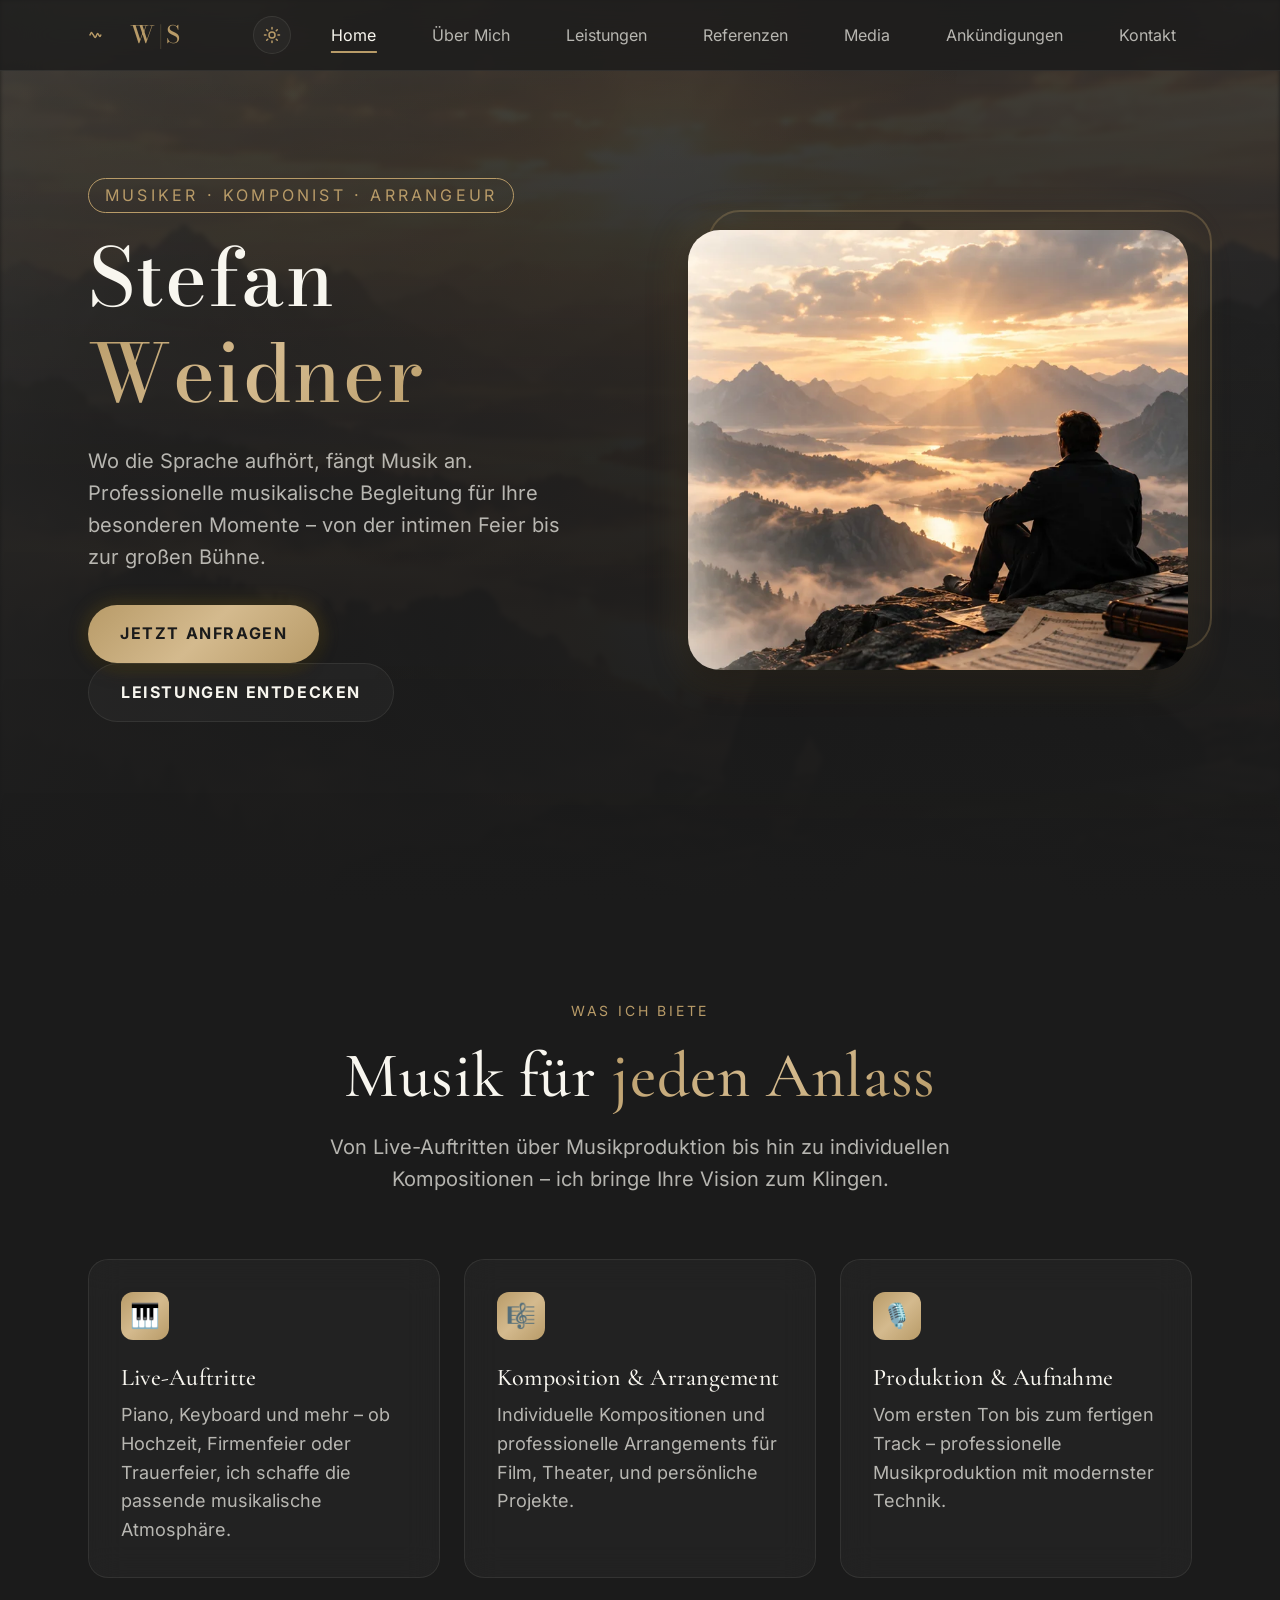
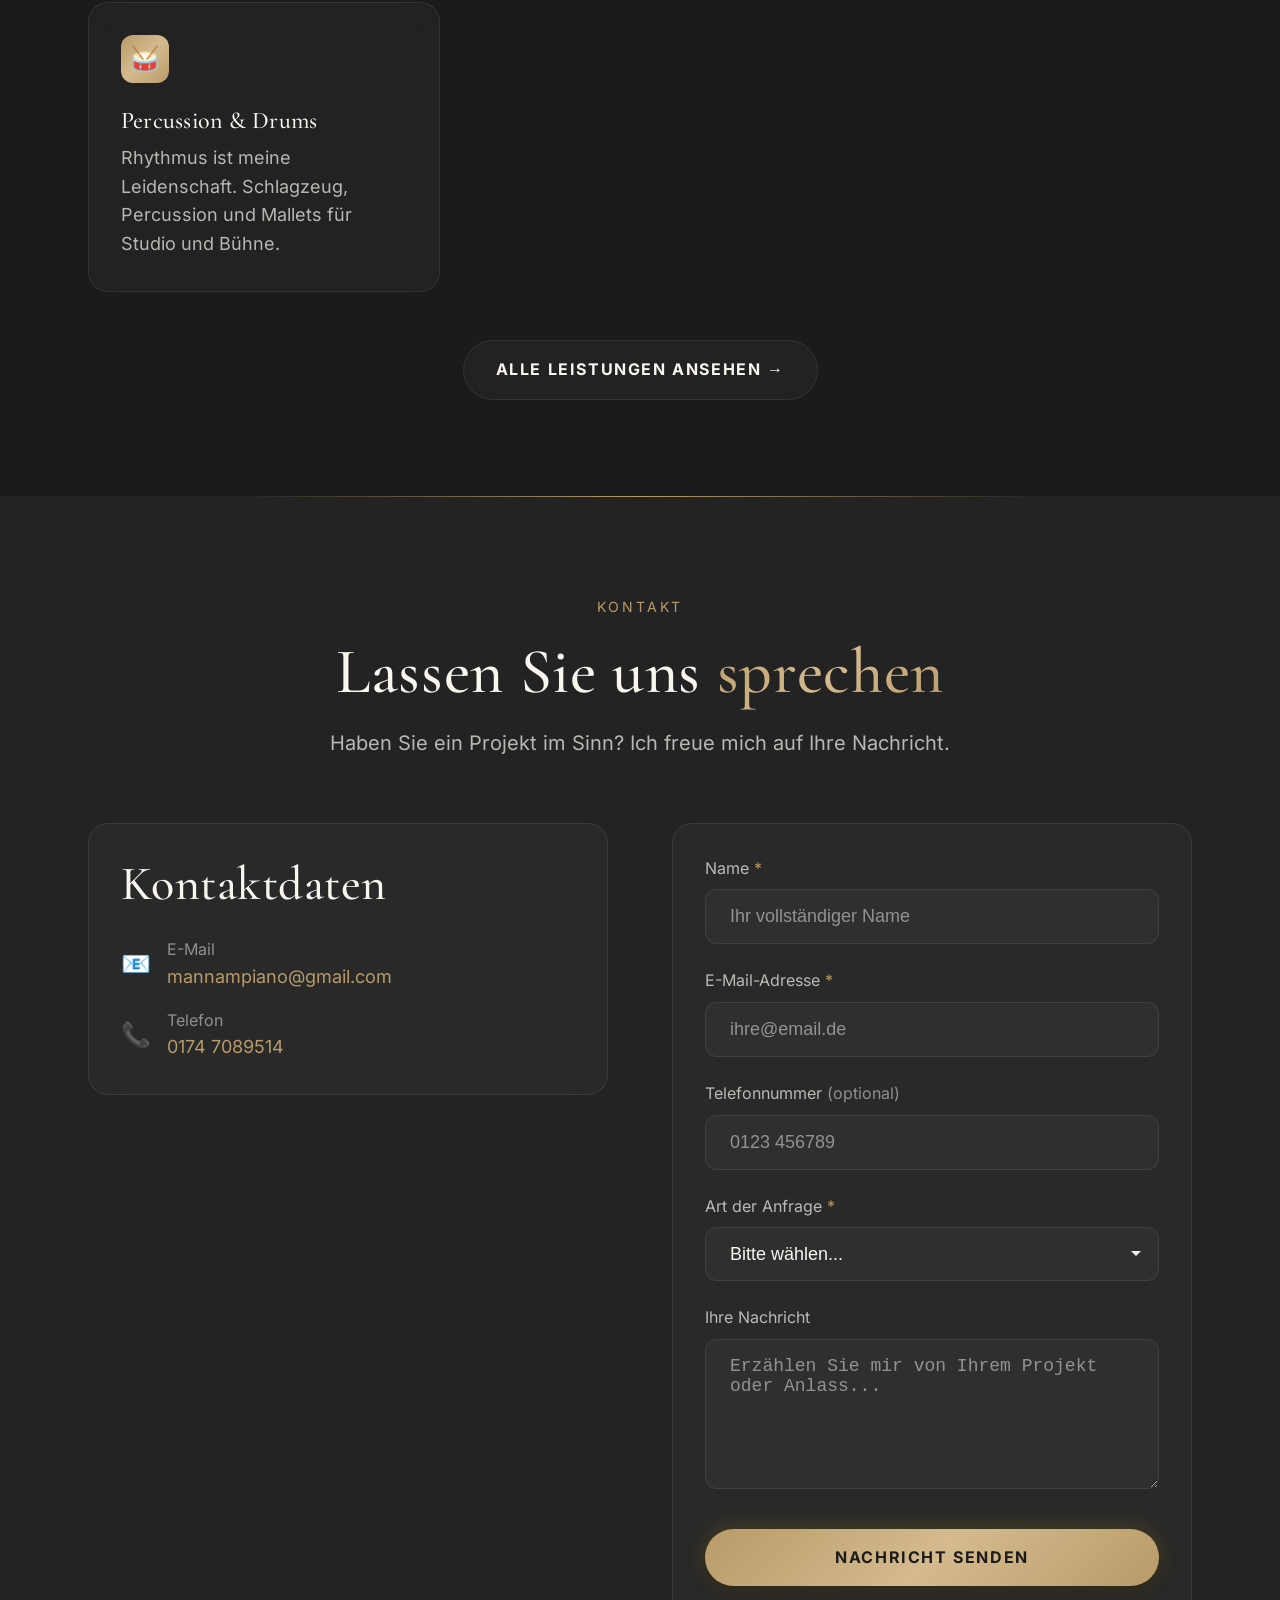
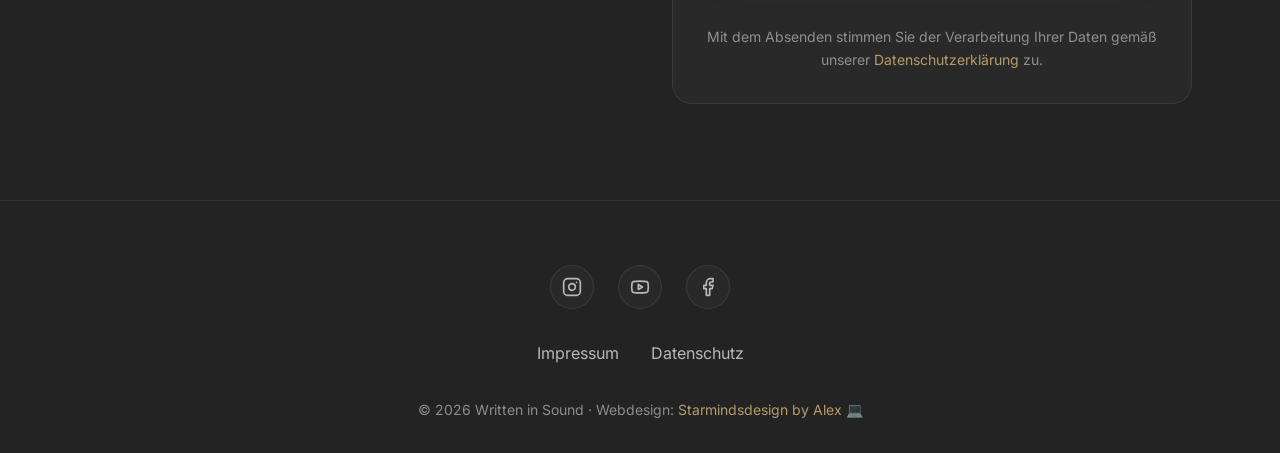
<file: index.html>
<!DOCTYPE html>
<html lang="de">

<head>
    <meta charset="UTF-8">
    <meta name="viewport" content="width=device-width, initial-scale=1.0">
    <script>
        (function () {
            try {
                if (localStorage.getItem('wis-theme') === 'light') {
                    document.documentElement.setAttribute('data-theme', 'light');
                }
            } catch (e) { }
        })();
    </script>
    <meta name="description"
        content="Written in Sound - Stefan Weidner: Professioneller Musiker, Komponist & Arrangeur. Live-Auftritte, Musikproduktion und Komposition für jeden Anlass.">
    <meta name="keywords"
        content="Musiker, Pianist, Komponist, Arrangeur, Musikproduktion, Live-Musik, Hochzeit, Events, Stuttgart, Uhingen">
    <meta name="author" content="Stefan Weidner">

    <!-- Open Graph / Social Media -->
    <meta property="og:type" content="website">
    <meta property="og:url" content="https://www.writteninsoundmusic.com/">
    <meta property="og:title" content="Written in Sound - Stefan Weidner | Musiker, Komponist & Arrangeur">
    <meta property="og:description"
        content="Professionelle Musik für jeden Anlass. Live-Auftritte, Komposition, Produktion und mehr.">
    <meta property="og:image" content="assets/images/hero-mountain.jpg">

    <!-- LLM Context Markers -->
    <meta name="llm:context"
        content="Written in Sound is a professional music service by Stefan Weidner, offering live performances, music composition, arrangement, and production services in the Stuttgart/Uhingen area of Germany.">

    <title>Written in Sound - Stefan Weidner | Musiker, Komponist & Arrangeur</title>

    <!-- Favicon -->
    <link rel="icon" type="image/png" href="assets/images/favicon.png">
    <link rel="apple-touch-icon" href="assets/images/favicon.png">

    <!-- Styles -->
    <link rel="stylesheet" href="css/style.css">

    <!-- Schema.org JSON-LD -->
    <script type="application/ld+json">
  {
    "@context": "https://schema.org",
    "@type": "MusicGroup",
    "name": "Written in Sound",
    "url": "https://www.writteninsoundmusic.com",
    "description": "Professionelle Musik für jeden Anlass - Live-Auftritte, Komposition, Produktion",
    "member": {
      "@type": "Person",
      "name": "Stefan Weidner",
      "jobTitle": "Musiker, Komponist & Arrangeur",
      "email": "mannampiano@gmail.com",
      "telephone": "+49 174 7089514",
      "address": {
        "@type": "PostalAddress",
        "streetAddress": "Bruckstr. 24",
        "addressLocality": "Uhingen",
        "postalCode": "73066",
        "addressCountry": "DE"
      }
    },
    "genre": ["Classical", "Pop", "Jazz", "Musical"],
    "sameAs": [
      "https://www.instagram.com/stefanmusic297/",
      "https://www.youtube.com/@dermannampiano",
      "https://www.facebook.com/stefanweidner85"
    ]
  }
  </script>
</head>

<body>
    <!-- Navigation -->
    <nav class="nav" role="navigation" aria-label="Hauptnavigation">
        <div class="container nav-container">
            <a href="index.html" class="nav-logo" aria-label="Written in Sound Startseite">
                <svg class="nav-logo-mark" viewBox="0 0 40 24" width="34" height="20" aria-hidden="true"
                    focusable="false">
                    <path class="wave-line wave-line-1" d="M2,12 C5,7 7,17 10,12 C12,9 13,15 15,12" />
                    <path class="wave-line wave-line-2" d="M2,12 C5,4 7,20 10,12 C12,7 13,17 15,12" />
                    <path class="wave-line wave-line-3" d="M2,12 C5,1 7,23 10,12 C12,5 13,19 15,12" />
                </svg>
                <span class="nav-logo-text">W<span class="nav-logo-divider">|</span>S</span>
            </a>

            <button class="theme-toggle" id="themeToggle" type="button" aria-label="Hell-/Dunkelmodus umschalten"
                aria-pressed="false">
                <svg class="theme-icon theme-icon-sun" viewBox="0 0 24 24" width="18" height="18" fill="none"
                    stroke="currentColor" stroke-width="2" stroke-linecap="round" stroke-linejoin="round"
                    aria-hidden="true">
                    <circle cx="12" cy="12" r="4"></circle>
                    <path
                        d="M12 2v2M12 20v2M4.93 4.93l1.41 1.41M17.66 17.66l1.41 1.41M2 12h2M20 12h2M4.93 19.07l1.41-1.41M17.66 6.34l1.41-1.41">
                    </path>
                </svg>
                <svg class="theme-icon theme-icon-moon" viewBox="0 0 24 24" width="18" height="18" fill="none"
                    stroke="currentColor" stroke-width="2" stroke-linecap="round" stroke-linejoin="round"
                    aria-hidden="true">
                    <path d="M21 12.79A9 9 0 1 1 11.21 3 7 7 0 0 0 21 12.79z"></path>
                </svg>
            </button>

            <button class="nav-toggle" aria-label="Menü öffnen" aria-expanded="false">
                <span></span>
                <span></span>
                <span></span>
            </button>

            <ul class="nav-links">
                <li><a href="index.html" class="nav-link active">Home</a></li>
                <li><a href="vita.html" class="nav-link">Über Mich</a></li>
                <li><a href="leistungen.html" class="nav-link">Leistungen</a></li>
                <li><a href="referenzen.html" class="nav-link">Referenzen</a></li>
                <li><a href="media.html" class="nav-link">Media</a></li>
                <li><a href="ankuendigungen.html" class="nav-link">Ankündigungen</a></li>
                <li><a href="#kontakt" class="nav-link">Kontakt</a></li>
            </ul>
        </div>
    </nav>

    <main>
        <!-- Hero Section -->
        <section class="hero" aria-labelledby="hero-title">
            <div class="hero-bg">
                <img src="assets/images/hero-mountain.webp" alt="" aria-hidden="true" loading="eager">
            </div>

            <div class="container">
                <div class="hero-content">
                    <div class="hero-text">
                        <span class="hero-subtitle">Musiker · Komponist · Arrangeur</span>
                        <h1 id="hero-title" class="hero-title">
                            Stefan <span class="text-gradient">Weidner</span>
                        </h1>
                        <p class="hero-description">
                            Wo die Sprache aufhört, fängt Musik an. Professionelle musikalische Begleitung für Ihre
                            besonderen Momente – von der intimen Feier bis zur großen Bühne.
                        </p>
                        <div class="hero-buttons">
                            <a href="#kontakt" class="btn btn-primary">Jetzt Anfragen</a>
                            <a href="leistungen.html" class="btn btn-secondary">Leistungen entdecken</a>
                        </div>
                    </div>

                    <div class="hero-image">
                        <img src="assets/images/hero-mountain.webp"
                            alt="Sonnenaufgang über den Bergen – Written in Sound" width="500" height="439">
                    </div>
                </div>
            </div>
        </section>

        <!-- Services Preview -->
        <section class="section" aria-labelledby="services-title">
            <div class="container">
                <header class="section-header">
                    <span class="section-label">Was ich biete</span>
                    <h2 id="services-title" class="section-title">Musik für <span class="text-gradient">jeden
                            Anlass</span></h2>
                    <p class="section-description">
                        Von Live-Auftritten über Musikproduktion bis hin zu individuellen Kompositionen – ich bringe
                        Ihre Vision zum Klingen.
                    </p>
                </header>

                <div class="bento-grid">
                    <article class="glass-card bento-item animate-on-scroll">
                        <div class="bento-icon">🎹</div>
                        <h3 class="bento-title">Live-Auftritte</h3>
                        <p class="bento-text">
                            Piano, Keyboard und mehr – ob Hochzeit, Firmenfeier oder Trauerfeier, ich schaffe die
                            passende musikalische Atmosphäre.
                        </p>
                    </article>

                    <article class="glass-card bento-item animate-on-scroll">
                        <div class="bento-icon">🎼</div>
                        <h3 class="bento-title">Komposition & Arrangement</h3>
                        <p class="bento-text">
                            Individuelle Kompositionen und professionelle Arrangements für Film, Theater, und
                            persönliche Projekte.
                        </p>
                    </article>

                    <article class="glass-card bento-item animate-on-scroll">
                        <div class="bento-icon">🎙️</div>
                        <h3 class="bento-title">Produktion & Aufnahme</h3>
                        <p class="bento-text">
                            Vom ersten Ton bis zum fertigen Track – professionelle Musikproduktion mit modernster
                            Technik.
                        </p>
                    </article>

                    <article class="glass-card bento-item animate-on-scroll">
                        <div class="bento-icon">🥁</div>
                        <h3 class="bento-title">Percussion & Drums</h3>
                        <p class="bento-text">
                            Rhythmus ist meine Leidenschaft. Schlagzeug, Percussion und Mallets für Studio und Bühne.
                        </p>
                    </article>
                </div>

                <div class="text-center" style="margin-top: var(--space-2xl);">
                    <a href="leistungen.html" class="btn btn-secondary">Alle Leistungen ansehen →</a>
                </div>
            </div>
        </section>

        <!-- Contact Section -->
        <section id="kontakt" class="section contact-section" aria-labelledby="contact-title">
            <div class="container">
                <header class="section-header">
                    <span class="section-label">Kontakt</span>
                    <h2 id="contact-title" class="section-title">Lassen Sie uns <span
                            class="text-gradient">sprechen</span></h2>
                    <p class="section-description">
                        Haben Sie ein Projekt im Sinn? Ich freue mich auf Ihre Nachricht.
                    </p>
                </header>

                <div class="contact-grid">
                    <div class="contact-info">
                        <div class="glass-card" style="padding: var(--space-xl);">
                            <h3 style="margin-bottom: var(--space-lg);">Kontaktdaten</h3>

                            <div style="display: flex; flex-direction: column; gap: var(--space-md);">
                                <div style="display: flex; align-items: center; gap: var(--space-md);">
                                    <span style="font-size: 1.5rem;">📧</span>
                                    <div>
                                        <p style="color: var(--color-text-muted); font-size: var(--text-sm);">E-Mail</p>
                                        <a href="mailto:mannampiano@gmail.com"
                                            style="color: var(--color-gold);">mannampiano@gmail.com</a>
                                    </div>
                                </div>

                                <div style="display: flex; align-items: center; gap: var(--space-md);">
                                    <span style="font-size: 1.5rem;">📞</span>
                                    <div>
                                        <p style="color: var(--color-text-muted); font-size: var(--text-sm);">Telefon
                                        </p>
                                        <a href="tel:+4917470895114" style="color: var(--color-gold);">0174 7089514</a>
                                    </div>
                                </div>


                            </div>
                        </div>
                    </div>

                    <form class="contact-form glass-card" style="padding: var(--space-xl);"
                        action="https://formsubmit.co/mannampiano@gmail.com" method="POST">
                        <!-- FormSubmit Configuration -->
                        <input type="hidden" name="_subject" value="Neue Anfrage über Written in Sound Website">
                        <input type="hidden" name="_next"
                            value="https://www.writteninsoundmusic.com/danke.html">
                        <input type="hidden" name="_captcha" value="false">

                        <!-- Honeytrap - Hidden from humans -->
                        <div class="ht-field" aria-hidden="true">
                            <label for="website">Website (nicht ausfüllen)</label>
                            <input type="text" name="website" id="website" tabindex="-1" autocomplete="off">
                        </div>

                        <div class="form-group">
                            <label for="name" class="form-label">Name <span class="required">*</span></label>
                            <input type="text" id="name" name="name" class="form-input"
                                placeholder="Ihr vollständiger Name" required>
                        </div>

                        <div class="form-group">
                            <label for="email" class="form-label">E-Mail-Adresse <span class="required">*</span></label>
                            <input type="email" id="email" name="email" class="form-input" placeholder="ihre@email.de"
                                required>
                        </div>

                        <div class="form-group">
                            <label for="phone" class="form-label">Telefonnummer <span
                                    style="color: var(--color-text-muted);">(optional)</span></label>
                            <input type="tel" id="phone" name="phone" class="form-input" placeholder="0123 456789">
                        </div>

                        <div class="form-group">
                            <label for="inquiry" class="form-label">Art der Anfrage <span
                                    class="required">*</span></label>
                            <select id="inquiry" name="inquiry" class="form-select" required>
                                <option value="">Bitte wählen...</option>
                                <option value="buchung">🎹 Buchungsanfrage (Live-Auftritte)</option>
                                <option value="komposition">🎼 Komposition & Arrangement</option>
                                <option value="produktion">🎙️ Produktion & Aufnahme</option>
                                <option value="beratung">💬 Beratungsgespräch</option>
                                <option value="sonstiges">📝 Sonstige Anfrage</option>
                            </select>
                        </div>

                        <div class="form-group">
                            <label for="message" class="form-label">Ihre Nachricht</label>
                            <textarea id="message" name="message" class="form-textarea"
                                placeholder="Erzählen Sie mir von Ihrem Projekt oder Anlass..."></textarea>
                        </div>

                        <div class="form-submit">
                            <button type="submit" class="btn btn-primary" style="width: 100%;">
                                Nachricht senden
                            </button>
                        </div>

                        <p
                            style="font-size: var(--text-xs); color: var(--color-text-muted); margin-top: var(--space-md); text-align: center;">
                            Mit dem Absenden stimmen Sie der Verarbeitung Ihrer Daten gemäß unserer
                            <a href="datenschutz.html" style="color: var(--color-gold);">Datenschutzerklärung</a> zu.
                        </p>
                    </form>
                </div>
            </div>
        </section>
    </main>

    <!-- Footer -->
    <footer class="footer" role="contentinfo">
        <div class="container footer-content">
            <div class="footer-social">
                <a href="https://www.instagram.com/stefanmusic297/" target="_blank" rel="noopener noreferrer"
                    class="social-link" aria-label="Instagram">
                    <svg xmlns="http://www.w3.org/2000/svg" width="20" height="20" viewBox="0 0 24 24" fill="none"
                        stroke="currentColor" stroke-width="2" stroke-linecap="round" stroke-linejoin="round">
                        <rect width="20" height="20" x="2" y="2" rx="5" ry="5" />
                        <path d="M16 11.37A4 4 0 1 1 12.63 8 4 4 0 0 1 16 11.37z" />
                        <line x1="17.5" x2="17.51" y1="6.5" y2="6.5" />
                    </svg>
                </a>
                <a href="https://www.youtube.com/@dermannampiano" target="_blank" rel="noopener noreferrer"
                    class="social-link" aria-label="YouTube">
                    <svg xmlns="http://www.w3.org/2000/svg" width="20" height="20" viewBox="0 0 24 24" fill="none"
                        stroke="currentColor" stroke-width="2" stroke-linecap="round" stroke-linejoin="round">
                        <path
                            d="M2.5 17a24.12 24.12 0 0 1 0-10 2 2 0 0 1 1.4-1.4 49.56 49.56 0 0 1 16.2 0A2 2 0 0 1 21.5 7a24.12 24.12 0 0 1 0 10 2 2 0 0 1-1.4 1.4 49.55 49.55 0 0 1-16.2 0A2 2 0 0 1 2.5 17" />
                        <path d="m10 15 5-3-5-3z" />
                    </svg>
                </a>
                <a href="https://www.facebook.com/stefanweidner85" target="_blank" rel="noopener noreferrer"
                    class="social-link" aria-label="Facebook">
                    <svg xmlns="http://www.w3.org/2000/svg" width="20" height="20" viewBox="0 0 24 24" fill="none"
                        stroke="currentColor" stroke-width="2" stroke-linecap="round" stroke-linejoin="round">
                        <path d="M18 2h-3a5 5 0 0 0-5 5v3H7v4h3v8h4v-8h3l1-4h-4V7a1 1 0 0 1 1-1h3z" />
                    </svg>
                </a>
            </div>

            <nav class="footer-links" aria-label="Footer Navigation">
                <a href="impressum.html" class="footer-link">Impressum</a>
                <a href="datenschutz.html" class="footer-link">Datenschutz</a>
            </nav>

            <p class="footer-copyright">
                © 2026 Written in Sound · Webdesign: <a href="#">Starmindsdesign by Alex</a> 💻
            </p>
        </div>
    </footer>

    <script src="js/main.js"></script>
</body>

</html>
</file>
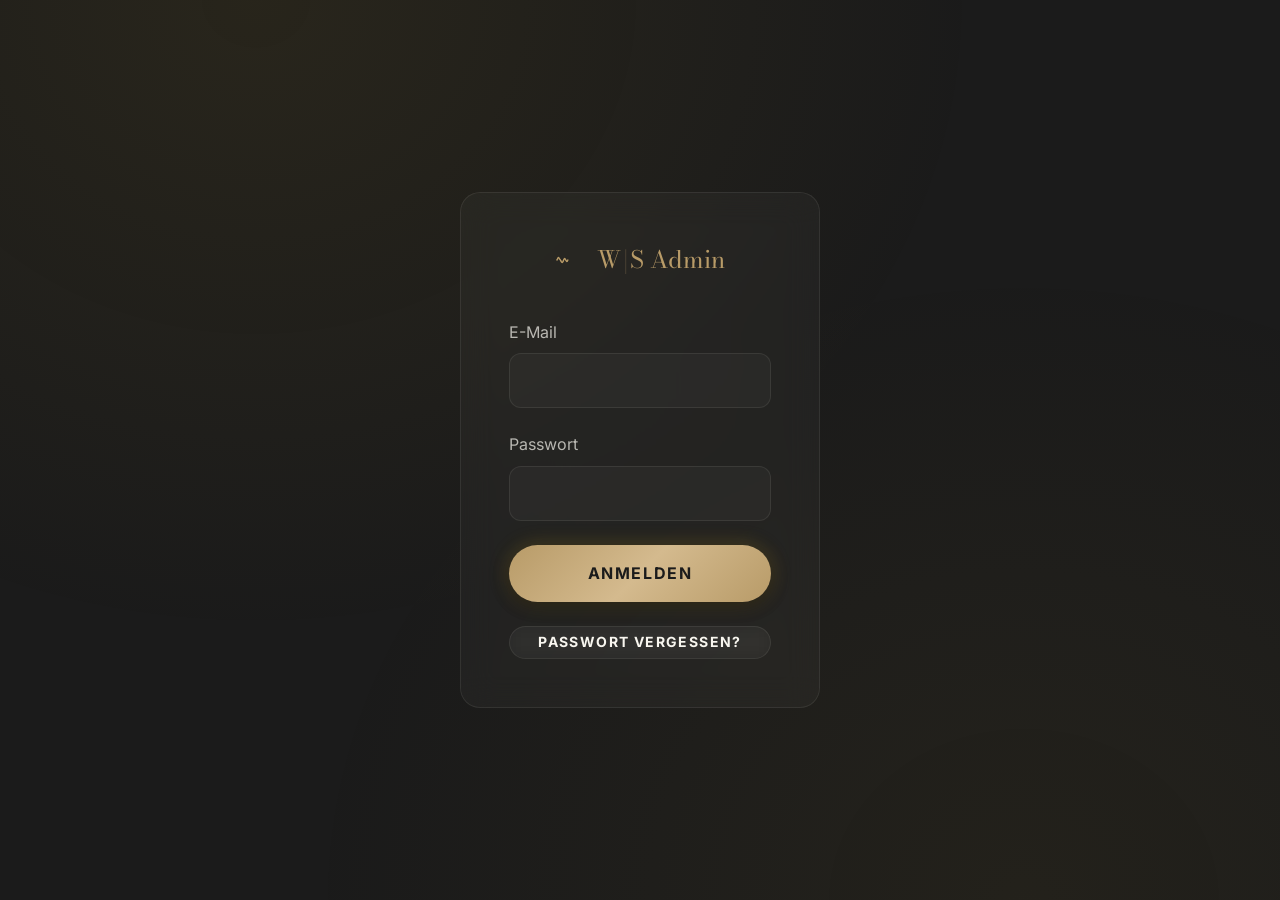
<file: admin/index.html>
<!DOCTYPE html>
<html lang="de">

<head>
    <meta charset="UTF-8">
    <meta name="viewport" content="width=device-width, initial-scale=1.0">
    <meta name="robots" content="noindex, nofollow">
    <title>Admin - Written in Sound</title>
    <link rel="icon" type="image/png" href="../assets/images/favicon.png">
    <link rel="stylesheet" href="../css/style.css">
    <link rel="stylesheet" href="css/admin.css">
</head>

<body>
    <!-- ========== Login-Bildschirm ========== -->
    <div id="loginScreen" class="login-screen">
        <form id="loginForm" class="login-card">
            <div class="login-logo">
                <svg viewBox="0 0 40 24" width="34" height="20" aria-hidden="true">
                    <path class="wave-line wave-line-1" d="M2,12 C5,7 7,17 10,12 C12,9 13,15 15,12" />
                    <path class="wave-line wave-line-2" d="M2,12 C5,4 7,20 10,12 C12,7 13,17 15,12" />
                    <path class="wave-line wave-line-3" d="M2,12 C5,1 7,23 10,12 C12,5 13,19 15,12" />
                </svg>
                <span>W<span class="nav-logo-divider">|</span>S Admin</span>
            </div>
            <div class="form-group">
                <label class="form-label" for="loginEmail">E-Mail</label>
                <input class="form-input" type="email" id="loginEmail" required autocomplete="username">
            </div>
            <div class="form-group">
                <label class="form-label" for="loginPassword">Passwort</label>
                <input class="form-input" type="password" id="loginPassword" required autocomplete="current-password">
            </div>
            <p id="loginError" class="form-error" style="display:none;"></p>
            <p id="loginSuccess" class="form-error" style="display:none; color:#4ade80;"></p>
            <button type="submit" class="btn btn-primary" style="width:100%;">Anmelden</button>
            <button type="button" id="forgotPasswordBtn" class="btn btn-secondary admin-btn-sm"
                style="width:100%;">Passwort vergessen?</button>
        </form>
    </div>

    <!-- ========== Admin-App (3 Spalten) ========== -->
    <div id="adminApp" class="admin-app" hidden>
        <header class="admin-topbar">
            <div class="admin-brand">
                <svg viewBox="0 0 40 24" width="28" height="17" aria-hidden="true">
                    <path class="wave-line wave-line-1" d="M2,12 C5,7 7,17 10,12 C12,9 13,15 15,12" />
                    <path class="wave-line wave-line-2" d="M2,12 C5,4 7,20 10,12 C12,7 13,17 15,12" />
                    <path class="wave-line wave-line-3" d="M2,12 C5,1 7,23 10,12 C12,5 13,19 15,12" />
                </svg>
                <span>Admin</span>
            </div>
            <div class="admin-user">
                <span id="currentUserLabel"></span>
                <button id="logoutBtn" class="btn btn-secondary admin-btn-sm">Abmelden</button>
            </div>
        </header>

        <div class="admin-columns">
            <!-- Links: Seitenbaum -->
            <nav class="admin-col admin-col-pages" aria-label="Seiten">
                <h2 class="admin-col-title">Seiten</h2>
                <ul id="pageTree" class="page-tree"></ul>

                <h2 class="admin-col-title" id="teamNavTitle" style="margin-top: var(--space-xl);" hidden>Verwaltung</h2>
                <ul class="page-tree" id="ownerNavList" hidden>
                    <li><button type="button" class="page-tree-item" id="teamNavBtn">Team</button></li>
                </ul>
            </nav>

            <!-- Mitte: Live-Vorschau -->
            <section class="admin-col admin-col-preview" aria-label="Vorschau">
                <h2 class="admin-col-title">Vorschau</h2>
                <div id="previewFrame" class="preview-frame">
                    <div id="previewContent" class="preview-content"></div>
                </div>
            </section>

            <!-- Rechts: Bearbeiten -->
            <aside class="admin-col admin-col-editor" aria-label="Bearbeiten">
                <h2 class="admin-col-title">Bearbeiten</h2>
                <div id="blockList" class="block-list"></div>
                <div class="add-block-row">
                    <select id="newBlockType" class="form-select">
                        <option value="heading">Überschrift</option>
                        <option value="richtext">Textblock</option>
                        <option value="image">Bild</option>
                        <option value="button">Button</option>
                        <option value="divider">Trennlinie</option>
                    </select>
                    <button id="addBlockBtn" class="btn btn-secondary admin-btn-sm">+ Block hinzufügen</button>
                </div>
            </aside>
        </div>
    </div>

    <!-- Link-Popover (Text + URL) -->
    <div id="linkPopover" class="link-popover" hidden>
        <div class="form-group">
            <label class="form-label" for="linkTextInput">Angezeigter Text</label>
            <input class="form-input" type="text" id="linkTextInput">
        </div>
        <div class="form-group">
            <label class="form-label" for="linkUrlInput">URL</label>
            <input class="form-input" type="url" id="linkUrlInput" placeholder="https://">
        </div>
        <div class="link-popover-actions">
            <button id="linkCancelBtn" class="btn btn-secondary admin-btn-sm" type="button">Abbrechen</button>
            <button id="linkInsertBtn" class="btn btn-primary admin-btn-sm" type="button">Einfügen</button>
        </div>
    </div>

    <script src="js/admin.js"></script>
</body>

</html>
</file>
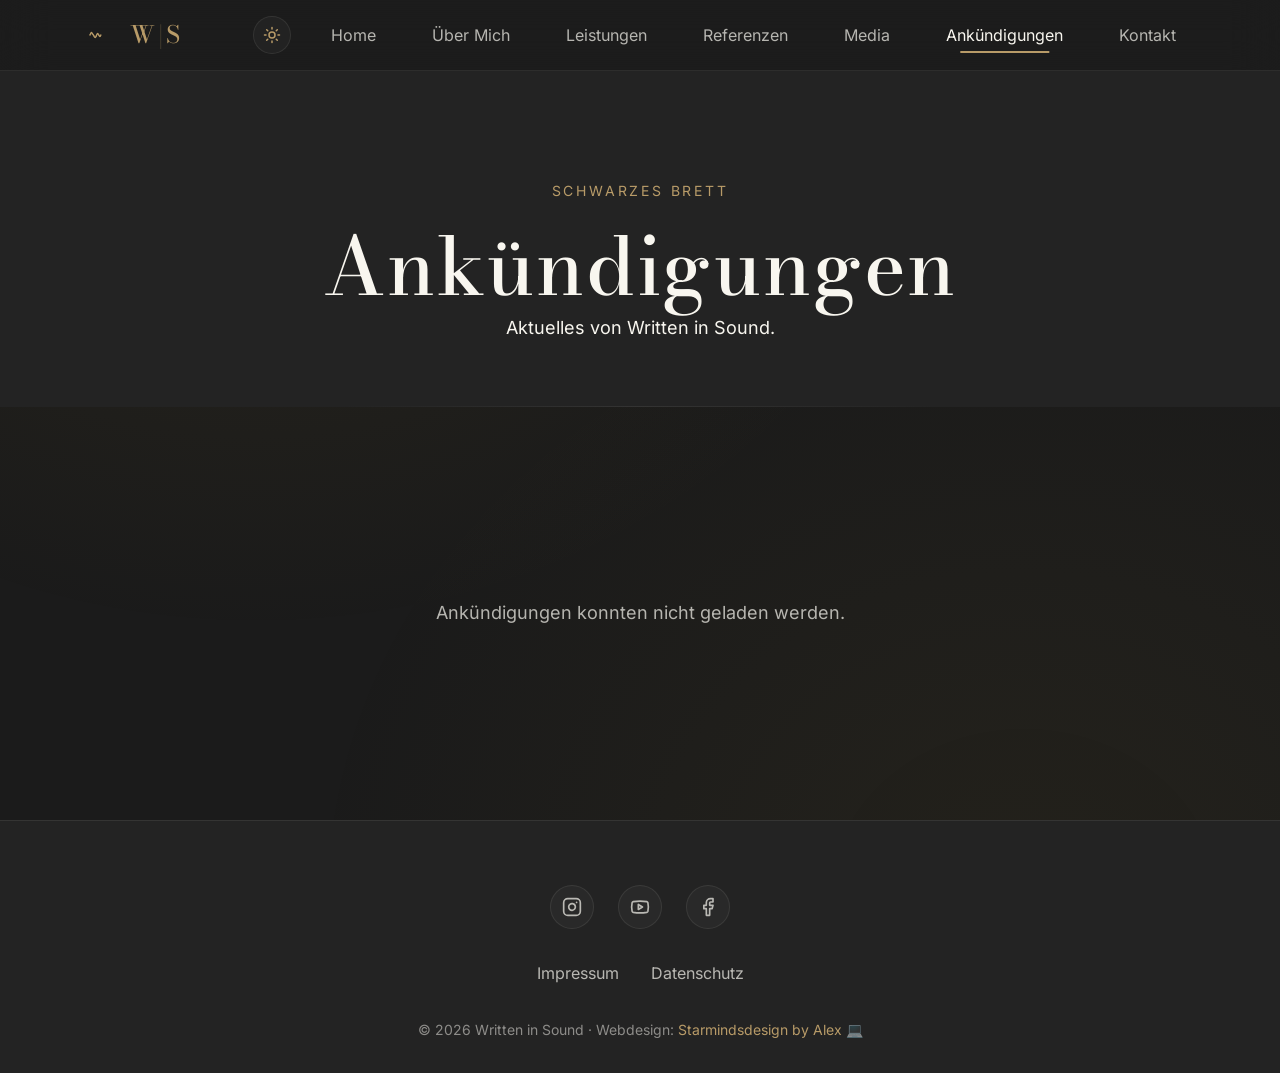
<file: ankuendigungen.html>
<!DOCTYPE html>
<html lang="de">

<head>
    <meta charset="UTF-8">
    <meta name="viewport" content="width=device-width, initial-scale=1.0">
    <script>
        (function () {
            try {
                if (localStorage.getItem('wis-theme') === 'light') {
                    document.documentElement.setAttribute('data-theme', 'light');
                }
            } catch (e) { }
        })();
    </script>
    <meta name="description" content="Aktuelle Ankündigungen von Written in Sound - Stefan Weidner.">

    <meta property="og:title" content="Ankündigungen - Written in Sound">
    <meta property="og:description" content="Aktuelle Ankündigungen von Stefan Weidner.">

    <title>Ankündigungen - Written in Sound | Stefan Weidner</title>

    <!-- Favicon -->
    <link rel="icon" type="image/png" href="assets/images/favicon.png">
    <link rel="apple-touch-icon" href="assets/images/favicon.png">

    <link rel="stylesheet" href="css/style.css">
</head>

<body>
    <!-- Navigation -->
    <nav class="nav" role="navigation" aria-label="Hauptnavigation">
        <div class="container nav-container">
            <a href="index.html" class="nav-logo" aria-label="Written in Sound Startseite">
                <svg class="nav-logo-mark" viewBox="0 0 40 24" width="34" height="20" aria-hidden="true"
                    focusable="false">
                    <path class="wave-line wave-line-1" d="M2,12 C5,7 7,17 10,12 C12,9 13,15 15,12" />
                    <path class="wave-line wave-line-2" d="M2,12 C5,4 7,20 10,12 C12,7 13,17 15,12" />
                    <path class="wave-line wave-line-3" d="M2,12 C5,1 7,23 10,12 C12,5 13,19 15,12" />
                </svg>
                <span class="nav-logo-text">W<span class="nav-logo-divider">|</span>S</span>
            </a>

            <button class="theme-toggle" id="themeToggle" type="button" aria-label="Hell-/Dunkelmodus umschalten"
                aria-pressed="false">
                <svg class="theme-icon theme-icon-sun" viewBox="0 0 24 24" width="18" height="18" fill="none"
                    stroke="currentColor" stroke-width="2" stroke-linecap="round" stroke-linejoin="round"
                    aria-hidden="true">
                    <circle cx="12" cy="12" r="4"></circle>
                    <path
                        d="M12 2v2M12 20v2M4.93 4.93l1.41 1.41M17.66 17.66l1.41 1.41M2 12h2M20 12h2M4.93 19.07l1.41-1.41M17.66 6.34l1.41-1.41">
                    </path>
                </svg>
                <svg class="theme-icon theme-icon-moon" viewBox="0 0 24 24" width="18" height="18" fill="none"
                    stroke="currentColor" stroke-width="2" stroke-linecap="round" stroke-linejoin="round"
                    aria-hidden="true">
                    <path d="M21 12.79A9 9 0 1 1 11.21 3 7 7 0 0 0 21 12.79z"></path>
                </svg>
            </button>

            <button class="nav-toggle" aria-label="Menü öffnen" aria-expanded="false">
                <span></span>
                <span></span>
                <span></span>
            </button>

            <ul class="nav-links">
                <li><a href="index.html" class="nav-link">Home</a></li>
                <li><a href="vita.html" class="nav-link">Über Mich</a></li>
                <li><a href="leistungen.html" class="nav-link">Leistungen</a></li>
                <li><a href="referenzen.html" class="nav-link">Referenzen</a></li>
                <li><a href="media.html" class="nav-link">Media</a></li>
                <li><a href="ankuendigungen.html" class="nav-link active">Ankündigungen</a></li>
                <li><a href="index.html#kontakt" class="nav-link">Kontakt</a></li>
            </ul>
        </div>
    </nav>

    <main>
        <!-- Page Header -->
        <header class="page-header">
            <div class="container">
                <span class="section-label">Schwarzes Brett</span>
                <h1>Ankündigungen</h1>
                <p>Aktuelles von Written in Sound.</p>
            </div>
        </header>

        <section class="section">
            <div class="container">
                <div id="announcementsList" class="announcements-list">
                    <div class="announcements-loading">Lädt...</div>
                </div>
            </div>
        </section>
    </main>

    <!-- Footer -->
    <footer class="footer" role="contentinfo">
        <div class="container footer-content">
            <div class="footer-social">
                <a href="https://www.instagram.com/stefanmusic297/" target="_blank" rel="noopener noreferrer"
                    class="social-link" aria-label="Instagram">
                    <svg xmlns="http://www.w3.org/2000/svg" width="20" height="20" viewBox="0 0 24 24" fill="none"
                        stroke="currentColor" stroke-width="2" stroke-linecap="round" stroke-linejoin="round">
                        <rect width="20" height="20" x="2" y="2" rx="5" ry="5" />
                        <path d="M16 11.37A4 4 0 1 1 12.63 8 4 4 0 0 1 16 11.37z" />
                        <line x1="17.5" x2="17.51" y1="6.5" y2="6.5" />
                    </svg>
                </a>
                <a href="https://www.youtube.com/@dermannampiano" target="_blank" rel="noopener noreferrer"
                    class="social-link" aria-label="YouTube">
                    <svg xmlns="http://www.w3.org/2000/svg" width="20" height="20" viewBox="0 0 24 24" fill="none"
                        stroke="currentColor" stroke-width="2" stroke-linecap="round" stroke-linejoin="round">
                        <path
                            d="M2.5 17a24.12 24.12 0 0 1 0-10 2 2 0 0 1 1.4-1.4 49.56 49.56 0 0 1 16.2 0A2 2 0 0 1 21.5 7a24.12 24.12 0 0 1 0 10 2 2 0 0 1-1.4 1.4 49.55 49.55 0 0 1-16.2 0A2 2 0 0 1 2.5 17" />
                        <path d="m10 15 5-3-5-3z" />
                    </svg>
                </a>
                <a href="https://www.facebook.com/stefanweidner85" target="_blank" rel="noopener noreferrer"
                    class="social-link" aria-label="Facebook">
                    <svg xmlns="http://www.w3.org/2000/svg" width="20" height="20" viewBox="0 0 24 24" fill="none"
                        stroke="currentColor" stroke-width="2" stroke-linecap="round" stroke-linejoin="round">
                        <path d="M18 2h-3a5 5 0 0 0-5 5v3H7v4h3v8h4v-8h3l1-4h-4V7a1 1 0 0 1 1-1h3z" />
                    </svg>
                </a>
            </div>

            <nav class="footer-links" aria-label="Footer Navigation">
                <a href="impressum.html" class="footer-link">Impressum</a>
                <a href="datenschutz.html" class="footer-link">Datenschutz</a>
            </nav>

            <p class="footer-copyright">
                © 2026 Written in Sound · Webdesign: <a href="#">Starmindsdesign by Alex</a> 💻
            </p>
        </div>
    </footer>

    <script src="js/main.js"></script>
    <script src="js/announcements.js"></script>
</body>

</html>
</file>
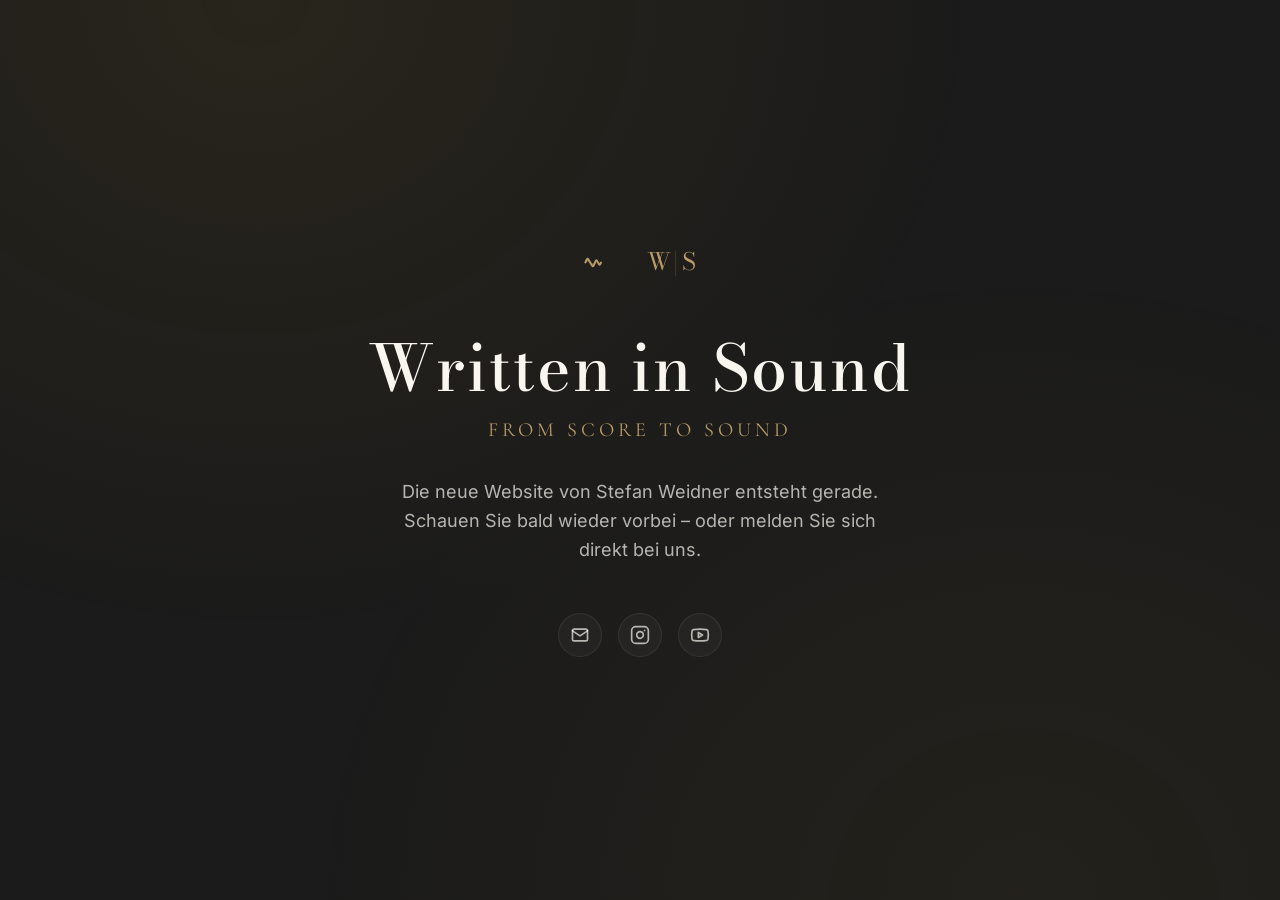
<file: coming-soon.html>
<!DOCTYPE html>
<html lang="de">

<head>
    <meta charset="UTF-8">
    <meta name="viewport" content="width=device-width, initial-scale=1.0">
    <script>
        (function () {
            try {
                if (localStorage.getItem('wis-theme') === 'light') {
                    document.documentElement.setAttribute('data-theme', 'light');
                }
            } catch (e) { }
        })();
    </script>
    <meta name="robots" content="noindex">
    <meta name="description" content="Written in Sound - Stefan Weidner. Die neue Website entsteht gerade.">
    <title>Written in Sound - Demnächst verfügbar</title>

    <link rel="icon" type="image/png" href="assets/images/favicon.png">
    <link rel="apple-touch-icon" href="assets/images/favicon.png">
    <link rel="stylesheet" href="css/style.css">

    <style>
        .cs-wrap {
            min-height: 100vh;
            display: flex;
            flex-direction: column;
            align-items: center;
            justify-content: center;
            text-align: center;
            padding: var(--space-xl);
        }

        .cs-logo {
            display: flex;
            align-items: center;
            gap: var(--space-md);
            margin-bottom: var(--space-2xl);
        }

        .cs-logo .wave-line {
            fill: none;
            stroke: var(--color-gold);
            stroke-width: 1.4;
            stroke-linecap: round;
        }

        .cs-logo .wave-line-1 {
            opacity: 0.45;
        }

        .cs-logo .wave-line-2 {
            opacity: 0.7;
        }

        .cs-logo-text {
            font-family: var(--font-display);
            font-size: var(--text-xl);
            color: var(--color-gold);
            letter-spacing: 0.05em;
        }

        .cs-title {
            font-family: var(--font-display);
            font-size: var(--text-4xl);
            letter-spacing: 0.03em;
            margin-bottom: var(--space-sm);
        }

        .cs-claim {
            font-family: var(--font-secondary);
            color: var(--color-gold);
            font-size: var(--text-lg);
            letter-spacing: 0.2em;
            text-transform: uppercase;
            margin-bottom: var(--space-xl);
        }

        .cs-text {
            max-width: 480px;
            color: var(--color-text-secondary);
            margin-bottom: var(--space-2xl);
        }

        .cs-social {
            display: flex;
            gap: var(--space-md);
        }
    </style>
</head>

<body>
    <div class="cs-wrap">
        <div class="cs-logo">
            <svg viewBox="0 0 40 24" width="48" height="29" aria-hidden="true">
                <path class="wave-line wave-line-1" d="M2,12 C5,7 7,17 10,12 C12,9 13,15 15,12" />
                <path class="wave-line wave-line-2" d="M2,12 C5,4 7,20 10,12 C12,7 13,17 15,12" />
                <path class="wave-line wave-line-3" d="M2,12 C5,1 7,23 10,12 C12,5 13,19 15,12" />
            </svg>
            <span class="cs-logo-text">W<span class="nav-logo-divider">|</span>S</span>
        </div>

        <h1 class="cs-title">Written in Sound</h1>
        <p class="cs-claim">From Score to Sound</p>
        <p class="cs-text">
            Die neue Website von Stefan Weidner entsteht gerade.
            Schauen Sie bald wieder vorbei – oder melden Sie sich direkt bei uns.
        </p>

        <div class="cs-social">
            <a href="mailto:mannampiano@gmail.com" class="social-link" aria-label="E-Mail">
                <svg xmlns="http://www.w3.org/2000/svg" width="20" height="20" viewBox="0 0 24 24" fill="none"
                    stroke="currentColor" stroke-width="2" stroke-linecap="round" stroke-linejoin="round">
                    <rect x="3" y="5" width="18" height="14" rx="2" />
                    <path d="m3 7 9 6 9-6" />
                </svg>
            </a>
            <a href="https://www.instagram.com/stefanmusic297/" target="_blank" rel="noopener noreferrer"
                class="social-link" aria-label="Instagram">
                <svg xmlns="http://www.w3.org/2000/svg" width="20" height="20" viewBox="0 0 24 24" fill="none"
                    stroke="currentColor" stroke-width="2" stroke-linecap="round" stroke-linejoin="round">
                    <rect width="20" height="20" x="2" y="2" rx="5" ry="5" />
                    <path d="M16 11.37A4 4 0 1 1 12.63 8 4 4 0 0 1 16 11.37z" />
                    <line x1="17.5" x2="17.51" y1="6.5" y2="6.5" />
                </svg>
            </a>
            <a href="https://www.youtube.com/@dermannampiano" target="_blank" rel="noopener noreferrer"
                class="social-link" aria-label="YouTube">
                <svg xmlns="http://www.w3.org/2000/svg" width="20" height="20" viewBox="0 0 24 24" fill="none"
                    stroke="currentColor" stroke-width="2" stroke-linecap="round" stroke-linejoin="round">
                    <path
                        d="M2.5 17a24.12 24.12 0 0 1 0-10 2 2 0 0 1 1.4-1.4 49.56 49.56 0 0 1 16.2 0A2 2 0 0 1 21.5 7a24.12 24.12 0 0 1 0 10 2 2 0 0 1-1.4 1.4 49.55 49.55 0 0 1-16.2 0A2 2 0 0 1 2.5 17" />
                    <path d="m10 15 5-3-5-3z" />
                </svg>
            </a>
        </div>
    </div>
</body>

</html>
</file>
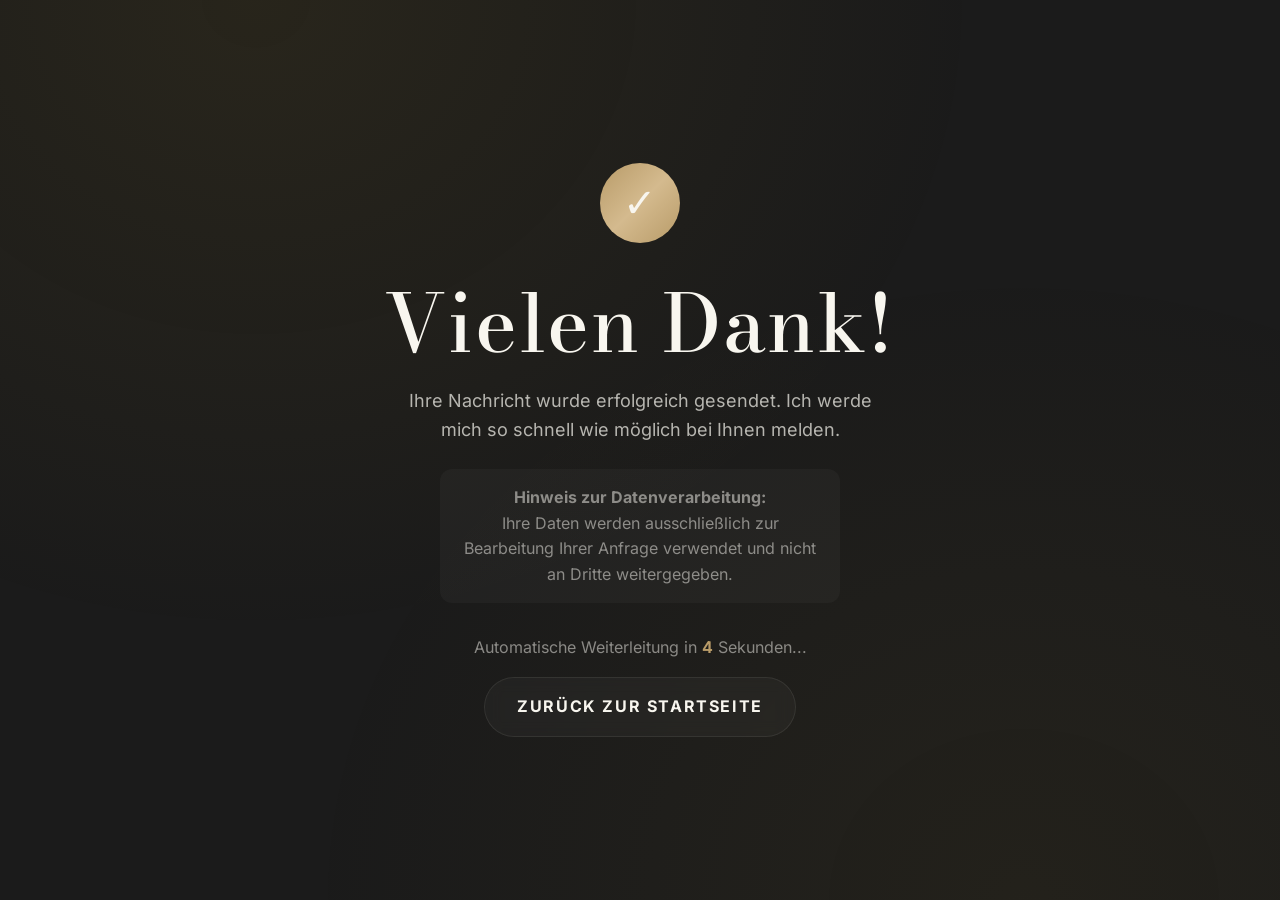
<file: danke.html>
<!DOCTYPE html>
<html lang="de">

<head>
    <meta charset="UTF-8">
    <meta name="viewport" content="width=device-width, initial-scale=1.0">
    <script>
        (function () {
            try {
                if (localStorage.getItem('wis-theme') === 'light') {
                    document.documentElement.setAttribute('data-theme', 'light');
                }
            } catch (e) { }
        })();
    </script>
    <meta name="robots" content="noindex">
    <title>Vielen Dank! - Written in Sound</title>

    <!-- Favicon -->
    <link rel="icon" type="image/png" href="assets/images/favicon.png">
    <link rel="apple-touch-icon" href="assets/images/favicon.png">

    <link rel="stylesheet" href="css/style.css">
</head>

<body>
    <div class="thankyou-container">
        <div class="thankyou-icon">✓</div>

        <h1 class="thankyou-title">Vielen Dank!</h1>

        <p class="thankyou-text">
            Ihre Nachricht wurde erfolgreich gesendet. Ich werde mich so schnell wie möglich bei Ihnen melden.
        </p>

        <div class="thankyou-privacy">
            <strong>Hinweis zur Datenverarbeitung:</strong><br>
            Ihre Daten werden ausschließlich zur Bearbeitung Ihrer Anfrage verwendet und nicht an Dritte weitergegeben.
        </div>

        <p class="redirect-notice">
            Automatische Weiterleitung in <span id="countdown">5</span> Sekunden...
        </p>

        <a href="index.html" class="btn btn-secondary" style="margin-top: var(--space-md);">
            Zurück zur Startseite
        </a>
    </div>

    <script src="js/main.js"></script>
    <script>
        // Initialize redirect countdown
        initRedirect(5);
    </script>
</body>

</html>
</file>
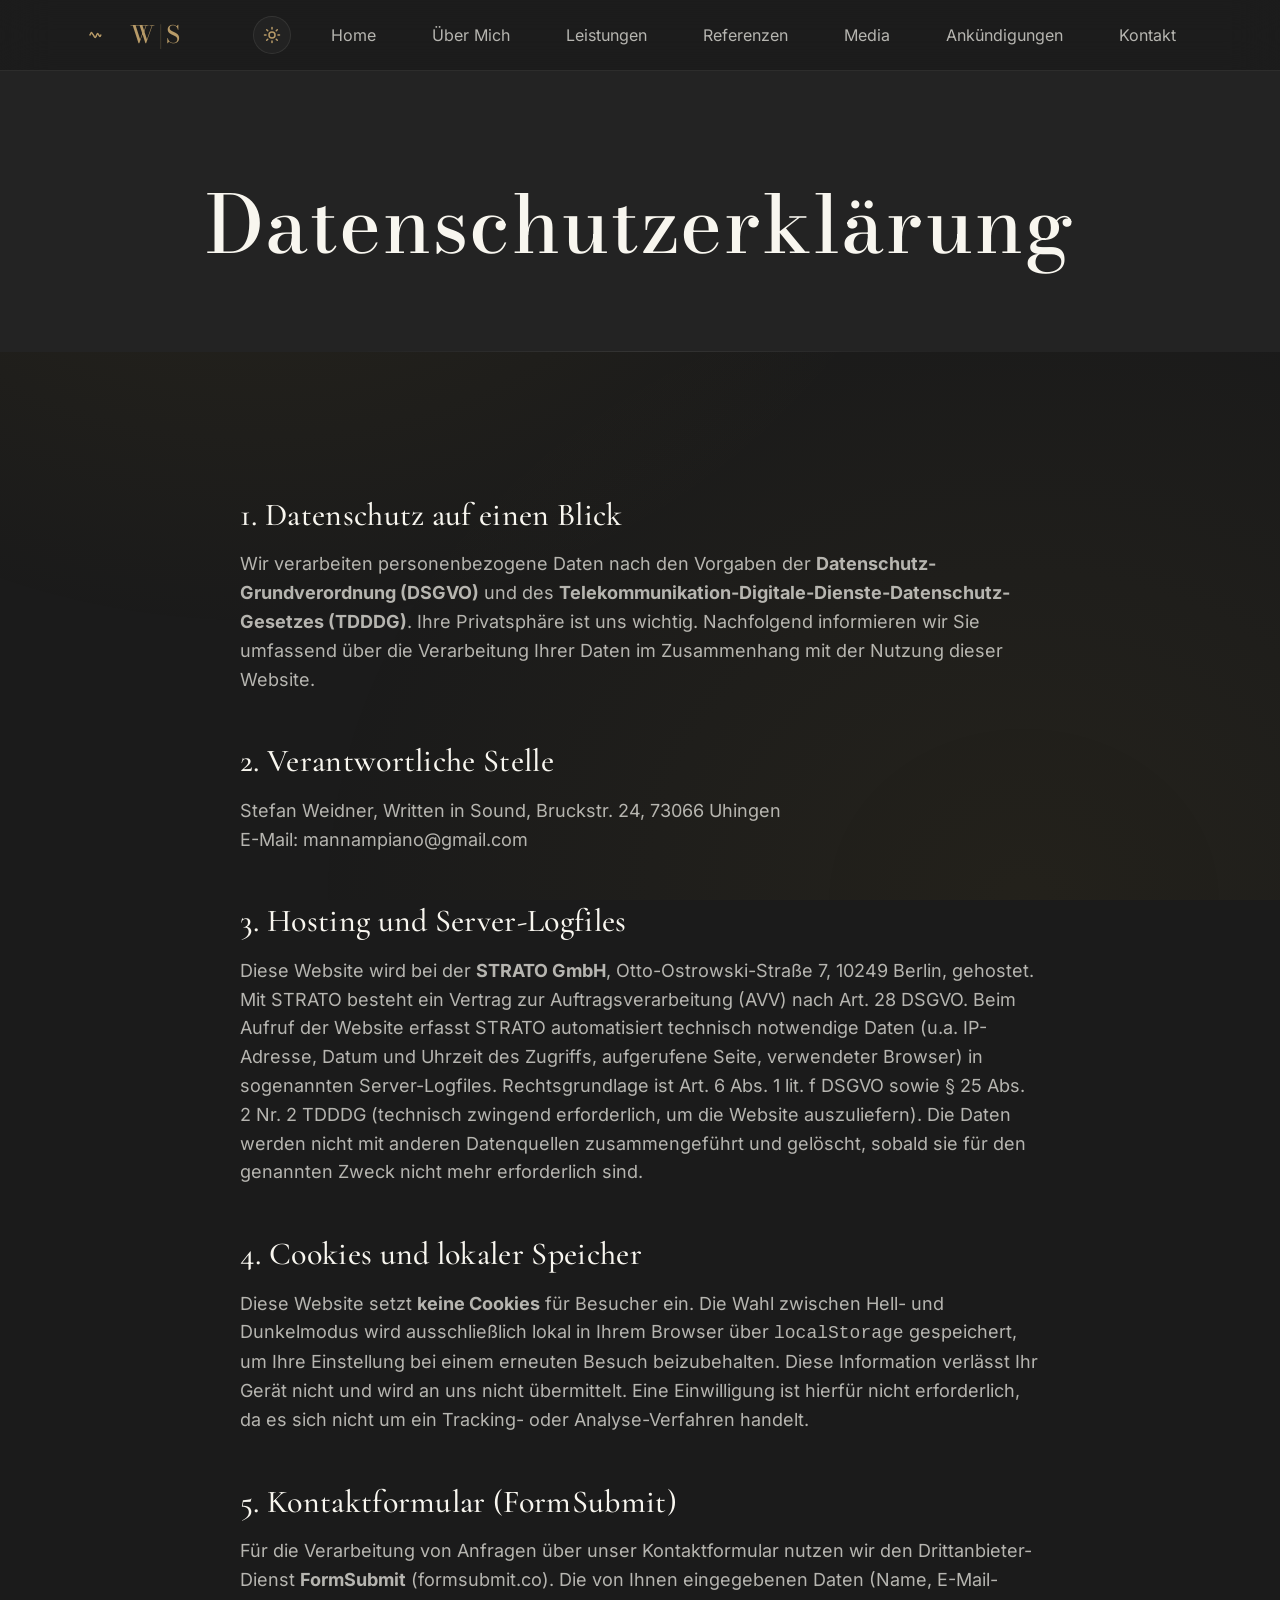
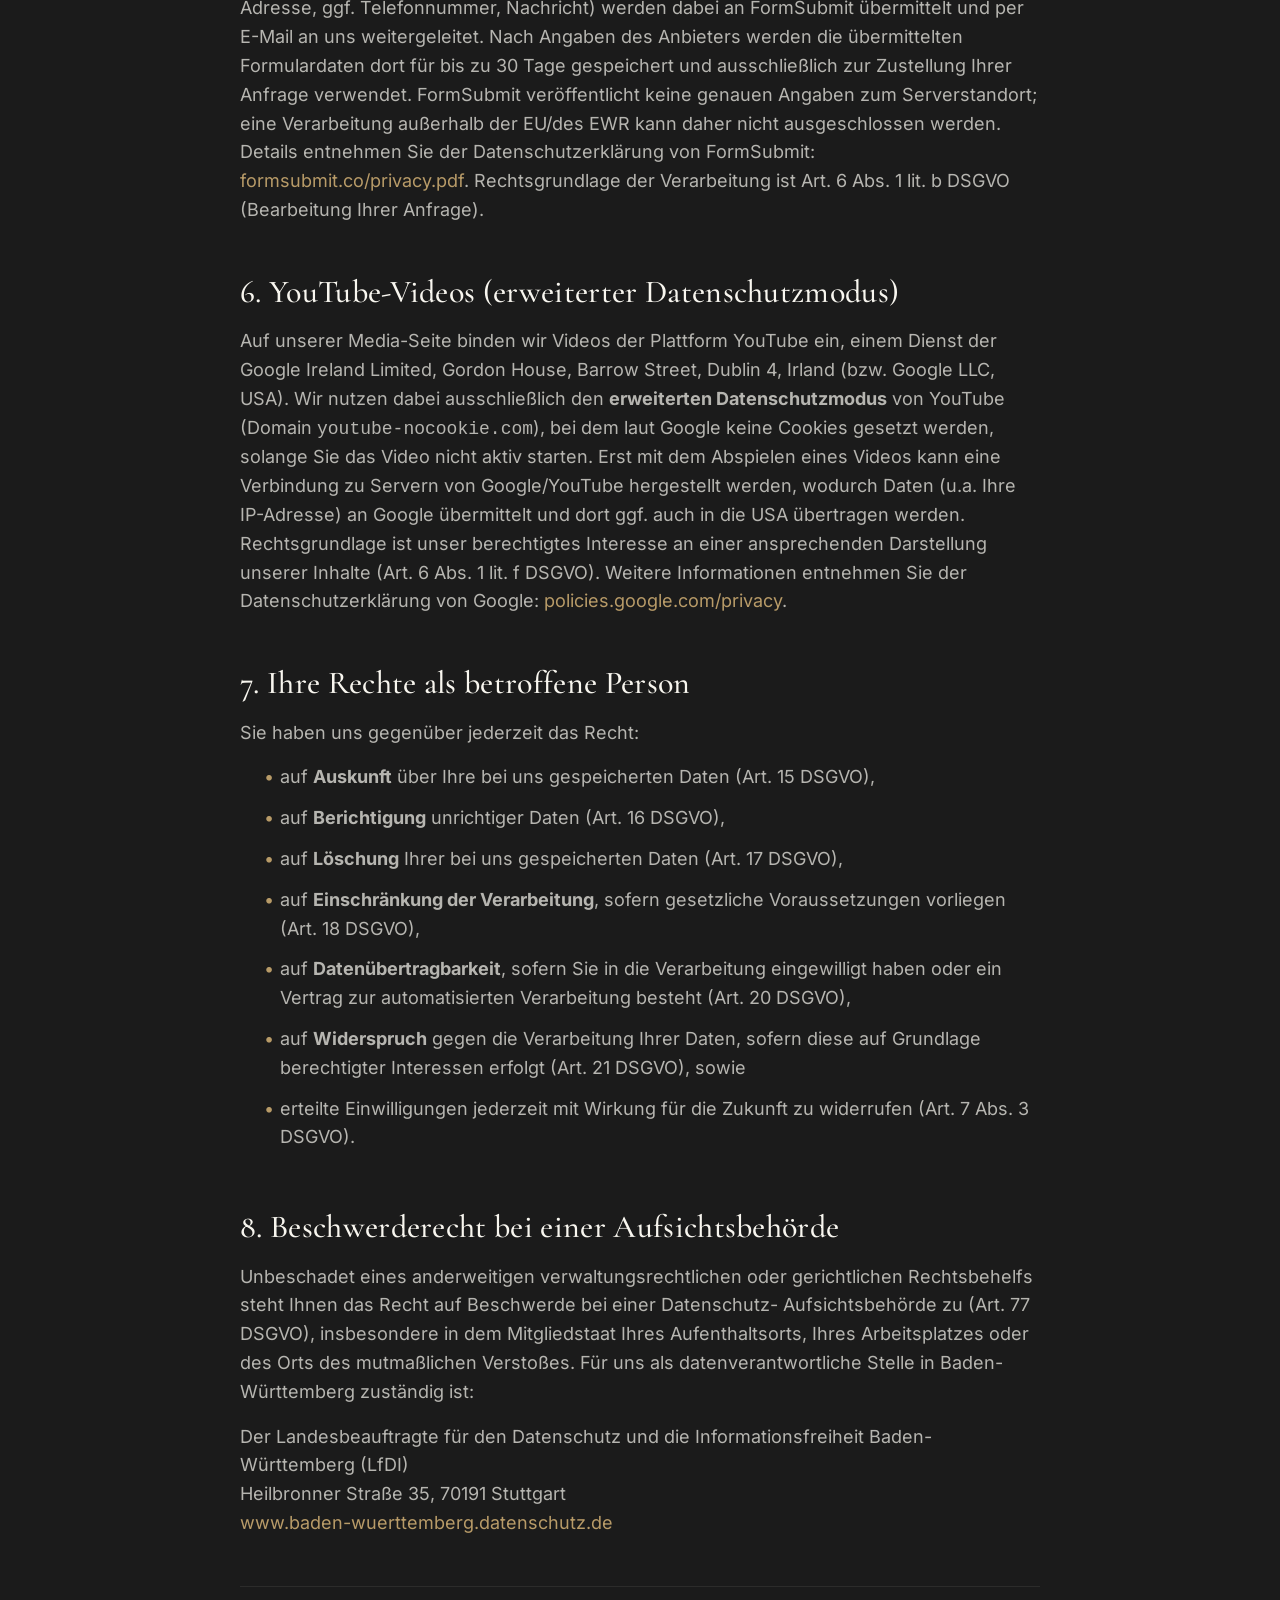
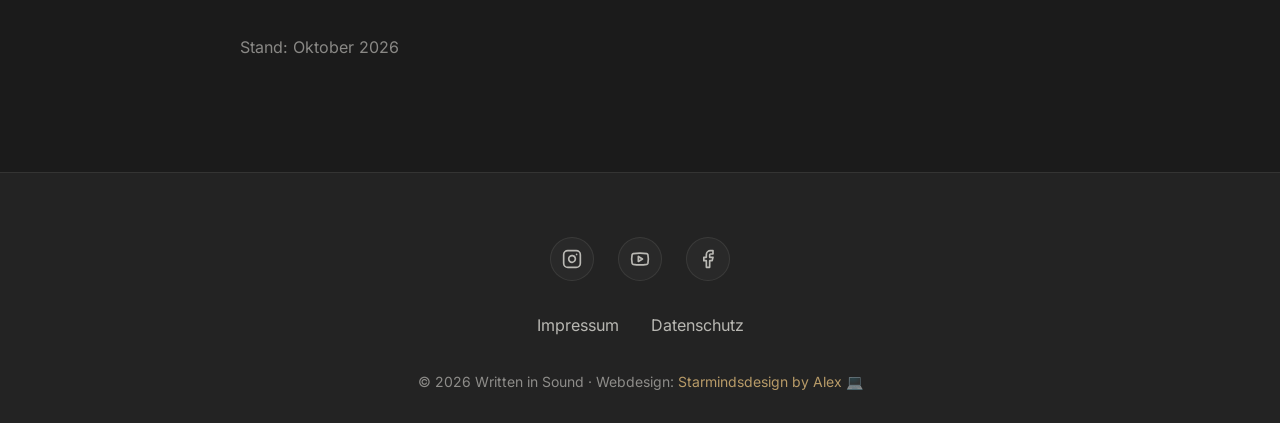
<file: datenschutz.html>
<!DOCTYPE html>
<html lang="de">

<head>
    <meta charset="UTF-8">
    <meta name="viewport" content="width=device-width, initial-scale=1.0">
    <script>
        (function () {
            try {
                if (localStorage.getItem('wis-theme') === 'light') {
                    document.documentElement.setAttribute('data-theme', 'light');
                }
            } catch (e) { }
        })();
    </script>
    <meta name="description"
        content="Datenschutzerklärung - Written in Sound Stefan Weidner. Informationen zur Verarbeitung Ihrer Daten.">
    <meta name="robots" content="noindex, follow">

    <title>Datenschutzerklärung | Written in Sound - Stefan Weidner</title>

    <!-- Favicon -->
    <link rel="icon" type="image/png" href="assets/images/favicon.png">
    <link rel="apple-touch-icon" href="assets/images/favicon.png">

    <!-- Styles -->
    <link rel="stylesheet" href="css/style.css">
</head>

<body>
    <!-- Navigation -->
    <nav class="nav" role="navigation" aria-label="Hauptnavigation">
        <div class="container nav-container">
            <a href="index.html" class="nav-logo" aria-label="Written in Sound Startseite">
                <svg class="nav-logo-mark" viewBox="0 0 40 24" width="34" height="20" aria-hidden="true"
                    focusable="false">
                    <path class="wave-line wave-line-1" d="M2,12 C5,7 7,17 10,12 C12,9 13,15 15,12" />
                    <path class="wave-line wave-line-2" d="M2,12 C5,4 7,20 10,12 C12,7 13,17 15,12" />
                    <path class="wave-line wave-line-3" d="M2,12 C5,1 7,23 10,12 C12,5 13,19 15,12" />
                </svg>
                <span class="nav-logo-text">W<span class="nav-logo-divider">|</span>S</span>
            </a>

            <button class="theme-toggle" id="themeToggle" type="button" aria-label="Hell-/Dunkelmodus umschalten"
                aria-pressed="false">
                <svg class="theme-icon theme-icon-sun" viewBox="0 0 24 24" width="18" height="18" fill="none"
                    stroke="currentColor" stroke-width="2" stroke-linecap="round" stroke-linejoin="round"
                    aria-hidden="true">
                    <circle cx="12" cy="12" r="4"></circle>
                    <path
                        d="M12 2v2M12 20v2M4.93 4.93l1.41 1.41M17.66 17.66l1.41 1.41M2 12h2M20 12h2M4.93 19.07l1.41-1.41M17.66 6.34l1.41-1.41">
                    </path>
                </svg>
                <svg class="theme-icon theme-icon-moon" viewBox="0 0 24 24" width="18" height="18" fill="none"
                    stroke="currentColor" stroke-width="2" stroke-linecap="round" stroke-linejoin="round"
                    aria-hidden="true">
                    <path d="M21 12.79A9 9 0 1 1 11.21 3 7 7 0 0 0 21 12.79z"></path>
                </svg>
            </button>

            <button class="nav-toggle" aria-label="Menü öffnen" aria-expanded="false">
                <span></span>
                <span></span>
                <span></span>
            </button>

            <ul class="nav-links">
                <li><a href="index.html" class="nav-link">Home</a></li>
                <li><a href="vita.html" class="nav-link">Über Mich</a></li>
                <li><a href="leistungen.html" class="nav-link">Leistungen</a></li>
                <li><a href="referenzen.html" class="nav-link">Referenzen</a></li>
                <li><a href="media.html" class="nav-link">Media</a></li>
                <li><a href="ankuendigungen.html" class="nav-link">Ankündigungen</a></li>
                <li><a href="index.html#kontakt" class="nav-link">Kontakt</a></li>
            </ul>
        </div>
    </nav>

    <main>
        <header class="page-header">
            <div class="container">
                <h1 class="section-title">Datenschutzerklärung</h1>
            </div>
        </header>

        <section class="section">
            <div class="container">
                <div class="legal-content">
                    <h2>1. Datenschutz auf einen Blick</h2>
                    <p>
                        Wir verarbeiten personenbezogene Daten nach den Vorgaben der
                        <strong>Datenschutz-Grundverordnung (DSGVO)</strong> und des
                        <strong>Telekommunikation-Digitale-Dienste-Datenschutz-Gesetzes (TDDDG)</strong>.
                        Ihre Privatsphäre ist uns wichtig. Nachfolgend informieren wir Sie umfassend über die
                        Verarbeitung Ihrer Daten im Zusammenhang mit der Nutzung dieser Website.
                    </p>

                    <h2>2. Verantwortliche Stelle</h2>
                    <p>
                        Stefan Weidner, Written in Sound, Bruckstr. 24, 73066 Uhingen<br>
                        E-Mail: mannampiano@gmail.com
                    </p>

                    <h2>3. Hosting und Server-Logfiles</h2>
                    <p>
                        Diese Website wird bei der <strong>STRATO GmbH</strong>, Otto-Ostrowski-Straße 7,
                        10249 Berlin, gehostet. Mit STRATO besteht ein Vertrag zur Auftragsverarbeitung (AVV) nach
                        Art. 28 DSGVO. Beim Aufruf der Website erfasst STRATO automatisiert technisch
                        notwendige Daten (u.a. IP-Adresse, Datum und Uhrzeit des Zugriffs, aufgerufene Seite,
                        verwendeter Browser) in sogenannten Server-Logfiles. Rechtsgrundlage ist
                        Art. 6 Abs. 1 lit. f DSGVO sowie § 25 Abs. 2 Nr. 2 TDDDG (technisch zwingend
                        erforderlich, um die Website auszuliefern). Die Daten werden nicht mit anderen
                        Datenquellen zusammengeführt und gelöscht, sobald sie für den genannten Zweck
                        nicht mehr erforderlich sind.
                    </p>

                    <h2>4. Cookies und lokaler Speicher</h2>
                    <p>
                        Diese Website setzt <strong>keine Cookies</strong> für Besucher ein. Die Wahl zwischen
                        Hell- und Dunkelmodus wird ausschließlich lokal in Ihrem Browser über
                        <code>localStorage</code> gespeichert, um Ihre Einstellung bei einem erneuten Besuch
                        beizubehalten. Diese Information verlässt Ihr Gerät nicht und wird an uns nicht
                        übermittelt. Eine Einwilligung ist hierfür nicht erforderlich, da es sich nicht um ein
                        Tracking- oder Analyse-Verfahren handelt.
                    </p>

                    <h2>5. Kontaktformular (FormSubmit)</h2>
                    <p>
                        Für die Verarbeitung von Anfragen über unser Kontaktformular nutzen wir den
                        Drittanbieter-Dienst <strong>FormSubmit</strong> (formsubmit.co). Die von Ihnen
                        eingegebenen Daten (Name, E-Mail-Adresse, ggf. Telefonnummer, Nachricht) werden
                        dabei an FormSubmit übermittelt und per E-Mail an uns weitergeleitet. Nach Angaben
                        des Anbieters werden die übermittelten Formulardaten dort für bis zu 30 Tage
                        gespeichert und ausschließlich zur Zustellung Ihrer Anfrage verwendet. FormSubmit
                        veröffentlicht keine genauen Angaben zum Serverstandort; eine Verarbeitung außerhalb
                        der EU/des EWR kann daher nicht ausgeschlossen werden. Details entnehmen Sie der
                        Datenschutzerklärung von FormSubmit: <a href="https://formsubmit.co/privacy.pdf"
                            target="_blank" rel="noopener noreferrer">formsubmit.co/privacy.pdf</a>.
                        Rechtsgrundlage der Verarbeitung ist Art. 6 Abs. 1 lit. b DSGVO (Bearbeitung Ihrer
                        Anfrage).
                    </p>

                    <h2>6. YouTube-Videos (erweiterter Datenschutzmodus)</h2>
                    <p>
                        Auf unserer Media-Seite binden wir Videos der Plattform YouTube ein, einem Dienst
                        der Google Ireland Limited, Gordon House, Barrow Street, Dublin 4, Irland (bzw.
                        Google LLC, USA). Wir nutzen dabei ausschließlich den <strong>erweiterten
                            Datenschutzmodus</strong> von YouTube (Domain <code>youtube-nocookie.com</code>), bei dem
                        laut Google keine Cookies gesetzt werden, solange Sie das Video nicht aktiv starten. Erst
                        mit dem Abspielen eines Videos kann eine Verbindung zu Servern von Google/YouTube
                        hergestellt werden, wodurch Daten (u.a. Ihre IP-Adresse) an Google übermittelt und dort
                        ggf. auch in die USA übertragen werden. Rechtsgrundlage ist unser berechtigtes Interesse
                        an einer ansprechenden Darstellung unserer Inhalte (Art. 6 Abs. 1 lit. f DSGVO). Weitere
                        Informationen entnehmen Sie der Datenschutzerklärung von Google:
                        <a href="https://policies.google.com/privacy" target="_blank"
                            rel="noopener noreferrer">policies.google.com/privacy</a>.
                    </p>

                    <h2>7. Ihre Rechte als betroffene Person</h2>
                    <p>Sie haben uns gegenüber jederzeit das Recht:</p>
                    <ul style="margin: 0 0 var(--space-md) var(--space-lg); color: var(--color-text-secondary); display: flex; flex-direction: column; gap: var(--space-xs);">
                        <li>auf <strong>Auskunft</strong> über Ihre bei uns gespeicherten Daten (Art. 15 DSGVO),</li>
                        <li>auf <strong>Berichtigung</strong> unrichtiger Daten (Art. 16 DSGVO),</li>
                        <li>auf <strong>Löschung</strong> Ihrer bei uns gespeicherten Daten (Art. 17 DSGVO),</li>
                        <li>auf <strong>Einschränkung der Verarbeitung</strong>, sofern gesetzliche Voraussetzungen
                            vorliegen (Art. 18 DSGVO),</li>
                        <li>auf <strong>Datenübertragbarkeit</strong>, sofern Sie in die Verarbeitung eingewilligt
                            haben oder ein Vertrag zur automatisierten Verarbeitung besteht (Art. 20 DSGVO),</li>
                        <li>auf <strong>Widerspruch</strong> gegen die Verarbeitung Ihrer Daten, sofern diese auf
                            Grundlage berechtigter Interessen erfolgt (Art. 21 DSGVO), sowie</li>
                        <li>erteilte Einwilligungen jederzeit mit Wirkung für die Zukunft zu widerrufen
                            (Art. 7 Abs. 3 DSGVO).</li>
                    </ul>

                    <h2>8. Beschwerderecht bei einer Aufsichtsbehörde</h2>
                    <p>
                        Unbeschadet eines anderweitigen verwaltungsrechtlichen oder gerichtlichen
                        Rechtsbehelfs steht Ihnen das Recht auf Beschwerde bei einer Datenschutz-
                        Aufsichtsbehörde zu (Art. 77 DSGVO), insbesondere in dem Mitgliedstaat Ihres
                        Aufenthaltsorts, Ihres Arbeitsplatzes oder des Orts des mutmaßlichen Verstoßes. Für
                        uns als datenverantwortliche Stelle in Baden-Württemberg zuständig ist:
                    </p>
                    <p>
                        Der Landesbeauftragte für den Datenschutz und die Informationsfreiheit
                        Baden-Württemberg (LfDI)<br>
                        Heilbronner Straße 35, 70191 Stuttgart<br>
                        <a href="https://www.baden-wuerttemberg.datenschutz.de" target="_blank"
                            rel="noopener noreferrer">www.baden-wuerttemberg.datenschutz.de</a>
                    </p>

                    <hr style="margin: var(--space-2xl) 0; border: none; border-top: 1px solid var(--glass-border);">
                    <p style="font-size: var(--text-sm); color: var(--color-text-muted);">
                        Stand: Oktober 2026
                    </p>
                </div>
            </div>
        </section>
    </main>

    <!-- Footer -->
    <footer class="footer" role="contentinfo">
        <div class="container footer-content">
            <div class="footer-social">
                <a href="https://www.instagram.com/stefanmusic297/" target="_blank" rel="noopener noreferrer"
                    class="social-link" aria-label="Instagram">
                    <svg xmlns="http://www.w3.org/2000/svg" width="20" height="20" viewBox="0 0 24 24" fill="none"
                        stroke="currentColor" stroke-width="2" stroke-linecap="round" stroke-linejoin="round">
                        <rect width="20" height="20" x="2" y="2" rx="5" ry="5" />
                        <path d="M16 11.37A4 4 0 1 1 12.63 8 4 4 0 0 1 16 11.37z" />
                        <line x1="17.5" x2="17.51" y1="6.5" y2="6.5" />
                    </svg>
                </a>
                <a href="https://www.youtube.com/@dermannampiano" target="_blank" rel="noopener noreferrer"
                    class="social-link" aria-label="YouTube">
                    <svg xmlns="http://www.w3.org/2000/svg" width="20" height="20" viewBox="0 0 24 24" fill="none"
                        stroke="currentColor" stroke-width="2" stroke-linecap="round" stroke-linejoin="round">
                        <path
                            d="M2.5 17a24.12 24.12 0 0 1 0-10 2 2 0 0 1 1.4-1.4 49.56 49.56 0 0 1 16.2 0A2 2 0 0 1 21.5 7a24.12 24.12 0 0 1 0 10 2 2 0 0 1-1.4 1.4 49.55 49.55 0 0 1-16.2 0A2 2 0 0 1 2.5 17" />
                        <path d="m10 15 5-3-5-3z" />
                    </svg>
                </a>
                <a href="https://www.facebook.com/stefanweidner85" target="_blank" rel="noopener noreferrer"
                    class="social-link" aria-label="Facebook">
                    <svg xmlns="http://www.w3.org/2000/svg" width="20" height="20" viewBox="0 0 24 24" fill="none"
                        stroke="currentColor" stroke-width="2" stroke-linecap="round" stroke-linejoin="round">
                        <path d="M18 2h-3a5 5 0 0 0-5 5v3H7v4h3v8h4v-8h3l1-4h-4V7a1 1 0 0 1 1-1h3z" />
                    </svg>
                </a>
            </div>

            <nav class="footer-links" aria-label="Footer Navigation">
                <a href="impressum.html" class="footer-link">Impressum</a>
                <a href="datenschutz.html" class="footer-link">Datenschutz</a>
            </nav>

            <p class="footer-copyright">
                © 2026 Written in Sound · Webdesign: <a href="#">Starmindsdesign by Alex</a> 💻
            </p>
        </div>
    </footer>

    <script src="js/main.js"></script>
</body>

</html>
</file>
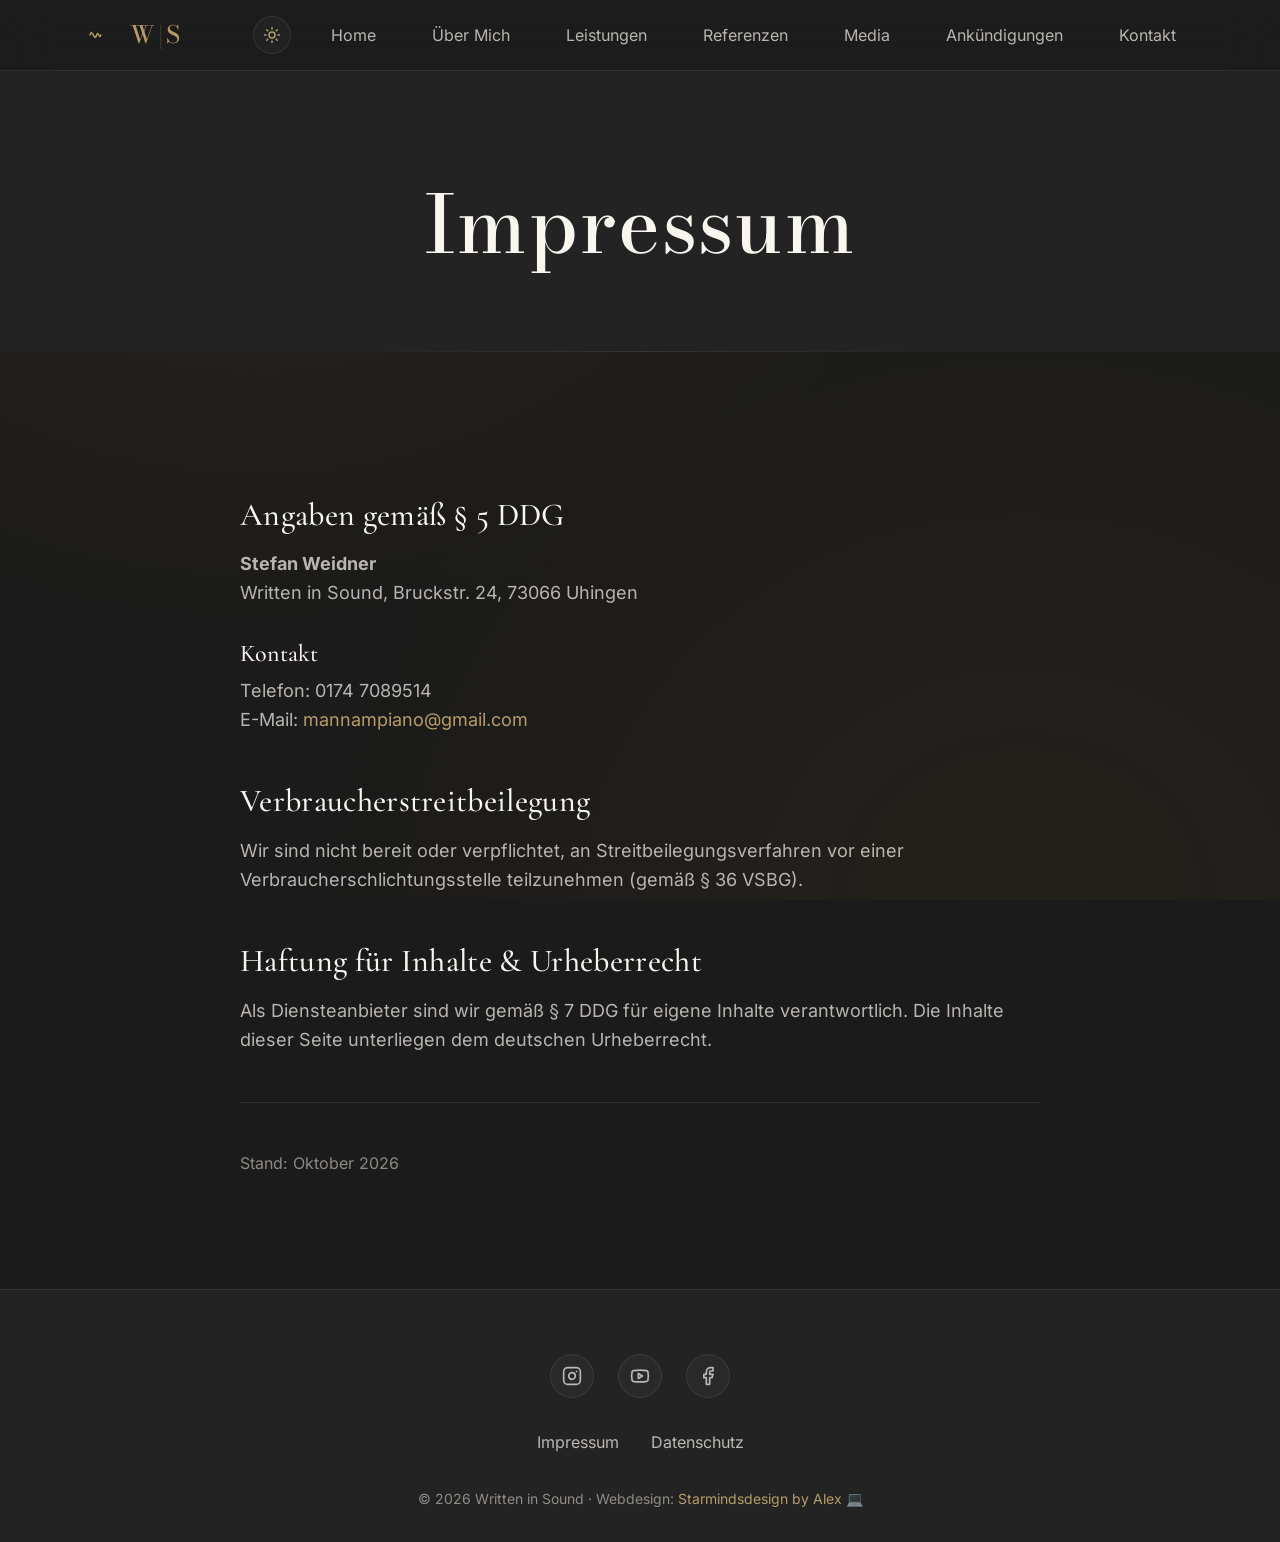
<file: impressum.html>
<!DOCTYPE html>
<html lang="de">

<head>
    <meta charset="UTF-8">
    <meta name="viewport" content="width=device-width, initial-scale=1.0">
    <script>
        (function () {
            try {
                if (localStorage.getItem('wis-theme') === 'light') {
                    document.documentElement.setAttribute('data-theme', 'light');
                }
            } catch (e) { }
        })();
    </script>
    <meta name="description" content="Impressum - Written in Sound Stefan Weidner. Angaben gemäß § 5 DDG.">
    <meta name="robots" content="noindex, follow">

    <title>Impressum | Written in Sound - Stefan Weidner</title>

    <!-- Favicon -->
    <link rel="icon" type="image/png" href="assets/images/favicon.png">
    <link rel="apple-touch-icon" href="assets/images/favicon.png">

    <!-- Styles -->
    <link rel="stylesheet" href="css/style.css">
</head>

<body>
    <!-- Navigation -->
    <nav class="nav" role="navigation" aria-label="Hauptnavigation">
        <div class="container nav-container">
            <a href="index.html" class="nav-logo" aria-label="Written in Sound Startseite">
                <svg class="nav-logo-mark" viewBox="0 0 40 24" width="34" height="20" aria-hidden="true"
                    focusable="false">
                    <path class="wave-line wave-line-1" d="M2,12 C5,7 7,17 10,12 C12,9 13,15 15,12" />
                    <path class="wave-line wave-line-2" d="M2,12 C5,4 7,20 10,12 C12,7 13,17 15,12" />
                    <path class="wave-line wave-line-3" d="M2,12 C5,1 7,23 10,12 C12,5 13,19 15,12" />
                </svg>
                <span class="nav-logo-text">W<span class="nav-logo-divider">|</span>S</span>
            </a>

            <button class="theme-toggle" id="themeToggle" type="button" aria-label="Hell-/Dunkelmodus umschalten"
                aria-pressed="false">
                <svg class="theme-icon theme-icon-sun" viewBox="0 0 24 24" width="18" height="18" fill="none"
                    stroke="currentColor" stroke-width="2" stroke-linecap="round" stroke-linejoin="round"
                    aria-hidden="true">
                    <circle cx="12" cy="12" r="4"></circle>
                    <path
                        d="M12 2v2M12 20v2M4.93 4.93l1.41 1.41M17.66 17.66l1.41 1.41M2 12h2M20 12h2M4.93 19.07l1.41-1.41M17.66 6.34l1.41-1.41">
                    </path>
                </svg>
                <svg class="theme-icon theme-icon-moon" viewBox="0 0 24 24" width="18" height="18" fill="none"
                    stroke="currentColor" stroke-width="2" stroke-linecap="round" stroke-linejoin="round"
                    aria-hidden="true">
                    <path d="M21 12.79A9 9 0 1 1 11.21 3 7 7 0 0 0 21 12.79z"></path>
                </svg>
            </button>

            <button class="nav-toggle" aria-label="Menü öffnen" aria-expanded="false">
                <span></span>
                <span></span>
                <span></span>
            </button>

            <ul class="nav-links">
                <li><a href="index.html" class="nav-link">Home</a></li>
                <li><a href="vita.html" class="nav-link">Über Mich</a></li>
                <li><a href="leistungen.html" class="nav-link">Leistungen</a></li>
                <li><a href="referenzen.html" class="nav-link">Referenzen</a></li>
                <li><a href="media.html" class="nav-link">Media</a></li>
                <li><a href="ankuendigungen.html" class="nav-link">Ankündigungen</a></li>
                <li><a href="index.html#kontakt" class="nav-link">Kontakt</a></li>
            </ul>
        </div>
    </nav>

    <main>
        <header class="page-header">
            <div class="container">
                <h1 class="section-title">Impressum</h1>
            </div>
        </header>

        <section class="section">
            <div class="container">
                <div class="legal-content">
                    <h2>Angaben gemäß § 5 DDG</h2>
                    <p>
                        <strong>Stefan Weidner</strong><br>
                        Written in Sound, Bruckstr. 24, 73066 Uhingen
                    </p>

                    <h3>Kontakt</h3>
                    <p>
                        Telefon: 0174 7089514<br>
                        E-Mail: <a href="mailto:mannampiano@gmail.com">mannampiano@gmail.com</a>
                    </p>

                    <h2>Verbraucherstreitbeilegung</h2>
                    <p>
                        Wir sind nicht bereit oder verpflichtet, an Streitbeilegungsverfahren vor einer
                        Verbraucherschlichtungsstelle teilzunehmen (gemäß § 36 VSBG).
                    </p>

                    <h2>Haftung für Inhalte & Urheberrecht</h2>
                    <p>
                        Als Diensteanbieter sind wir gemäß § 7 DDG für eigene Inhalte verantwortlich.
                        Die Inhalte dieser Seite unterliegen dem deutschen Urheberrecht.
                    </p>

                    <hr style="margin: var(--space-2xl) 0; border: none; border-top: 1px solid var(--glass-border);">
                    <p style="font-size: var(--text-sm); color: var(--color-text-muted);">
                        Stand: Oktober 2026
                    </p>
                </div>
            </div>
        </section>
    </main>

    <!-- Footer -->
    <footer class="footer" role="contentinfo">
        <div class="container footer-content">
            <div class="footer-social">
                <a href="https://www.instagram.com/stefanmusic297/" target="_blank" rel="noopener noreferrer"
                    class="social-link" aria-label="Instagram">
                    <svg xmlns="http://www.w3.org/2000/svg" width="20" height="20" viewBox="0 0 24 24" fill="none"
                        stroke="currentColor" stroke-width="2" stroke-linecap="round" stroke-linejoin="round">
                        <rect width="20" height="20" x="2" y="2" rx="5" ry="5" />
                        <path d="M16 11.37A4 4 0 1 1 12.63 8 4 4 0 0 1 16 11.37z" />
                        <line x1="17.5" x2="17.51" y1="6.5" y2="6.5" />
                    </svg>
                </a>
                <a href="https://www.youtube.com/@dermannampiano" target="_blank" rel="noopener noreferrer"
                    class="social-link" aria-label="YouTube">
                    <svg xmlns="http://www.w3.org/2000/svg" width="20" height="20" viewBox="0 0 24 24" fill="none"
                        stroke="currentColor" stroke-width="2" stroke-linecap="round" stroke-linejoin="round">
                        <path
                            d="M2.5 17a24.12 24.12 0 0 1 0-10 2 2 0 0 1 1.4-1.4 49.56 49.56 0 0 1 16.2 0A2 2 0 0 1 21.5 7a24.12 24.12 0 0 1 0 10 2 2 0 0 1-1.4 1.4 49.55 49.55 0 0 1-16.2 0A2 2 0 0 1 2.5 17" />
                        <path d="m10 15 5-3-5-3z" />
                    </svg>
                </a>
                <a href="https://www.facebook.com/stefanweidner85" target="_blank" rel="noopener noreferrer"
                    class="social-link" aria-label="Facebook">
                    <svg xmlns="http://www.w3.org/2000/svg" width="20" height="20" viewBox="0 0 24 24" fill="none"
                        stroke="currentColor" stroke-width="2" stroke-linecap="round" stroke-linejoin="round">
                        <path d="M18 2h-3a5 5 0 0 0-5 5v3H7v4h3v8h4v-8h3l1-4h-4V7a1 1 0 0 1 1-1h3z" />
                    </svg>
                </a>
            </div>

            <nav class="footer-links" aria-label="Footer Navigation">
                <a href="impressum.html" class="footer-link">Impressum</a>
                <a href="datenschutz.html" class="footer-link">Datenschutz</a>
            </nav>

            <p class="footer-copyright">
                © 2026 Written in Sound · Webdesign: <a href="#">Starmindsdesign by Alex</a> 💻
            </p>
        </div>
    </footer>

    <script src="js/main.js"></script>
</body>

</html>
</file>
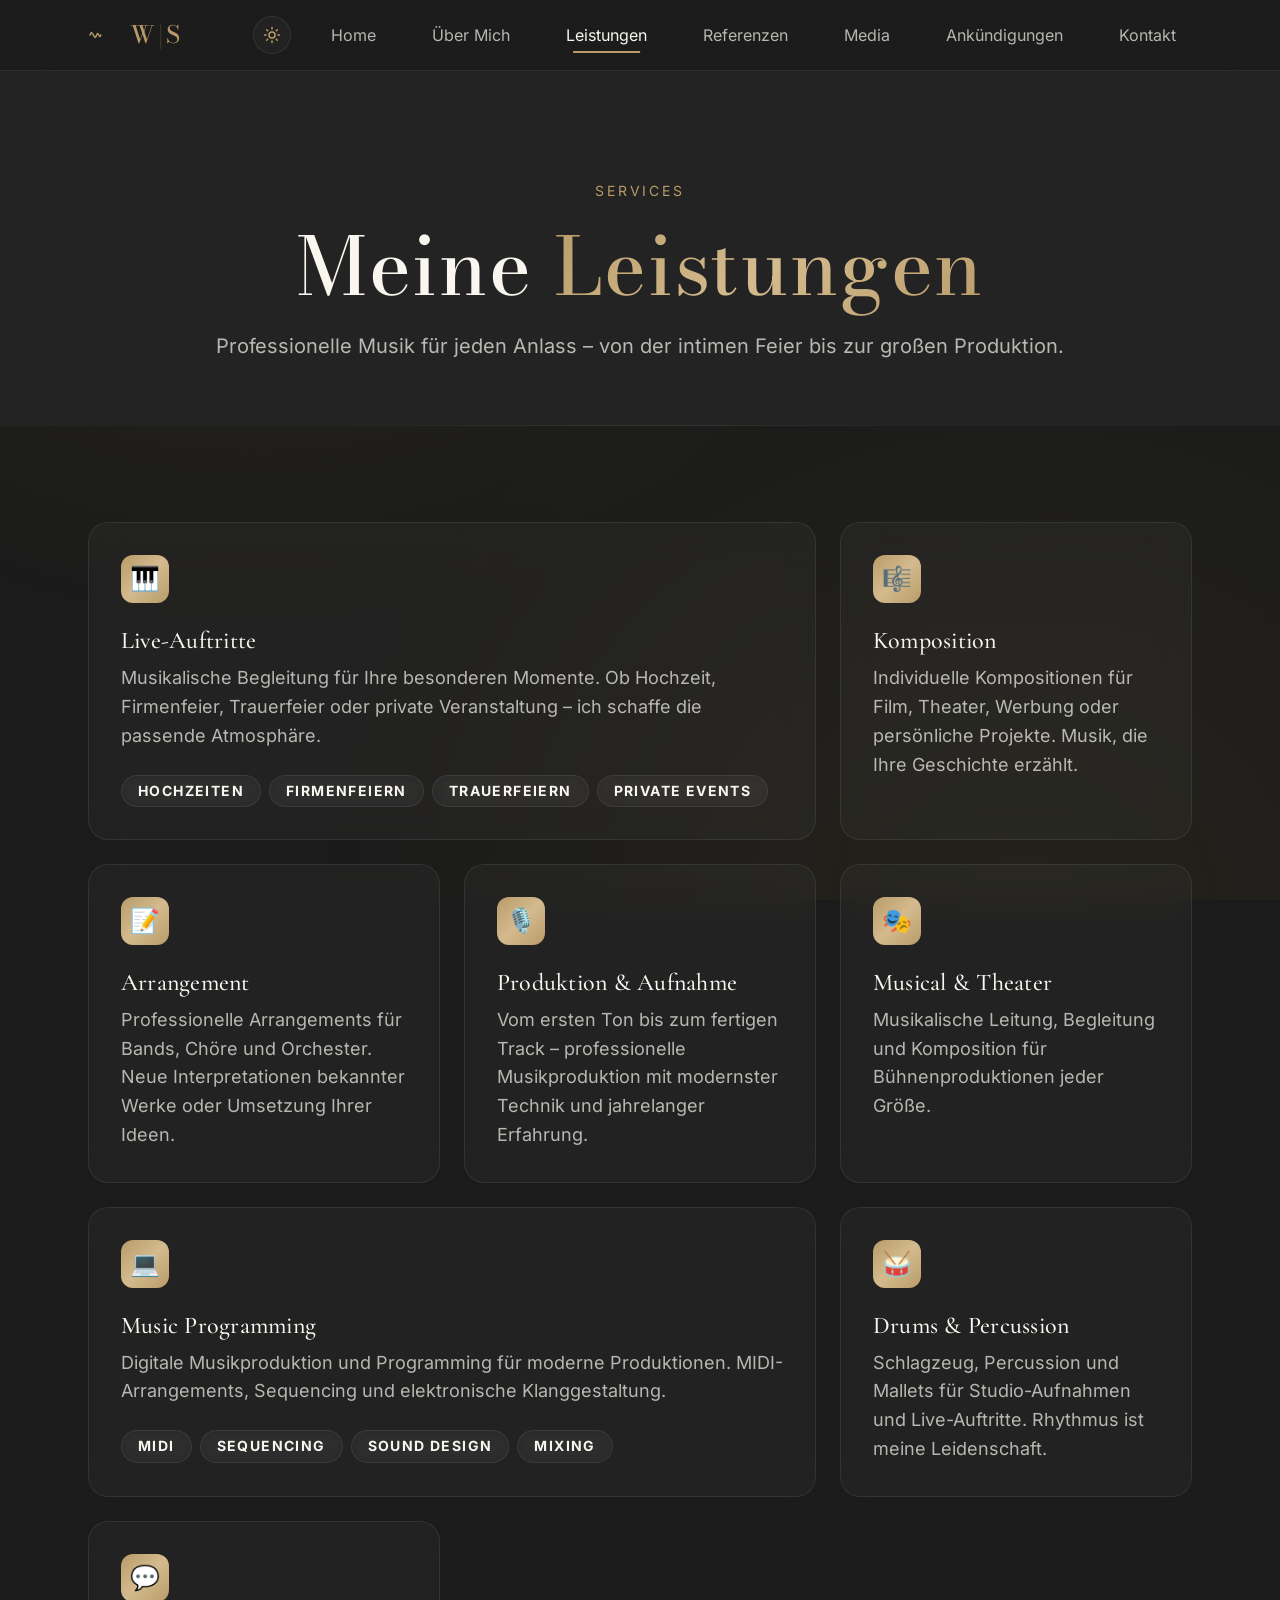
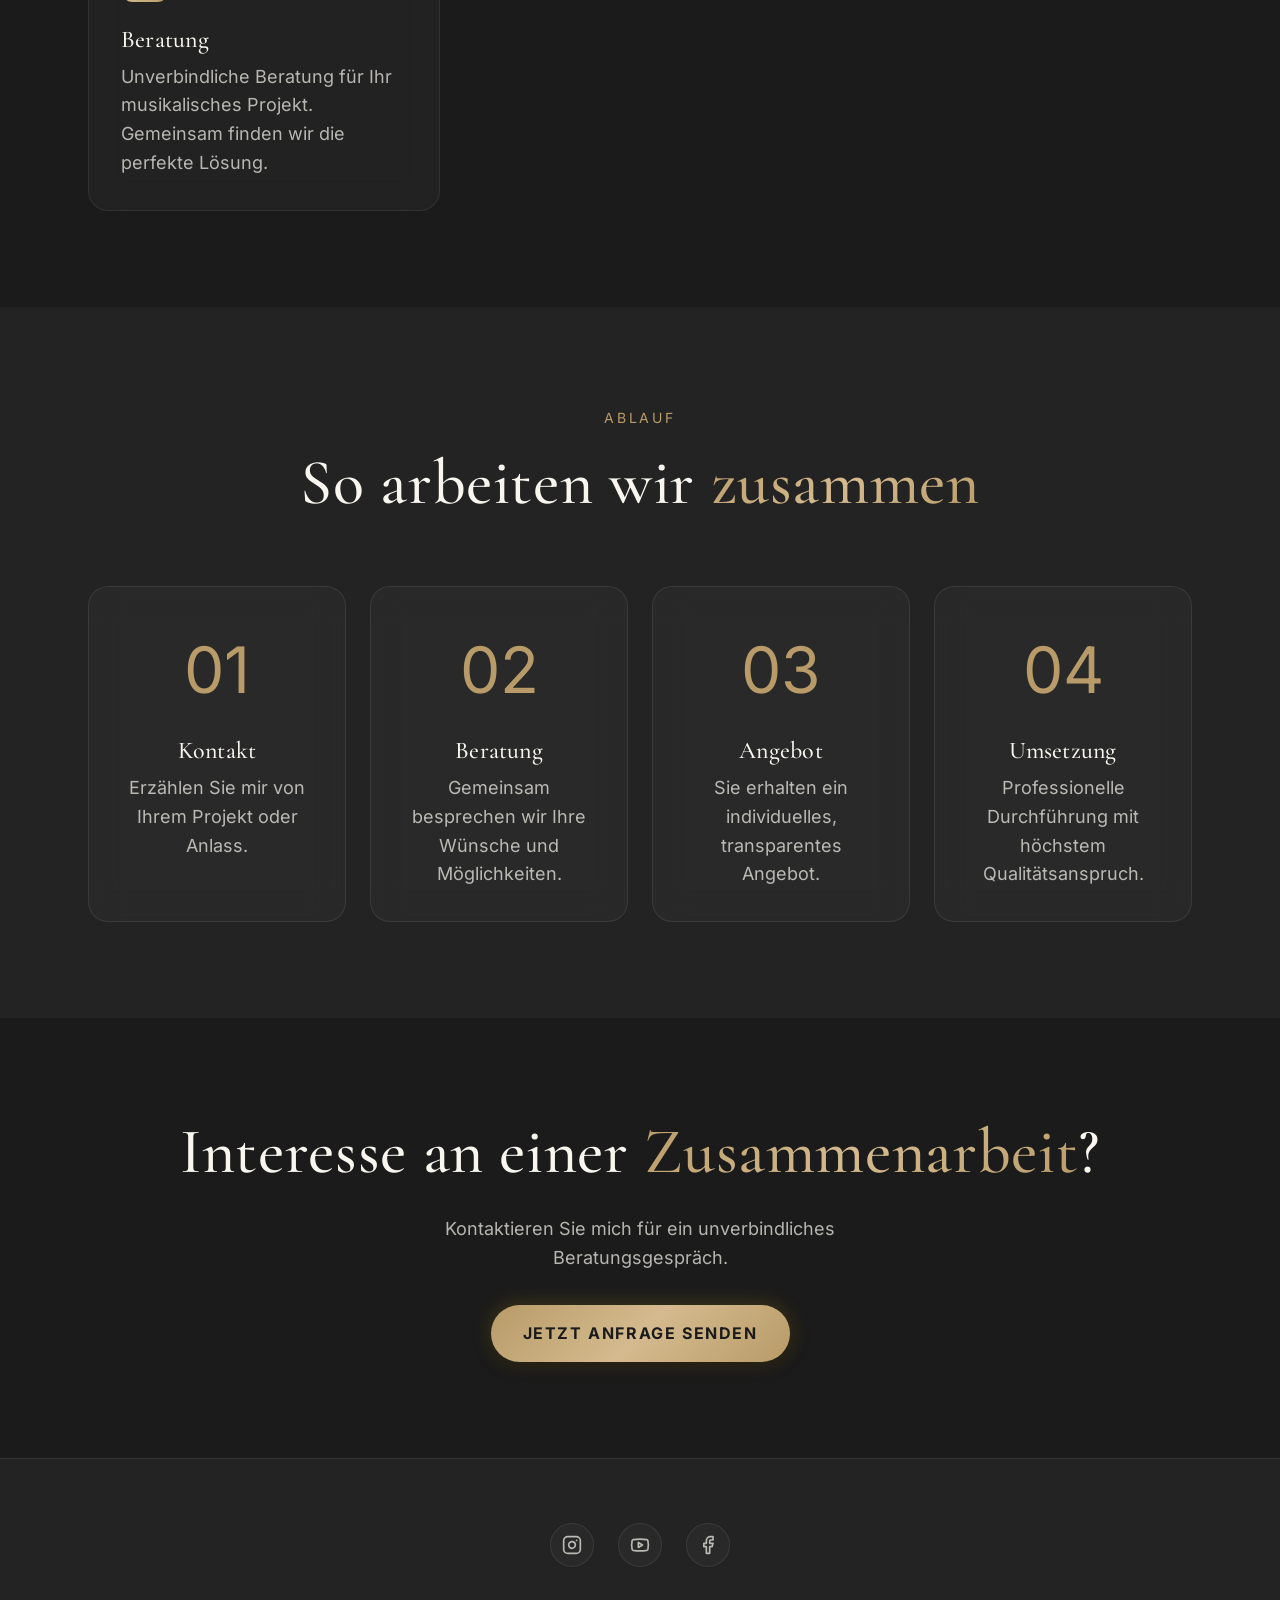
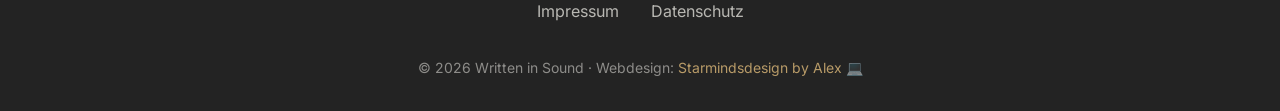
<file: leistungen.html>
<!DOCTYPE html>
<html lang="de">

<head>
    <meta charset="UTF-8">
    <meta name="viewport" content="width=device-width, initial-scale=1.0">
    <script>
        (function () {
            try {
                if (localStorage.getItem('wis-theme') === 'light') {
                    document.documentElement.setAttribute('data-theme', 'light');
                }
            } catch (e) { }
        })();
    </script>
    <meta name="description"
        content="Entdecken Sie die musikalischen Leistungen von Stefan Weidner - Live-Auftritte, Komposition, Arrangement und Musikproduktion für jeden Anlass.">

    <meta property="og:title" content="Leistungen - Written in Sound">
    <meta property="og:description" content="Professionelle Musik-Dienstleistungen für jeden Anlass.">

    <title>Leistungen - Written in Sound | Stefan Weidner</title>

    <!-- Favicon -->
    <link rel="icon" type="image/png" href="assets/images/favicon.png">
    <link rel="apple-touch-icon" href="assets/images/favicon.png">

    <link rel="stylesheet" href="css/style.css">

    <script type="application/ld+json">
  {
    "@context": "https://schema.org",
    "@type": "Service",
    "provider": {
      "@type": "Person",
      "name": "Stefan Weidner"
    },
    "serviceType": ["Live Music Performance", "Music Composition", "Music Arrangement", "Music Production"],
    "areaServed": {
      "@type": "Place",
      "name": "Stuttgart Region, Germany"
    }
  }
  </script>
</head>

<body>
    <!-- Navigation -->
    <nav class="nav" role="navigation" aria-label="Hauptnavigation">
        <div class="container nav-container">
            <a href="index.html" class="nav-logo" aria-label="Written in Sound Startseite">
                <svg class="nav-logo-mark" viewBox="0 0 40 24" width="34" height="20" aria-hidden="true"
                    focusable="false">
                    <path class="wave-line wave-line-1" d="M2,12 C5,7 7,17 10,12 C12,9 13,15 15,12" />
                    <path class="wave-line wave-line-2" d="M2,12 C5,4 7,20 10,12 C12,7 13,17 15,12" />
                    <path class="wave-line wave-line-3" d="M2,12 C5,1 7,23 10,12 C12,5 13,19 15,12" />
                </svg>
                <span class="nav-logo-text">W<span class="nav-logo-divider">|</span>S</span>
            </a>

            <button class="theme-toggle" id="themeToggle" type="button" aria-label="Hell-/Dunkelmodus umschalten"
                aria-pressed="false">
                <svg class="theme-icon theme-icon-sun" viewBox="0 0 24 24" width="18" height="18" fill="none"
                    stroke="currentColor" stroke-width="2" stroke-linecap="round" stroke-linejoin="round"
                    aria-hidden="true">
                    <circle cx="12" cy="12" r="4"></circle>
                    <path
                        d="M12 2v2M12 20v2M4.93 4.93l1.41 1.41M17.66 17.66l1.41 1.41M2 12h2M20 12h2M4.93 19.07l1.41-1.41M17.66 6.34l1.41-1.41">
                    </path>
                </svg>
                <svg class="theme-icon theme-icon-moon" viewBox="0 0 24 24" width="18" height="18" fill="none"
                    stroke="currentColor" stroke-width="2" stroke-linecap="round" stroke-linejoin="round"
                    aria-hidden="true">
                    <path d="M21 12.79A9 9 0 1 1 11.21 3 7 7 0 0 0 21 12.79z"></path>
                </svg>
            </button>

            <button class="nav-toggle" aria-label="Menü öffnen" aria-expanded="false">
                <span></span>
                <span></span>
                <span></span>
            </button>

            <ul class="nav-links">
                <li><a href="index.html" class="nav-link">Home</a></li>
                <li><a href="vita.html" class="nav-link">Über Mich</a></li>
                <li><a href="leistungen.html" class="nav-link active">Leistungen</a></li>
                <li><a href="referenzen.html" class="nav-link">Referenzen</a></li>
                <li><a href="media.html" class="nav-link">Media</a></li>
                <li><a href="ankuendigungen.html" class="nav-link">Ankündigungen</a></li>
                <li><a href="index.html#kontakt" class="nav-link">Kontakt</a></li>
            </ul>
        </div>
    </nav>

    <main>
        <!-- Page Header -->
        <header class="page-header">
            <div class="container">
                <span class="section-label">Services</span>
                <h1 class="section-title">Meine <span class="text-gradient">Leistungen</span></h1>
                <p class="section-description">
                    Professionelle Musik für jeden Anlass – von der intimen Feier bis zur großen Produktion.
                </p>
            </div>
        </header>

        <!-- Services Grid -->
        <section class="section">
            <div class="container">
                <div class="bento-grid">
                    <!-- Live Performance -->
                    <article class="glass-card bento-item large animate-on-scroll">
                        <div class="bento-icon">🎹</div>
                        <h2 class="bento-title">Live-Auftritte</h2>
                        <p class="bento-text" style="margin-bottom: var(--space-lg);">
                            Musikalische Begleitung für Ihre besonderen Momente. Ob Hochzeit, Firmenfeier, Trauerfeier
                            oder private Veranstaltung – ich schaffe die passende Atmosphäre.
                        </p>
                        <ul
                            style="color: var(--color-text-secondary); display: flex; flex-wrap: wrap; gap: var(--space-sm);">
                            <li class="btn btn-secondary"
                                style="font-size: var(--text-xs); padding: var(--space-xs) var(--space-md);">Hochzeiten
                            </li>
                            <li class="btn btn-secondary"
                                style="font-size: var(--text-xs); padding: var(--space-xs) var(--space-md);">
                                Firmenfeiern</li>
                            <li class="btn btn-secondary"
                                style="font-size: var(--text-xs); padding: var(--space-xs) var(--space-md);">
                                Trauerfeiern</li>
                            <li class="btn btn-secondary"
                                style="font-size: var(--text-xs); padding: var(--space-xs) var(--space-md);">Private
                                Events</li>
                        </ul>
                    </article>

                    <!-- Composition -->
                    <article class="glass-card bento-item animate-on-scroll">
                        <div class="bento-icon">🎼</div>
                        <h2 class="bento-title">Komposition</h2>
                        <p class="bento-text">
                            Individuelle Kompositionen für Film, Theater, Werbung oder persönliche Projekte. Musik, die
                            Ihre Geschichte erzählt.
                        </p>
                    </article>

                    <!-- Arrangement -->
                    <article class="glass-card bento-item animate-on-scroll">
                        <div class="bento-icon">📝</div>
                        <h2 class="bento-title">Arrangement</h2>
                        <p class="bento-text">
                            Professionelle Arrangements für Bands, Chöre und Orchester. Neue Interpretationen bekannter
                            Werke oder Umsetzung Ihrer Ideen.
                        </p>
                    </article>

                    <!-- Production -->
                    <article class="glass-card bento-item animate-on-scroll">
                        <div class="bento-icon">🎙️</div>
                        <h2 class="bento-title">Produktion & Aufnahme</h2>
                        <p class="bento-text">
                            Vom ersten Ton bis zum fertigen Track – professionelle Musikproduktion mit modernster
                            Technik und jahrelanger Erfahrung.
                        </p>
                    </article>

                    <!-- Musical -->
                    <article class="glass-card bento-item animate-on-scroll">
                        <div class="bento-icon">🎭</div>
                        <h2 class="bento-title">Musical & Theater</h2>
                        <p class="bento-text">
                            Musikalische Leitung, Begleitung und Komposition für Bühnenproduktionen jeder Größe.
                        </p>
                    </article>

                    <!-- Programming -->
                    <article class="glass-card bento-item large animate-on-scroll">
                        <div class="bento-icon">💻</div>
                        <h2 class="bento-title">Music Programming</h2>
                        <p class="bento-text" style="margin-bottom: var(--space-lg);">
                            Digitale Musikproduktion und Programming für moderne Produktionen. MIDI-Arrangements,
                            Sequencing und elektronische Klanggestaltung.
                        </p>
                        <ul
                            style="color: var(--color-text-secondary); display: flex; flex-wrap: wrap; gap: var(--space-sm);">
                            <li class="btn btn-secondary"
                                style="font-size: var(--text-xs); padding: var(--space-xs) var(--space-md);">MIDI</li>
                            <li class="btn btn-secondary"
                                style="font-size: var(--text-xs); padding: var(--space-xs) var(--space-md);">Sequencing
                            </li>
                            <li class="btn btn-secondary"
                                style="font-size: var(--text-xs); padding: var(--space-xs) var(--space-md);">Sound
                                Design</li>
                            <li class="btn btn-secondary"
                                style="font-size: var(--text-xs); padding: var(--space-xs) var(--space-md);">Mixing</li>
                        </ul>
                    </article>

                    <!-- Percussion -->
                    <article class="glass-card bento-item animate-on-scroll">
                        <div class="bento-icon">🥁</div>
                        <h2 class="bento-title">Drums & Percussion</h2>
                        <p class="bento-text">
                            Schlagzeug, Percussion und Mallets für Studio-Aufnahmen und Live-Auftritte. Rhythmus ist
                            meine Leidenschaft.
                        </p>
                    </article>

                    <!-- Consultation -->
                    <article class="glass-card bento-item animate-on-scroll">
                        <div class="bento-icon">💬</div>
                        <h2 class="bento-title">Beratung</h2>
                        <p class="bento-text">
                            Unverbindliche Beratung für Ihr musikalisches Projekt. Gemeinsam finden wir die perfekte
                            Lösung.
                        </p>
                    </article>
                </div>
            </div>
        </section>

        <!-- Process Section -->
        <section class="section" style="background: var(--color-bg-secondary);">
            <div class="container">
                <header class="section-header">
                    <span class="section-label">Ablauf</span>
                    <h2 class="section-title">So arbeiten wir <span class="text-gradient">zusammen</span></h2>
                </header>

                <div class="bento-grid" style="grid-template-columns: repeat(auto-fit, minmax(250px, 1fr));">
                    <article class="glass-card bento-item animate-on-scroll" style="text-align: center;">
                        <div
                            style="font-size: var(--text-4xl); color: var(--color-gold); margin-bottom: var(--space-md);">
                            01</div>
                        <h3 class="bento-title">Kontakt</h3>
                        <p class="bento-text">Erzählen Sie mir von Ihrem Projekt oder Anlass.</p>
                    </article>

                    <article class="glass-card bento-item animate-on-scroll" style="text-align: center;">
                        <div
                            style="font-size: var(--text-4xl); color: var(--color-gold); margin-bottom: var(--space-md);">
                            02</div>
                        <h3 class="bento-title">Beratung</h3>
                        <p class="bento-text">Gemeinsam besprechen wir Ihre Wünsche und Möglichkeiten.</p>
                    </article>

                    <article class="glass-card bento-item animate-on-scroll" style="text-align: center;">
                        <div
                            style="font-size: var(--text-4xl); color: var(--color-gold); margin-bottom: var(--space-md);">
                            03</div>
                        <h3 class="bento-title">Angebot</h3>
                        <p class="bento-text">Sie erhalten ein individuelles, transparentes Angebot.</p>
                    </article>

                    <article class="glass-card bento-item animate-on-scroll" style="text-align: center;">
                        <div
                            style="font-size: var(--text-4xl); color: var(--color-gold); margin-bottom: var(--space-md);">
                            04</div>
                        <h3 class="bento-title">Umsetzung</h3>
                        <p class="bento-text">Professionelle Durchführung mit höchstem Qualitätsanspruch.</p>
                    </article>
                </div>
            </div>
        </section>

        <!-- CTA Section -->
        <section class="section" style="text-align: center;">
            <div class="container">
                <h2 style="margin-bottom: var(--space-lg);">Interesse an einer <span
                        class="text-gradient">Zusammenarbeit</span>?</h2>
                <p
                    style="color: var(--color-text-secondary); margin-bottom: var(--space-xl); max-width: 500px; margin-left: auto; margin-right: auto;">
                    Kontaktieren Sie mich für ein unverbindliches Beratungsgespräch.
                </p>
                <a href="index.html#kontakt" class="btn btn-primary">Jetzt Anfrage senden</a>
            </div>
        </section>
    </main>

    <!-- Footer -->
    <footer class="footer" role="contentinfo">
        <div class="container footer-content">
            <div class="footer-social">
                <a href="https://www.instagram.com/stefanmusic297/" target="_blank" rel="noopener noreferrer"
                    class="social-link" aria-label="Instagram">
                    <svg xmlns="http://www.w3.org/2000/svg" width="20" height="20" viewBox="0 0 24 24" fill="none"
                        stroke="currentColor" stroke-width="2" stroke-linecap="round" stroke-linejoin="round">
                        <rect width="20" height="20" x="2" y="2" rx="5" ry="5" />
                        <path d="M16 11.37A4 4 0 1 1 12.63 8 4 4 0 0 1 16 11.37z" />
                        <line x1="17.5" x2="17.51" y1="6.5" y2="6.5" />
                    </svg>
                </a>
                <a href="https://www.youtube.com/@dermannampiano" target="_blank" rel="noopener noreferrer"
                    class="social-link" aria-label="YouTube">
                    <svg xmlns="http://www.w3.org/2000/svg" width="20" height="20" viewBox="0 0 24 24" fill="none"
                        stroke="currentColor" stroke-width="2" stroke-linecap="round" stroke-linejoin="round">
                        <path
                            d="M2.5 17a24.12 24.12 0 0 1 0-10 2 2 0 0 1 1.4-1.4 49.56 49.56 0 0 1 16.2 0A2 2 0 0 1 21.5 7a24.12 24.12 0 0 1 0 10 2 2 0 0 1-1.4 1.4 49.55 49.55 0 0 1-16.2 0A2 2 0 0 1 2.5 17" />
                        <path d="m10 15 5-3-5-3z" />
                    </svg>
                </a>
                <a href="https://www.facebook.com/stefanweidner85" target="_blank" rel="noopener noreferrer"
                    class="social-link" aria-label="Facebook">
                    <svg xmlns="http://www.w3.org/2000/svg" width="20" height="20" viewBox="0 0 24 24" fill="none"
                        stroke="currentColor" stroke-width="2" stroke-linecap="round" stroke-linejoin="round">
                        <path d="M18 2h-3a5 5 0 0 0-5 5v3H7v4h3v8h4v-8h3l1-4h-4V7a1 1 0 0 1 1-1h3z" />
                    </svg>
                </a>
            </div>

            <nav class="footer-links" aria-label="Footer Navigation">
                <a href="impressum.html" class="footer-link">Impressum</a>
                <a href="datenschutz.html" class="footer-link">Datenschutz</a>
            </nav>

            <p class="footer-copyright">
                © 2026 Written in Sound · Webdesign: <a href="#">Starmindsdesign by Alex</a> 💻
            </p>
        </div>
    </footer>

    <script src="js/main.js"></script>
</body>

</html>
</file>
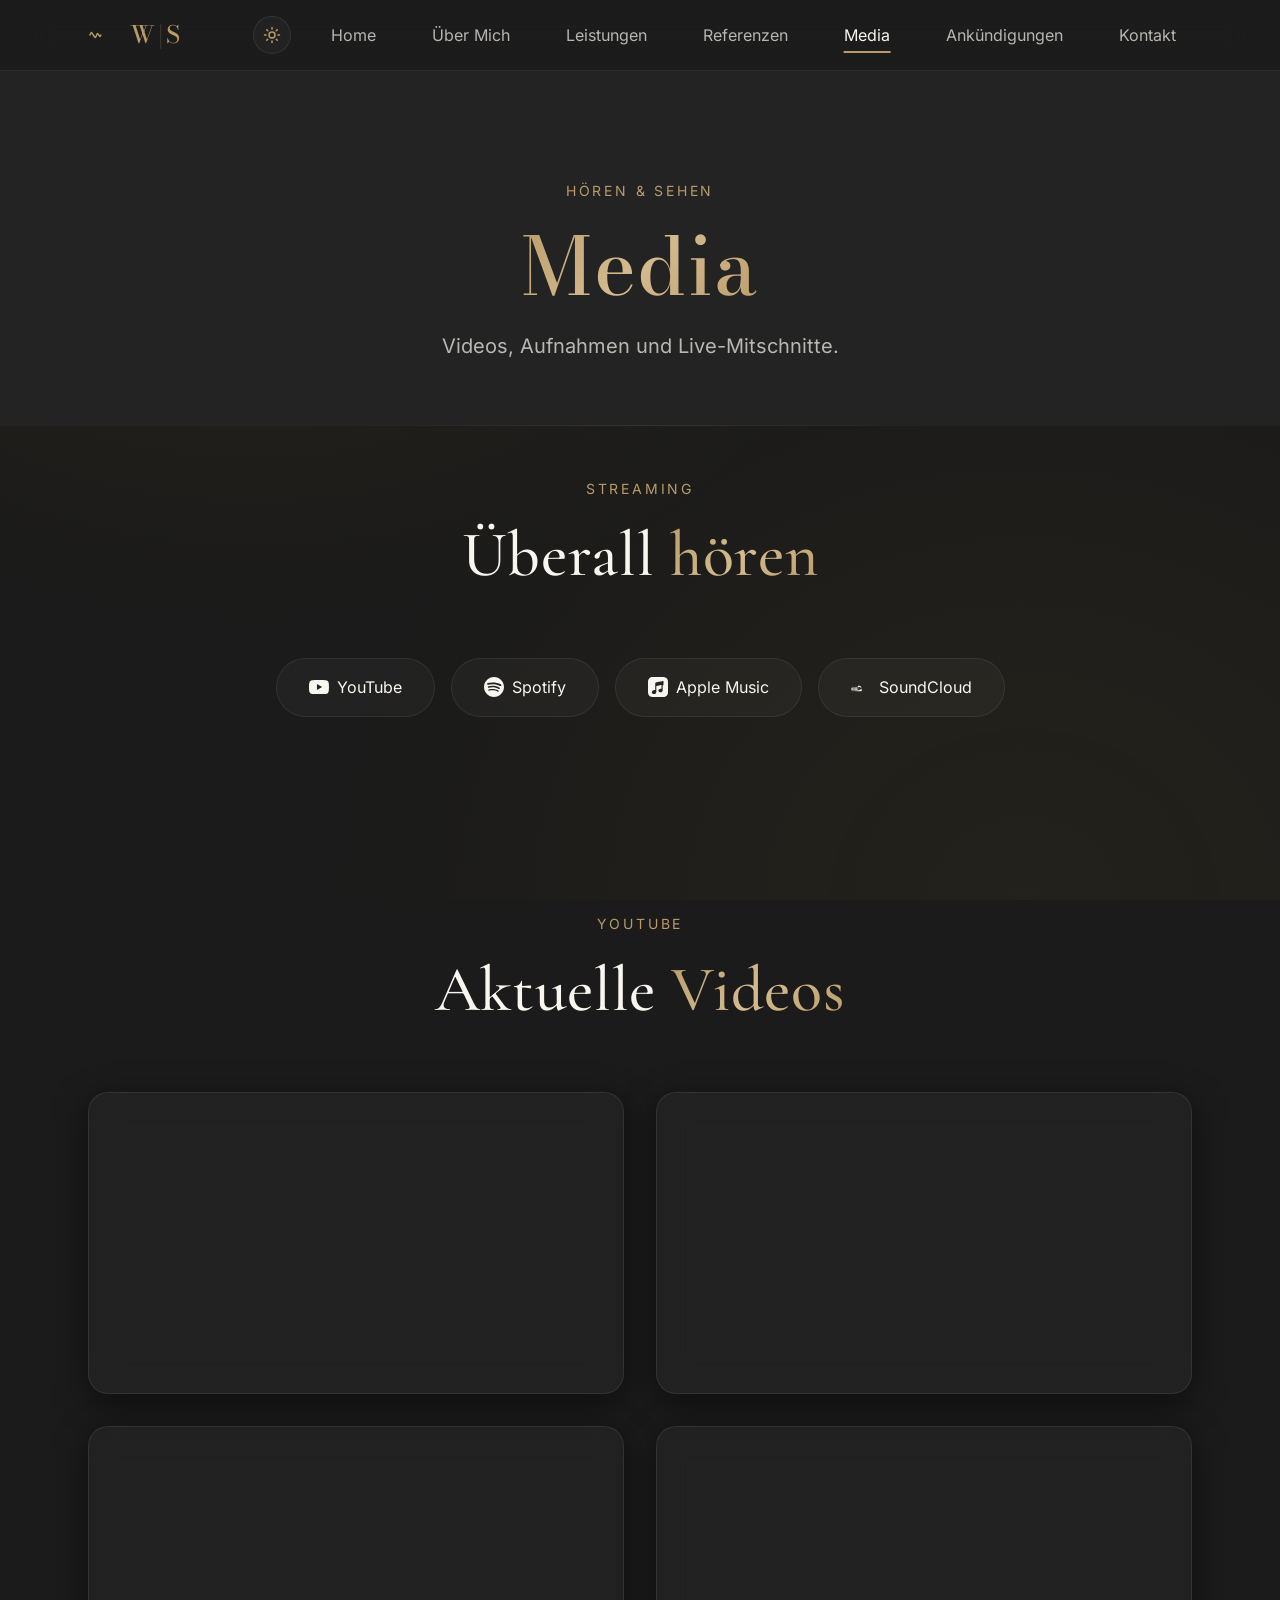
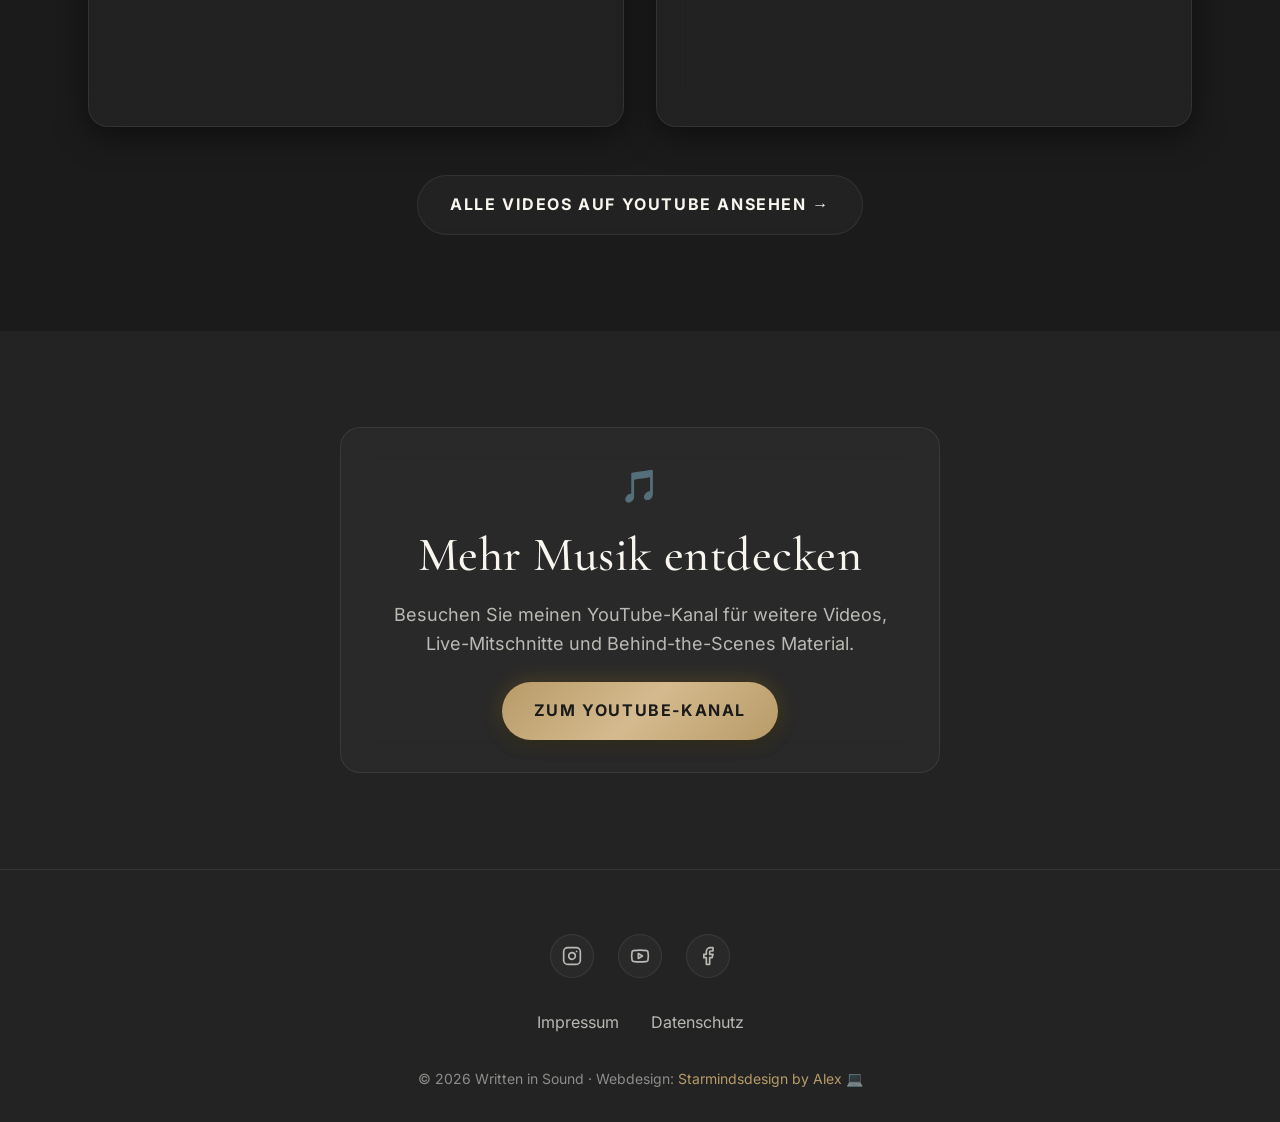
<file: media.html>
<!DOCTYPE html>
<html lang="de">

<head>
    <meta charset="UTF-8">
    <meta name="viewport" content="width=device-width, initial-scale=1.0">
    <script>
        (function () {
            try {
                if (localStorage.getItem('wis-theme') === 'light') {
                    document.documentElement.setAttribute('data-theme', 'light');
                }
            } catch (e) { }
        })();
    </script>
    <meta name="description"
        content="Videos und Musik von Stefan Weidner - Hören Sie rein in aktuelle Produktionen und Live-Auftritte.">

    <meta property="og:title" content="Media - Written in Sound">
    <meta property="og:description" content="Videos und Musik von Stefan Weidner.">

    <title>Media - Written in Sound | Stefan Weidner</title>

    <!-- Favicon -->
    <link rel="icon" type="image/png" href="assets/images/favicon.png">
    <link rel="apple-touch-icon" href="assets/images/favicon.png">

    <link rel="stylesheet" href="css/style.css">
</head>

<body>
    <!-- Navigation -->
    <nav class="nav" role="navigation" aria-label="Hauptnavigation">
        <div class="container nav-container">
            <a href="index.html" class="nav-logo" aria-label="Written in Sound Startseite">
                <svg class="nav-logo-mark" viewBox="0 0 40 24" width="34" height="20" aria-hidden="true"
                    focusable="false">
                    <path class="wave-line wave-line-1" d="M2,12 C5,7 7,17 10,12 C12,9 13,15 15,12" />
                    <path class="wave-line wave-line-2" d="M2,12 C5,4 7,20 10,12 C12,7 13,17 15,12" />
                    <path class="wave-line wave-line-3" d="M2,12 C5,1 7,23 10,12 C12,5 13,19 15,12" />
                </svg>
                <span class="nav-logo-text">W<span class="nav-logo-divider">|</span>S</span>
            </a>

            <button class="theme-toggle" id="themeToggle" type="button" aria-label="Hell-/Dunkelmodus umschalten"
                aria-pressed="false">
                <svg class="theme-icon theme-icon-sun" viewBox="0 0 24 24" width="18" height="18" fill="none"
                    stroke="currentColor" stroke-width="2" stroke-linecap="round" stroke-linejoin="round"
                    aria-hidden="true">
                    <circle cx="12" cy="12" r="4"></circle>
                    <path
                        d="M12 2v2M12 20v2M4.93 4.93l1.41 1.41M17.66 17.66l1.41 1.41M2 12h2M20 12h2M4.93 19.07l1.41-1.41M17.66 6.34l1.41-1.41">
                    </path>
                </svg>
                <svg class="theme-icon theme-icon-moon" viewBox="0 0 24 24" width="18" height="18" fill="none"
                    stroke="currentColor" stroke-width="2" stroke-linecap="round" stroke-linejoin="round"
                    aria-hidden="true">
                    <path d="M21 12.79A9 9 0 1 1 11.21 3 7 7 0 0 0 21 12.79z"></path>
                </svg>
            </button>

            <button class="nav-toggle" aria-label="Menü öffnen" aria-expanded="false">
                <span></span>
                <span></span>
                <span></span>
            </button>

            <ul class="nav-links">
                <li><a href="index.html" class="nav-link">Home</a></li>
                <li><a href="vita.html" class="nav-link">Über Mich</a></li>
                <li><a href="leistungen.html" class="nav-link">Leistungen</a></li>
                <li><a href="referenzen.html" class="nav-link">Referenzen</a></li>
                <li><a href="media.html" class="nav-link active">Media</a></li>
                <li><a href="ankuendigungen.html" class="nav-link">Ankündigungen</a></li>
                <li><a href="index.html#kontakt" class="nav-link">Kontakt</a></li>
            </ul>
        </div>
    </nav>

    <main>
        <!-- Page Header -->
        <header class="page-header">
            <div class="container">
                <span class="section-label">Hören & Sehen</span>
                <h1 class="section-title"><span class="text-gradient">Media</span></h1>
                <p class="section-description">
                    Videos, Aufnahmen und Live-Mitschnitte.
                </p>
            </div>
        </header>

        <!-- Streaming Links -->
        <section class="section" style="padding-top: var(--space-2xl);">
            <div class="container">
                <header class="section-header">
                    <span class="section-label">Streaming</span>
                    <h2 class="section-title">Überall <span class="text-gradient">hören</span></h2>
                </header>

                <div class="streaming-links">
                    <a href="https://www.youtube.com/@dermannampiano" target="_blank" rel="noopener noreferrer"
                        class="streaming-link">
                        <svg xmlns="http://www.w3.org/2000/svg" width="20" height="20" viewBox="0 0 24 24"
                            fill="currentColor">
                            <path
                                d="M23.498 6.186a3.016 3.016 0 0 0-2.122-2.136C19.505 3.545 12 3.545 12 3.545s-7.505 0-9.377.505A3.017 3.017 0 0 0 .502 6.186C0 8.07 0 12 0 12s0 3.93.502 5.814a3.016 3.016 0 0 0 2.122 2.136c1.871.505 9.376.505 9.376.505s7.505 0 9.377-.505a3.015 3.015 0 0 0 2.122-2.136C24 15.93 24 12 24 12s0-3.93-.502-5.814zM9.545 15.568V8.432L15.818 12l-6.273 3.568z" />
                        </svg>
                        YouTube
                    </a>

                    <a href="#" class="streaming-link" title="Spotify Link folgt">
                        <svg xmlns="http://www.w3.org/2000/svg" width="20" height="20" viewBox="0 0 24 24"
                            fill="currentColor">
                            <path
                                d="M12 0C5.4 0 0 5.4 0 12s5.4 12 12 12 12-5.4 12-12S18.66 0 12 0zm5.521 17.34c-.24.359-.66.48-1.021.24-2.82-1.74-6.36-2.101-10.561-1.141-.418.122-.779-.179-.899-.539-.12-.421.18-.78.54-.9 4.56-1.021 8.52-.6 11.64 1.32.42.18.479.659.301 1.02zm1.44-3.3c-.301.42-.841.6-1.262.3-3.239-1.98-8.159-2.58-11.939-1.38-.479.12-1.02-.12-1.14-.6-.12-.48.12-1.021.6-1.141C9.6 9.9 15 10.561 18.72 12.84c.361.181.54.78.241 1.2zm.12-3.36C15.24 8.4 8.82 8.16 5.16 9.301c-.6.179-1.2-.181-1.38-.721-.18-.601.18-1.2.72-1.381 4.26-1.26 11.28-1.02 15.721 1.621.539.3.719 1.02.419 1.56-.299.421-1.02.599-1.559.3z" />
                        </svg>
                        Spotify
                    </a>

                    <a href="#" class="streaming-link" title="Apple Music Link folgt">
                        <svg xmlns="http://www.w3.org/2000/svg" width="20" height="20" viewBox="0 0 24 24"
                            fill="currentColor">
                            <path
                                d="M23.994 6.124a9.23 9.23 0 00-.24-2.19c-.317-1.31-1.062-2.31-2.18-3.043a5.022 5.022 0 00-1.877-.726 10.496 10.496 0 00-1.564-.15c-.04-.003-.083-.01-.124-.013H5.986c-.152.01-.303.017-.455.026-.747.043-1.49.123-2.193.401-1.336.53-2.3 1.452-2.865 2.78-.192.448-.292.925-.363 1.408-.056.392-.088.785-.1 1.18 0 .032-.007.062-.01.093v12.223c.01.14.017.283.027.424.05.815.154 1.624.497 2.373.65 1.42 1.738 2.353 3.234 2.801.42.127.856.187 1.293.228.555.053 1.11.06 1.667.06h11.03c.525 0 1.048-.034 1.57-.1.823-.106 1.597-.35 2.296-.81.84-.553 1.472-1.287 1.88-2.208.186-.42.293-.865.37-1.324.113-.675.138-1.358.137-2.04-.002-3.8 0-7.595-.003-11.393zm-6.423 3.99v5.712c0 .417-.058.827-.244 1.206-.29.59-.76.962-1.388 1.14-.35.1-.706.157-1.07.173-.95.042-1.785-.36-2.174-1.276-.533-1.256.298-2.61 1.653-2.8.478-.067.96-.075 1.438-.153.26-.043.388-.19.405-.457.002-.032.005-.063.005-.094v-3.738c0-.357-.022-.386-.37-.313-.443.094-.885.19-1.328.284l-4.08.872c-.068.014-.136.033-.203.05-.169.044-.243.14-.253.32-.003.063-.002.126-.002.19v6.634c0 .4-.048.795-.21 1.166-.265.605-.72 1.016-1.35 1.22-.37.123-.753.18-1.14.196-.773.03-1.487-.124-2.06-.7-.59-.594-.723-1.323-.54-2.103.246-1.048 1.078-1.65 2.062-1.79.49-.07.98-.09 1.467-.157.335-.046.47-.197.488-.532.003-.058.002-.116.002-.175V7.63c0-.2.03-.392.112-.573.14-.306.39-.467.703-.53.308-.064.62-.114.93-.172l4.624-.988c.608-.13 1.216-.26 1.824-.388.376-.08.754-.152 1.13-.234.387-.085.576.058.593.457.005.116.003.232.003.348v4.165z" />
                        </svg>
                        Apple Music
                    </a>

                    <a href="#" class="streaming-link" title="SoundCloud Link folgt">
                        <svg xmlns="http://www.w3.org/2000/svg" width="20" height="20" viewBox="0 0 24 24"
                            fill="currentColor">
                            <path
                                d="M1.175 12.225c-.051 0-.094.046-.101.1l-.233 2.154.233 2.105c.007.058.05.098.101.098.05 0 .09-.04.099-.098l.255-2.105-.27-2.154c-.009-.06-.052-.1-.085-.1m-.899.828c-.06 0-.091.037-.104.094L0 14.479l.165 1.308c.014.057.045.094.09.094s.089-.037.099-.094l.19-1.308-.19-1.334c-.01-.057-.038-.09-.09-.09m1.83-1.229c-.061 0-.12.045-.12.104l-.21 2.563.225 2.458c0 .06.045.104.106.104.061 0 .12-.044.12-.104l.24-2.474-.24-2.547c0-.06-.045-.104-.12-.104m.945-.089c-.075 0-.135.06-.15.135l-.193 2.64.21 2.534c.016.077.075.138.149.138.075 0 .135-.061.15-.138l.225-2.534-.225-2.64c-.015-.075-.06-.135-.135-.135m1.014.12c-.09 0-.149.075-.164.164l-.18 2.52.195 2.51c.015.09.075.164.165.164.089 0 .149-.075.179-.164l.21-2.51-.21-2.52c-.03-.089-.075-.164-.18-.164m.989-.135c-.104 0-.179.09-.194.179l-.165 2.655.18 2.475c.014.104.09.18.18.18.104 0 .179-.076.194-.18l.195-2.475-.21-2.655c-.014-.089-.074-.179-.18-.179m1.065.18c-.12 0-.21.089-.225.209l-.165 2.476.18 2.449c.015.12.09.21.21.21.12 0 .21-.09.225-.21l.195-2.449-.195-2.476c-.015-.12-.09-.21-.225-.21m1.05-.12c-.135 0-.225.105-.24.24l-.15 2.596.165 2.415c.015.135.105.24.24.24.12 0 .225-.105.24-.24l.18-2.415-.18-2.596c-.015-.135-.105-.24-.24-.24m1.14-.045c-.15 0-.255.119-.27.27l-.15 2.64.15 2.386c.015.149.12.269.27.269.135 0 .255-.12.27-.27l.18-2.386-.18-2.64c-.015-.15-.12-.27-.27-.27m3.315 1.425c-.18-.495-.57-.869-1.065-1.095-.315-.135-.645-.21-1.005-.21-.12 0-.24.029-.345.06-.135.031-.255.12-.27.285l-.135 2.355.135 2.37c.015.149.12.271.255.286.015 0 .045.015.06.015h2.37c.795 0 1.44-.645 1.44-1.44 0-.6-.36-1.11-.87-1.35.03-.18.045-.255.045-.39 0-.45-.135-.9-.615-1.89m.735.75c0 1.5-1.215 2.715-2.715 2.715l-1.29-.015c-.165 0-.3-.135-.315-.3V11.07c0-.135.09-.27.225-.3.48-.135.975-.21 1.485-.21 2.235 0 2.61 1.695 2.61 2.835" />
                        </svg>
                        SoundCloud
                    </a>
                </div>
            </div>
        </section>

        <!-- Videos Section -->
        <section class="section">
            <div class="container">
                <header class="section-header">
                    <span class="section-label">YouTube</span>
                    <h2 class="section-title">Aktuelle <span class="text-gradient">Videos</span></h2>
                </header>

                <div class="media-grid">
                    <!-- Video 1 - Placeholder -->
                    <article class="media-item glass-card animate-on-scroll">
                        <iframe src="https://www.youtube-nocookie.com/embed/videoseries?list=UU_placeholder"
                            title="Written in Sound Video 1"
                            allow="accelerometer; autoplay; clipboard-write; encrypted-media; gyroscope; picture-in-picture"
                            allowfullscreen loading="lazy">
                        </iframe>
                    </article>

                    <!-- Video 2 - Placeholder -->
                    <article class="media-item glass-card animate-on-scroll">
                        <iframe src="https://www.youtube-nocookie.com/embed/videoseries?list=UU_placeholder"
                            title="Written in Sound Video 2"
                            allow="accelerometer; autoplay; clipboard-write; encrypted-media; gyroscope; picture-in-picture"
                            allowfullscreen loading="lazy">
                        </iframe>
                    </article>

                    <!-- Video 3 - Placeholder -->
                    <article class="media-item glass-card animate-on-scroll">
                        <iframe src="https://www.youtube-nocookie.com/embed/videoseries?list=UU_placeholder"
                            title="Written in Sound Video 3"
                            allow="accelerometer; autoplay; clipboard-write; encrypted-media; gyroscope; picture-in-picture"
                            allowfullscreen loading="lazy">
                        </iframe>
                    </article>

                    <!-- Video 4 - Placeholder -->
                    <article class="media-item glass-card animate-on-scroll">
                        <iframe src="https://www.youtube-nocookie.com/embed/videoseries?list=UU_placeholder"
                            title="Written in Sound Video 4"
                            allow="accelerometer; autoplay; clipboard-write; encrypted-media; gyroscope; picture-in-picture"
                            allowfullscreen loading="lazy">
                        </iframe>
                    </article>
                </div>

                <div class="text-center" style="margin-top: var(--space-2xl);">
                    <a href="https://www.youtube.com/@dermannampiano" target="_blank" rel="noopener noreferrer"
                        class="btn btn-secondary">
                        Alle Videos auf YouTube ansehen →
                    </a>
                </div>
            </div>
        </section>

        <!-- Info Note -->
        <section class="section" style="background: var(--color-bg-secondary);">
            <div class="container">
                <div class="glass-card"
                    style="padding: var(--space-xl); text-align: center; max-width: 600px; margin: 0 auto;">
                    <span style="font-size: 2rem; display: block; margin-bottom: var(--space-md);">🎵</span>
                    <h3 style="margin-bottom: var(--space-md);">Mehr Musik entdecken</h3>
                    <p style="color: var(--color-text-secondary); margin-bottom: var(--space-lg);">
                        Besuchen Sie meinen YouTube-Kanal für weitere Videos, Live-Mitschnitte und Behind-the-Scenes
                        Material.
                    </p>
                    <a href="https://www.youtube.com/@dermannampiano" target="_blank" rel="noopener noreferrer"
                        class="btn btn-primary">
                        Zum YouTube-Kanal
                    </a>
                </div>
            </div>
        </section>
    </main>

    <!-- Footer -->
    <footer class="footer" role="contentinfo">
        <div class="container footer-content">
            <div class="footer-social">
                <a href="https://www.instagram.com/stefanmusic297/" target="_blank" rel="noopener noreferrer"
                    class="social-link" aria-label="Instagram">
                    <svg xmlns="http://www.w3.org/2000/svg" width="20" height="20" viewBox="0 0 24 24" fill="none"
                        stroke="currentColor" stroke-width="2" stroke-linecap="round" stroke-linejoin="round">
                        <rect width="20" height="20" x="2" y="2" rx="5" ry="5" />
                        <path d="M16 11.37A4 4 0 1 1 12.63 8 4 4 0 0 1 16 11.37z" />
                        <line x1="17.5" x2="17.51" y1="6.5" y2="6.5" />
                    </svg>
                </a>
                <a href="https://www.youtube.com/@dermannampiano" target="_blank" rel="noopener noreferrer"
                    class="social-link" aria-label="YouTube">
                    <svg xmlns="http://www.w3.org/2000/svg" width="20" height="20" viewBox="0 0 24 24" fill="none"
                        stroke="currentColor" stroke-width="2" stroke-linecap="round" stroke-linejoin="round">
                        <path
                            d="M2.5 17a24.12 24.12 0 0 1 0-10 2 2 0 0 1 1.4-1.4 49.56 49.56 0 0 1 16.2 0A2 2 0 0 1 21.5 7a24.12 24.12 0 0 1 0 10 2 2 0 0 1-1.4 1.4 49.55 49.55 0 0 1-16.2 0A2 2 0 0 1 2.5 17" />
                        <path d="m10 15 5-3-5-3z" />
                    </svg>
                </a>
                <a href="https://www.facebook.com/stefanweidner85" target="_blank" rel="noopener noreferrer"
                    class="social-link" aria-label="Facebook">
                    <svg xmlns="http://www.w3.org/2000/svg" width="20" height="20" viewBox="0 0 24 24" fill="none"
                        stroke="currentColor" stroke-width="2" stroke-linecap="round" stroke-linejoin="round">
                        <path d="M18 2h-3a5 5 0 0 0-5 5v3H7v4h3v8h4v-8h3l1-4h-4V7a1 1 0 0 1 1-1h3z" />
                    </svg>
                </a>
            </div>

            <nav class="footer-links" aria-label="Footer Navigation">
                <a href="impressum.html" class="footer-link">Impressum</a>
                <a href="datenschutz.html" class="footer-link">Datenschutz</a>
            </nav>

            <p class="footer-copyright">
                © 2026 Written in Sound · Webdesign: <a href="#">Starmindsdesign by Alex</a> 💻
            </p>
        </div>
    </footer>

    <script src="js/main.js"></script>
</body>

</html>
</file>
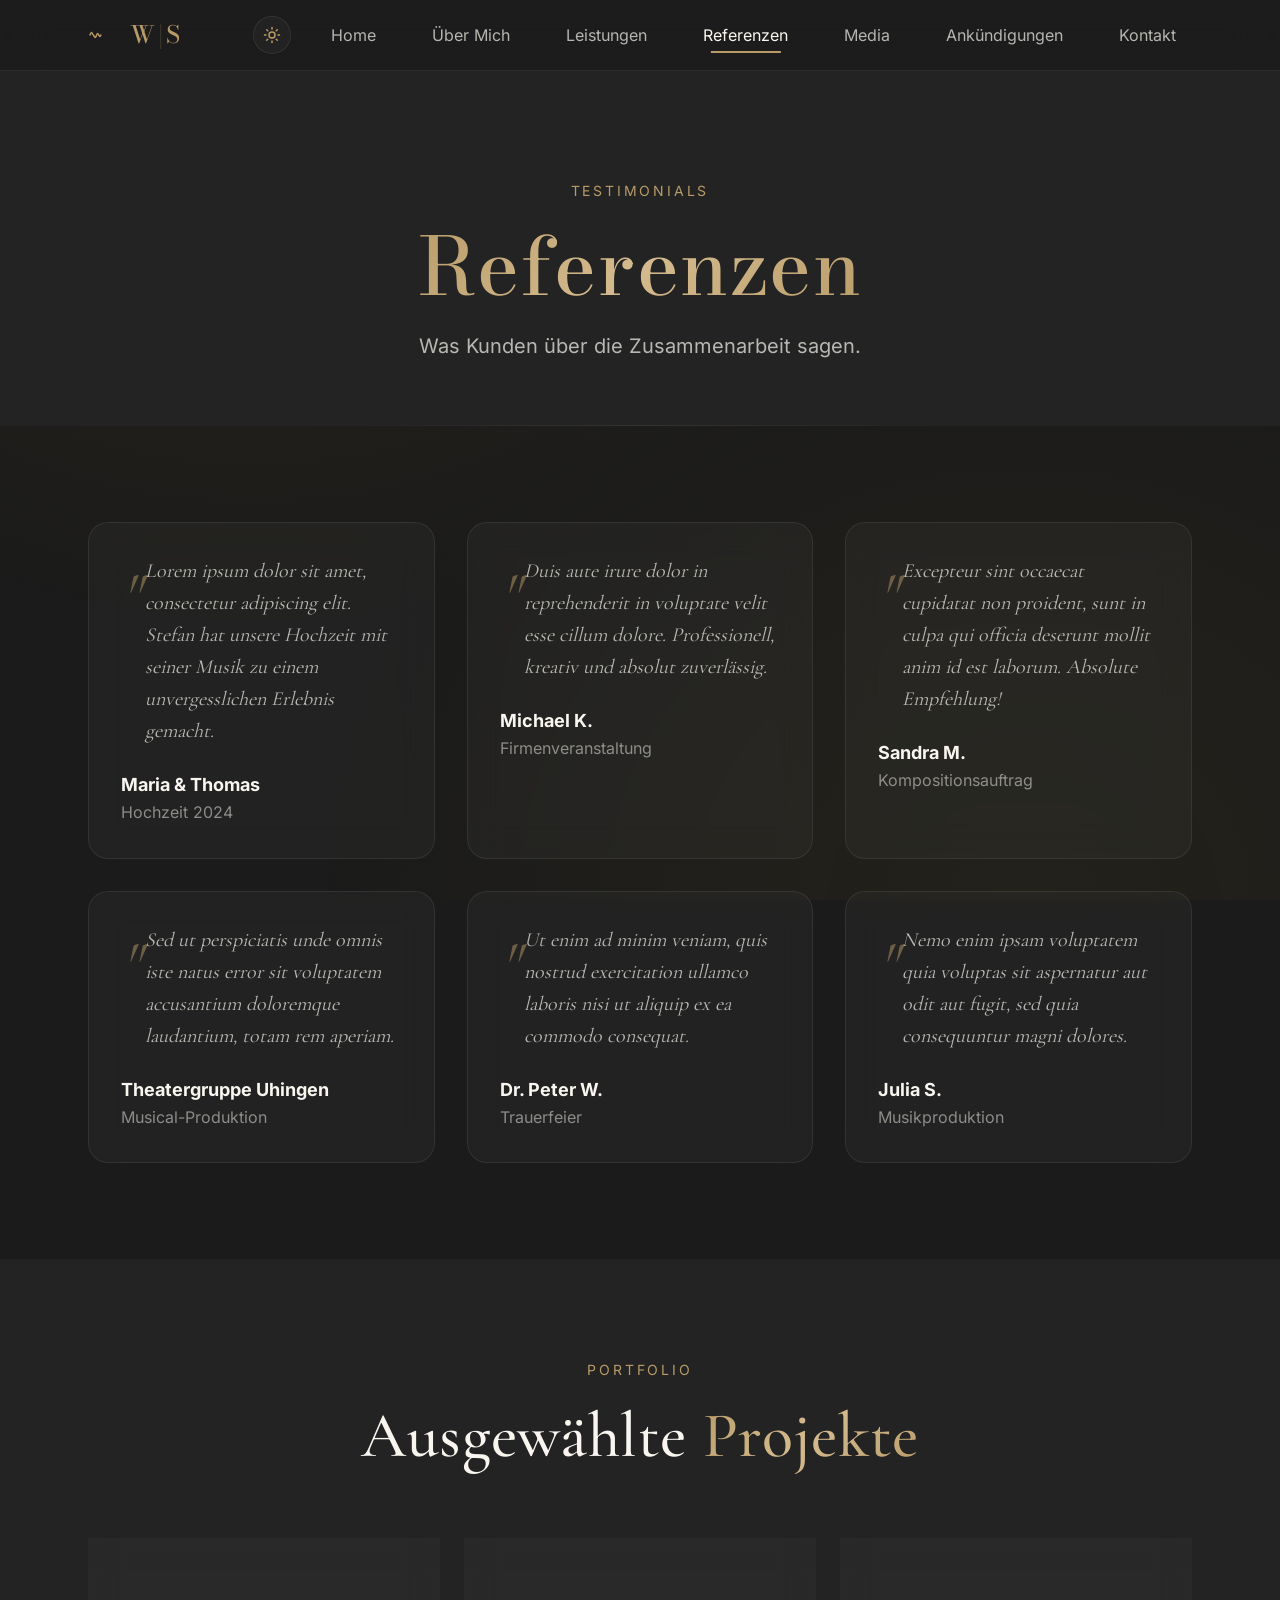
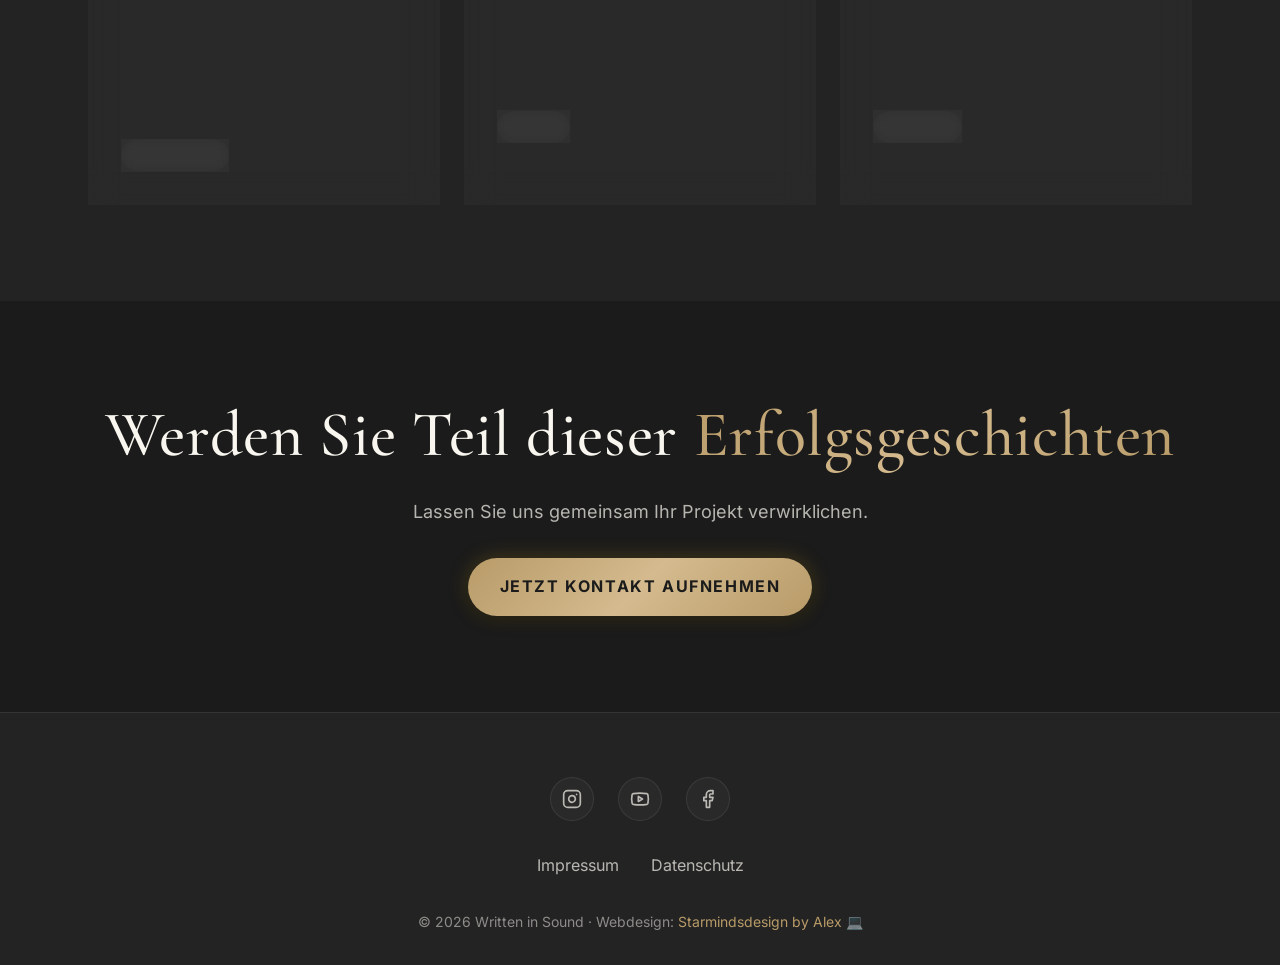
<file: referenzen.html>
<!DOCTYPE html>
<html lang="de">

<head>
    <meta charset="UTF-8">
    <meta name="viewport" content="width=device-width, initial-scale=1.0">
    <script>
        (function () {
            try {
                if (localStorage.getItem('wis-theme') === 'light') {
                    document.documentElement.setAttribute('data-theme', 'light');
                }
            } catch (e) { }
        })();
    </script>
    <meta name="description"
        content="Referenzen und Kundenstimmen zu Stefan Weidner - Musiker, Komponist und Arrangeur.">

    <meta property="og:title" content="Referenzen - Written in Sound">
    <meta property="og:description" content="Was Kunden über die Zusammenarbeit mit Stefan Weidner sagen.">

    <title>Referenzen - Written in Sound | Stefan Weidner</title>

    <!-- Favicon -->
    <link rel="icon" type="image/png" href="assets/images/favicon.png">
    <link rel="apple-touch-icon" href="assets/images/favicon.png">

    <link rel="stylesheet" href="css/style.css">
</head>

<body>
    <!-- Navigation -->
    <nav class="nav" role="navigation" aria-label="Hauptnavigation">
        <div class="container nav-container">
            <a href="index.html" class="nav-logo" aria-label="Written in Sound Startseite">
                <svg class="nav-logo-mark" viewBox="0 0 40 24" width="34" height="20" aria-hidden="true"
                    focusable="false">
                    <path class="wave-line wave-line-1" d="M2,12 C5,7 7,17 10,12 C12,9 13,15 15,12" />
                    <path class="wave-line wave-line-2" d="M2,12 C5,4 7,20 10,12 C12,7 13,17 15,12" />
                    <path class="wave-line wave-line-3" d="M2,12 C5,1 7,23 10,12 C12,5 13,19 15,12" />
                </svg>
                <span class="nav-logo-text">W<span class="nav-logo-divider">|</span>S</span>
            </a>

            <button class="theme-toggle" id="themeToggle" type="button" aria-label="Hell-/Dunkelmodus umschalten"
                aria-pressed="false">
                <svg class="theme-icon theme-icon-sun" viewBox="0 0 24 24" width="18" height="18" fill="none"
                    stroke="currentColor" stroke-width="2" stroke-linecap="round" stroke-linejoin="round"
                    aria-hidden="true">
                    <circle cx="12" cy="12" r="4"></circle>
                    <path
                        d="M12 2v2M12 20v2M4.93 4.93l1.41 1.41M17.66 17.66l1.41 1.41M2 12h2M20 12h2M4.93 19.07l1.41-1.41M17.66 6.34l1.41-1.41">
                    </path>
                </svg>
                <svg class="theme-icon theme-icon-moon" viewBox="0 0 24 24" width="18" height="18" fill="none"
                    stroke="currentColor" stroke-width="2" stroke-linecap="round" stroke-linejoin="round"
                    aria-hidden="true">
                    <path d="M21 12.79A9 9 0 1 1 11.21 3 7 7 0 0 0 21 12.79z"></path>
                </svg>
            </button>

            <button class="nav-toggle" aria-label="Menü öffnen" aria-expanded="false">
                <span></span>
                <span></span>
                <span></span>
            </button>

            <ul class="nav-links">
                <li><a href="index.html" class="nav-link">Home</a></li>
                <li><a href="vita.html" class="nav-link">Über Mich</a></li>
                <li><a href="leistungen.html" class="nav-link">Leistungen</a></li>
                <li><a href="referenzen.html" class="nav-link active">Referenzen</a></li>
                <li><a href="media.html" class="nav-link">Media</a></li>
                <li><a href="ankuendigungen.html" class="nav-link">Ankündigungen</a></li>
                <li><a href="index.html#kontakt" class="nav-link">Kontakt</a></li>
            </ul>
        </div>
    </nav>

    <main>
        <!-- Page Header -->
        <header class="page-header">
            <div class="container">
                <span class="section-label">Testimonials</span>
                <h1 class="section-title"><span class="text-gradient">Referenzen</span></h1>
                <p class="section-description">
                    Was Kunden über die Zusammenarbeit sagen.
                </p>
            </div>
        </header>

        <!-- Testimonials -->
        <section class="section">
            <div class="container">
                <div class="references-grid">
                    <article class="glass-card reference-card animate-on-scroll">
                        <blockquote class="reference-quote">
                            Lorem ipsum dolor sit amet, consectetur adipiscing elit. Stefan hat unsere Hochzeit mit
                            seiner Musik zu einem unvergesslichen Erlebnis gemacht.
                        </blockquote>
                        <div class="reference-author">Maria & Thomas</div>
                        <div class="reference-role">Hochzeit 2024</div>
                    </article>

                    <article class="glass-card reference-card animate-on-scroll">
                        <blockquote class="reference-quote">
                            Duis aute irure dolor in reprehenderit in voluptate velit esse cillum dolore. Professionell,
                            kreativ und absolut zuverlässig.
                        </blockquote>
                        <div class="reference-author">Michael K.</div>
                        <div class="reference-role">Firmenveranstaltung</div>
                    </article>

                    <article class="glass-card reference-card animate-on-scroll">
                        <blockquote class="reference-quote">
                            Excepteur sint occaecat cupidatat non proident, sunt in culpa qui officia deserunt mollit
                            anim id est laborum. Absolute Empfehlung!
                        </blockquote>
                        <div class="reference-author">Sandra M.</div>
                        <div class="reference-role">Kompositionsauftrag</div>
                    </article>

                    <article class="glass-card reference-card animate-on-scroll">
                        <blockquote class="reference-quote">
                            Sed ut perspiciatis unde omnis iste natus error sit voluptatem accusantium doloremque
                            laudantium, totam rem aperiam.
                        </blockquote>
                        <div class="reference-author">Theatergruppe Uhingen</div>
                        <div class="reference-role">Musical-Produktion</div>
                    </article>

                    <article class="glass-card reference-card animate-on-scroll">
                        <blockquote class="reference-quote">
                            Ut enim ad minim veniam, quis nostrud exercitation ullamco laboris nisi ut aliquip ex ea
                            commodo consequat.
                        </blockquote>
                        <div class="reference-author">Dr. Peter W.</div>
                        <div class="reference-role">Trauerfeier</div>
                    </article>

                    <article class="glass-card reference-card animate-on-scroll">
                        <blockquote class="reference-quote">
                            Nemo enim ipsam voluptatem quia voluptas sit aspernatur aut odit aut fugit, sed quia
                            consequuntur magni dolores.
                        </blockquote>
                        <div class="reference-author">Julia S.</div>
                        <div class="reference-role">Musikproduktion</div>
                    </article>
                </div>
            </div>
        </section>

        <!-- Projects Section -->
        <section class="section" style="background: var(--color-bg-secondary);">
            <div class="container">
                <header class="section-header">
                    <span class="section-label">Portfolio</span>
                    <h2 class="section-title">Ausgewählte <span class="text-gradient">Projekte</span></h2>
                </header>

                <div class="bento-grid">
                    <article class="glass-card bento-item animate-on-scroll">
                        <h3 class="bento-title" style="margin-bottom: var(--space-sm);">Lorem Ipsum Produktion</h3>
                        <p class="bento-text" style="margin-bottom: var(--space-md);">
                            Dolor sit amet, consectetur adipiscing elit. Komposition und Arrangement für eine
                            Theaterproduktion.
                        </p>
                        <span class="btn btn-secondary"
                            style="font-size: var(--text-xs); padding: var(--space-xs) var(--space-md);">Theater</span>
                    </article>

                    <article class="glass-card bento-item animate-on-scroll">
                        <h3 class="bento-title" style="margin-bottom: var(--space-sm);">Sed Perspiciatis</h3>
                        <p class="bento-text" style="margin-bottom: var(--space-md);">
                            Unde omnis iste natus error sit voluptatem accusantium doloremque laudantium.
                        </p>
                        <span class="btn btn-secondary"
                            style="font-size: var(--text-xs); padding: var(--space-xs) var(--space-md);">Film</span>
                    </article>

                    <article class="glass-card bento-item animate-on-scroll">
                        <h3 class="bento-title" style="margin-bottom: var(--space-sm);">Ut Enim Ad Minim</h3>
                        <p class="bento-text" style="margin-bottom: var(--space-md);">
                            Veniam, quis nostrud exercitation ullamco laboris nisi ut aliquip ex ea commodo.
                        </p>
                        <span class="btn btn-secondary"
                            style="font-size: var(--text-xs); padding: var(--space-xs) var(--space-md);">Event</span>
                    </article>
                </div>
            </div>
        </section>

        <!-- CTA Section -->
        <section class="section" style="text-align: center;">
            <div class="container">
                <h2 style="margin-bottom: var(--space-lg);">Werden Sie Teil dieser <span
                        class="text-gradient">Erfolgsgeschichten</span></h2>
                <p
                    style="color: var(--color-text-secondary); margin-bottom: var(--space-xl); max-width: 500px; margin-left: auto; margin-right: auto;">
                    Lassen Sie uns gemeinsam Ihr Projekt verwirklichen.
                </p>
                <a href="index.html#kontakt" class="btn btn-primary">Jetzt Kontakt aufnehmen</a>
            </div>
        </section>
    </main>

    <!-- Footer -->
    <footer class="footer" role="contentinfo">
        <div class="container footer-content">
            <div class="footer-social">
                <a href="https://www.instagram.com/stefanmusic297/" target="_blank" rel="noopener noreferrer"
                    class="social-link" aria-label="Instagram">
                    <svg xmlns="http://www.w3.org/2000/svg" width="20" height="20" viewBox="0 0 24 24" fill="none"
                        stroke="currentColor" stroke-width="2" stroke-linecap="round" stroke-linejoin="round">
                        <rect width="20" height="20" x="2" y="2" rx="5" ry="5" />
                        <path d="M16 11.37A4 4 0 1 1 12.63 8 4 4 0 0 1 16 11.37z" />
                        <line x1="17.5" x2="17.51" y1="6.5" y2="6.5" />
                    </svg>
                </a>
                <a href="https://www.youtube.com/@dermannampiano" target="_blank" rel="noopener noreferrer"
                    class="social-link" aria-label="YouTube">
                    <svg xmlns="http://www.w3.org/2000/svg" width="20" height="20" viewBox="0 0 24 24" fill="none"
                        stroke="currentColor" stroke-width="2" stroke-linecap="round" stroke-linejoin="round">
                        <path
                            d="M2.5 17a24.12 24.12 0 0 1 0-10 2 2 0 0 1 1.4-1.4 49.56 49.56 0 0 1 16.2 0A2 2 0 0 1 21.5 7a24.12 24.12 0 0 1 0 10 2 2 0 0 1-1.4 1.4 49.55 49.55 0 0 1-16.2 0A2 2 0 0 1 2.5 17" />
                        <path d="m10 15 5-3-5-3z" />
                    </svg>
                </a>
                <a href="https://www.facebook.com/stefanweidner85" target="_blank" rel="noopener noreferrer"
                    class="social-link" aria-label="Facebook">
                    <svg xmlns="http://www.w3.org/2000/svg" width="20" height="20" viewBox="0 0 24 24" fill="none"
                        stroke="currentColor" stroke-width="2" stroke-linecap="round" stroke-linejoin="round">
                        <path d="M18 2h-3a5 5 0 0 0-5 5v3H7v4h3v8h4v-8h3l1-4h-4V7a1 1 0 0 1 1-1h3z" />
                    </svg>
                </a>
            </div>

            <nav class="footer-links" aria-label="Footer Navigation">
                <a href="impressum.html" class="footer-link">Impressum</a>
                <a href="datenschutz.html" class="footer-link">Datenschutz</a>
            </nav>

            <p class="footer-copyright">
                © 2026 Written in Sound · Webdesign: <a href="#">Starmindsdesign by Alex</a> 💻
            </p>
        </div>
    </footer>

    <script src="js/main.js"></script>
</body>

</html>
</file>
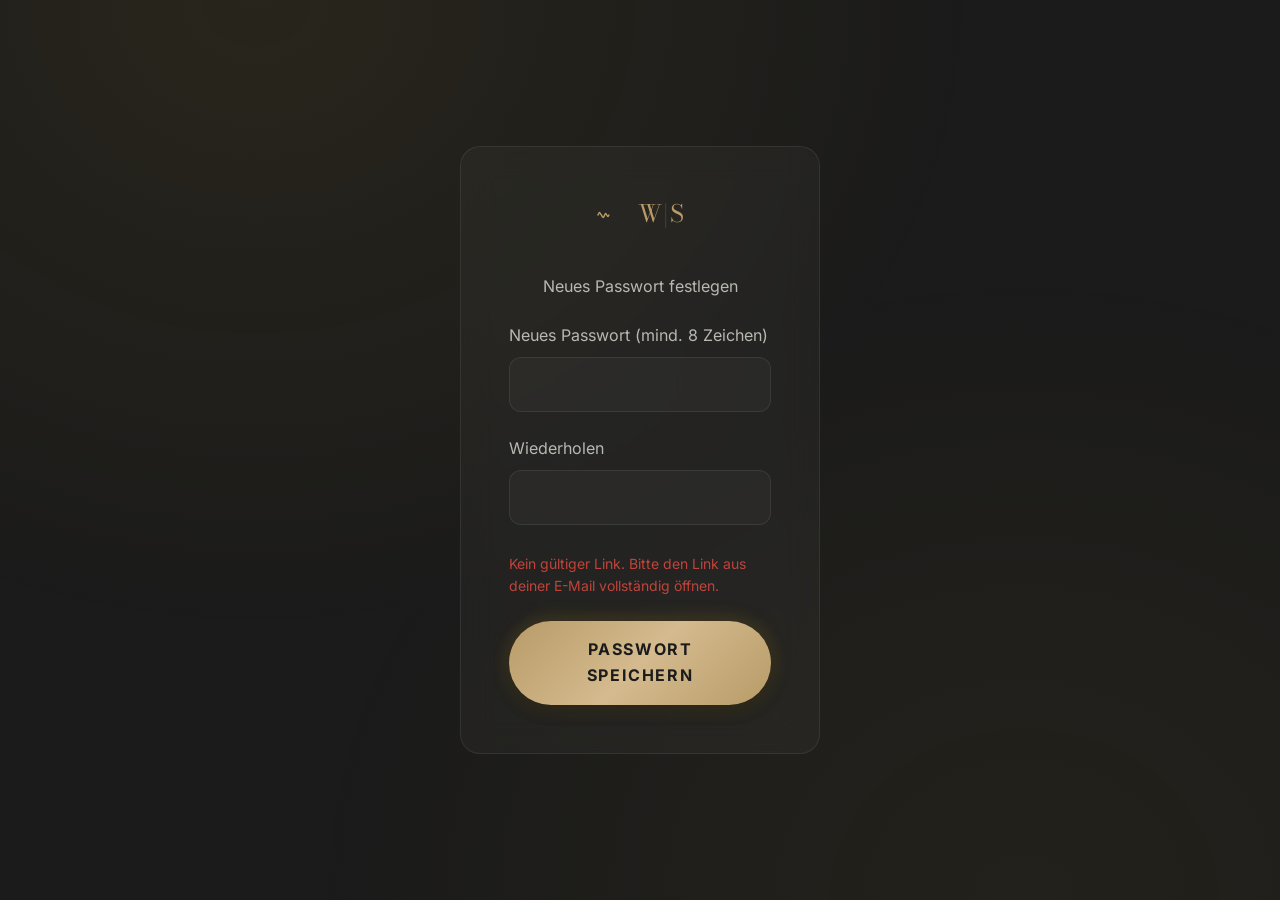
<file: set-password.html>
<!DOCTYPE html>
<html lang="de">

<head>
    <meta charset="UTF-8">
    <meta name="viewport" content="width=device-width, initial-scale=1.0">
    <meta name="robots" content="noindex, nofollow">
    <title>Passwort festlegen - Written in Sound</title>
    <link rel="icon" type="image/png" href="assets/images/favicon.png">
    <link rel="stylesheet" href="css/style.css">
    <link rel="stylesheet" href="admin/css/admin.css">
</head>

<body>
    <div class="login-screen">
        <form id="setPasswordForm" class="login-card">
            <div class="login-logo">
                <svg viewBox="0 0 40 24" width="34" height="20" aria-hidden="true">
                    <path class="wave-line wave-line-1" d="M2,12 C5,7 7,17 10,12 C12,9 13,15 15,12" />
                    <path class="wave-line wave-line-2" d="M2,12 C5,4 7,20 10,12 C12,7 13,17 15,12" />
                    <path class="wave-line wave-line-3" d="M2,12 C5,1 7,23 10,12 C12,5 13,19 15,12" />
                </svg>
                <span>W<span class="nav-logo-divider">|</span>S</span>
            </div>
            <p style="text-align:center; color:var(--color-text-secondary); font-size:var(--text-sm);">
                Neues Passwort festlegen
            </p>
            <div class="form-group">
                <label class="form-label" for="pwInput">Neues Passwort (mind. 8 Zeichen)</label>
                <input class="form-input" type="password" id="pwInput" required minlength="8"
                    autocomplete="new-password">
            </div>
            <div class="form-group">
                <label class="form-label" for="pwInput2">Wiederholen</label>
                <input class="form-input" type="password" id="pwInput2" required minlength="8"
                    autocomplete="new-password">
            </div>
            <p id="setPwError" class="form-error" style="display:none;"></p>
            <p id="setPwSuccess" class="form-error" style="display:none; color:#4ade80;"></p>
            <button type="submit" class="btn btn-primary" style="width:100%;">Passwort speichern</button>
        </form>
    </div>

    <script>
        const params = new URLSearchParams(location.search);
        const token = params.get('token') || '';
        const form = document.getElementById('setPasswordForm');
        const errorEl = document.getElementById('setPwError');
        const successEl = document.getElementById('setPwSuccess');

        if (!token) {
            errorEl.textContent = 'Kein gültiger Link. Bitte den Link aus deiner E-Mail vollständig öffnen.';
            errorEl.style.display = 'block';
            form.querySelector('button').disabled = true;
        }

        form.addEventListener('submit', async (e) => {
            e.preventDefault();
            errorEl.style.display = 'none';
            successEl.style.display = 'none';

            const pw1 = document.getElementById('pwInput').value;
            const pw2 = document.getElementById('pwInput2').value;

            if (pw1 !== pw2) {
                errorEl.textContent = 'Die Passwörter stimmen nicht überein.';
                errorEl.style.display = 'block';
                return;
            }

            try {
                const res = await fetch('backend/api/auth/set-password.php', {
                    method: 'POST',
                    headers: { 'Content-Type': 'application/json' },
                    body: JSON.stringify({ token, password: pw1 }),
                });
                const data = await res.json();
                if (!res.ok) throw new Error(data.error || 'Fehler');

                successEl.textContent = 'Passwort gespeichert! Du kannst dich jetzt im Admin-Dashboard anmelden.';
                successEl.style.display = 'block';
                form.querySelector('button').disabled = true;
                setTimeout(() => { location.href = 'admin/index.html'; }, 2000);
            } catch (err) {
                errorEl.textContent = err.message;
                errorEl.style.display = 'block';
            }
        });
    </script>
</body>

</html>
</file>
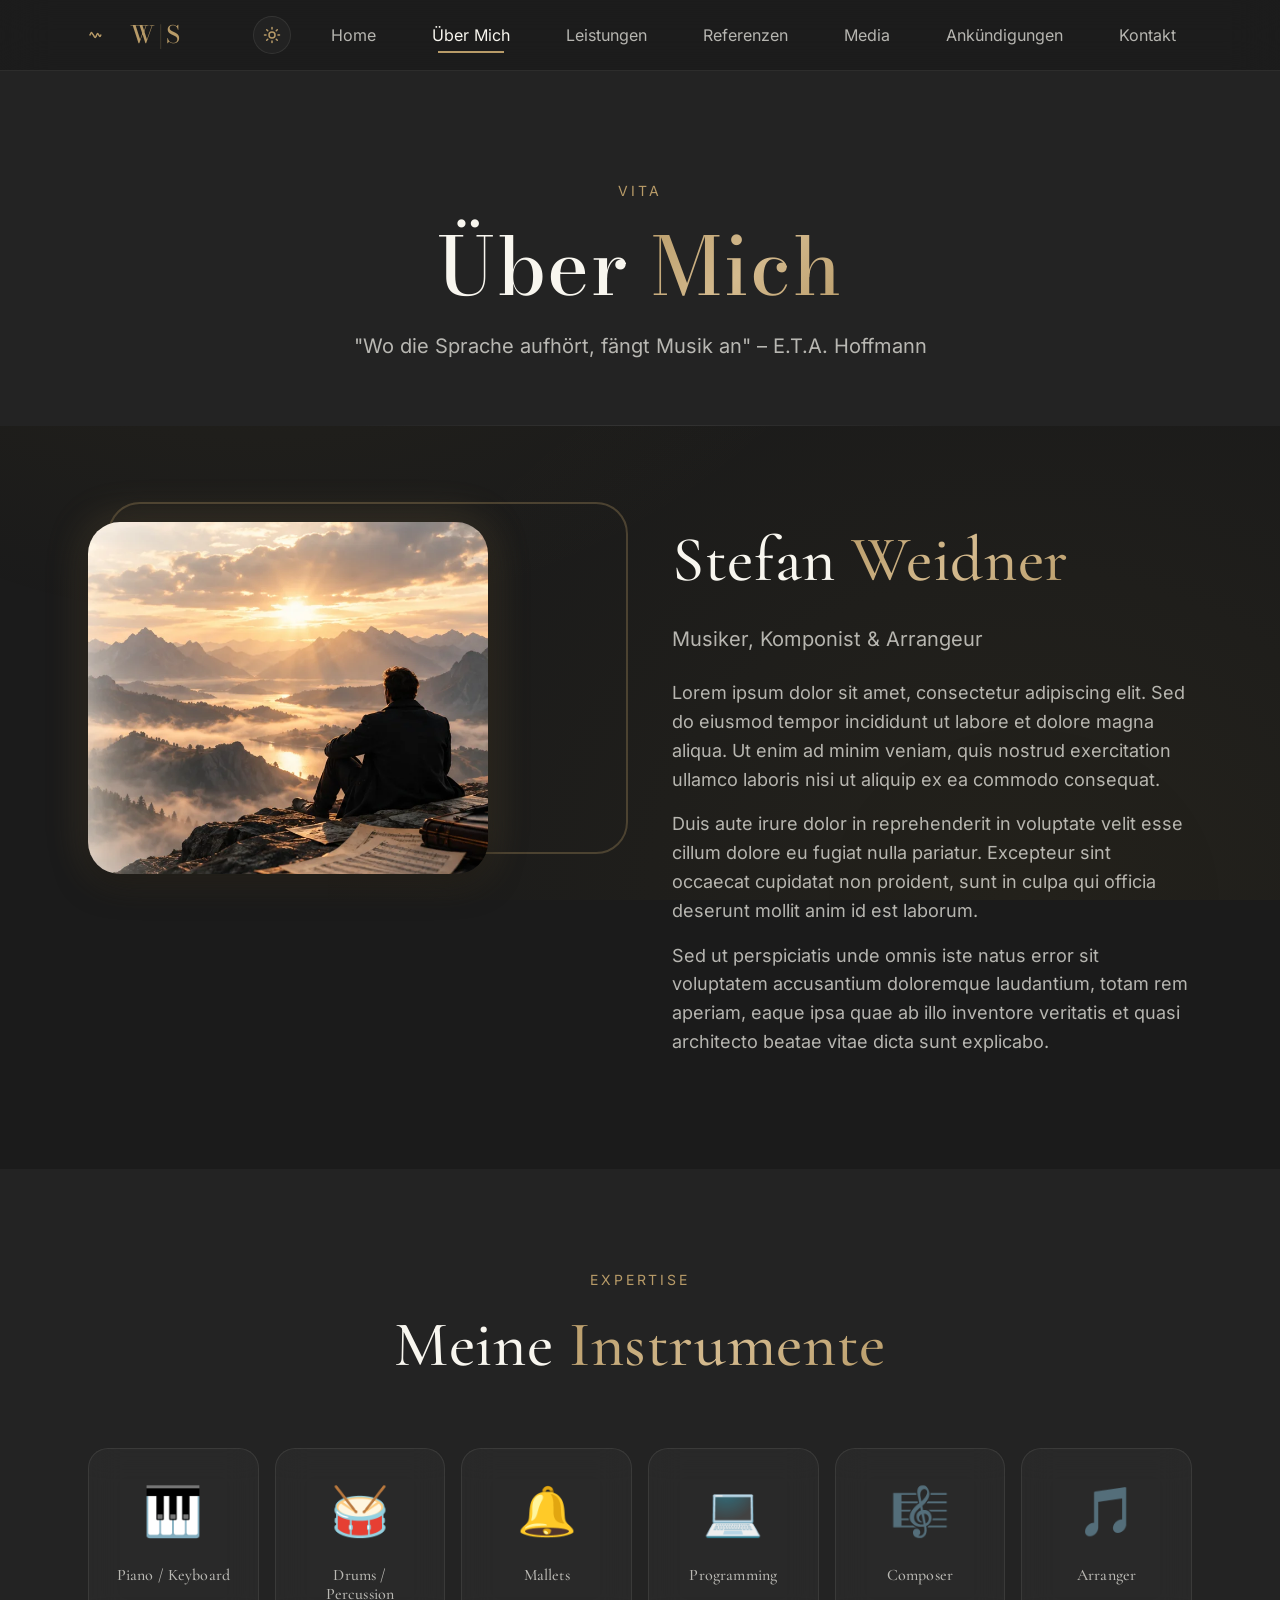
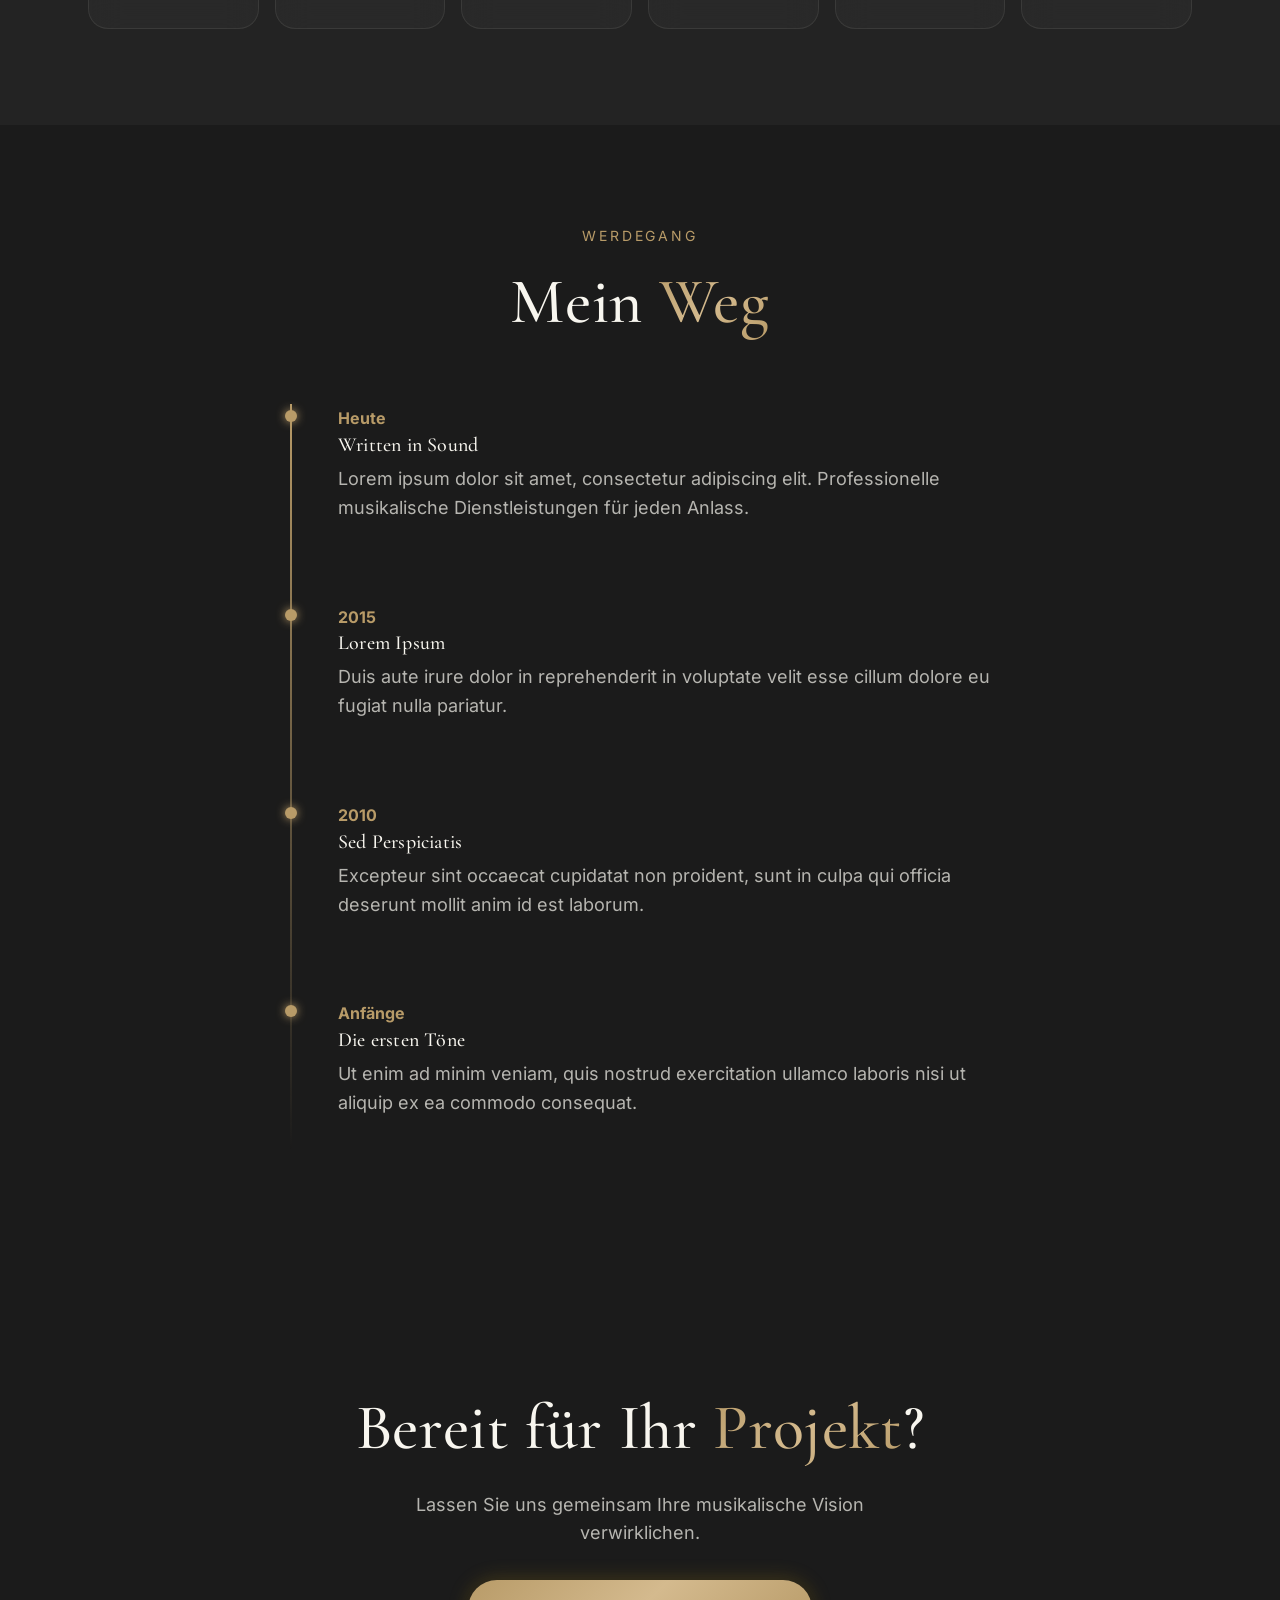
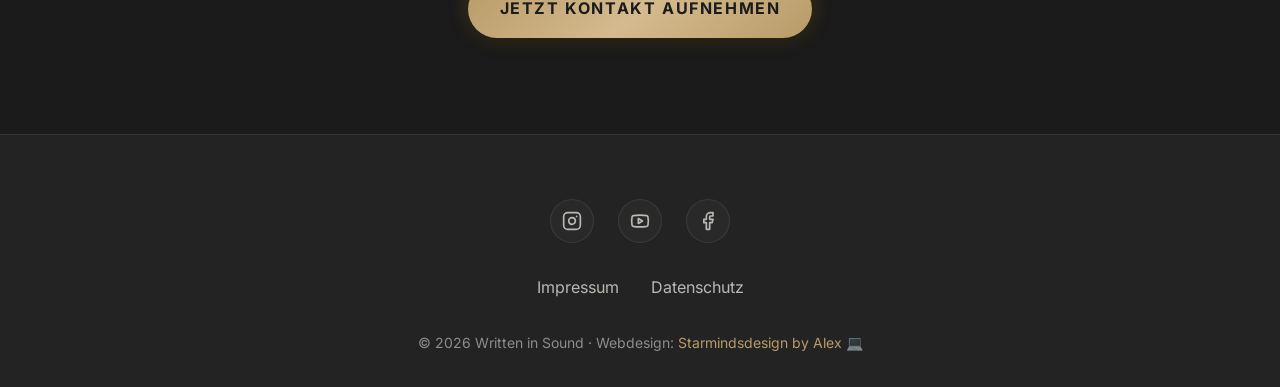
<file: vita.html>
<!DOCTYPE html>
<html lang="de">

<head>
    <meta charset="UTF-8">
    <meta name="viewport" content="width=device-width, initial-scale=1.0">
    <script>
        (function () {
            try {
                if (localStorage.getItem('wis-theme') === 'light') {
                    document.documentElement.setAttribute('data-theme', 'light');
                }
            } catch (e) { }
        })();
    </script>
    <meta name="description"
        content="Lernen Sie Stefan Weidner kennen - Musiker, Komponist und Arrangeur mit jahrelanger Erfahrung in Live-Auftritten und Musikproduktion.">

    <meta property="og:title" content="Über Stefan Weidner - Written in Sound">
    <meta property="og:description" content="Musiker, Komponist und Arrangeur aus Uhingen.">

    <title>Über Mich - Stefan Weidner | Written in Sound</title>

    <!-- Favicon -->
    <link rel="icon" type="image/png" href="assets/images/favicon.png">
    <link rel="apple-touch-icon" href="assets/images/favicon.png">

    <link rel="stylesheet" href="css/style.css">
</head>

<body>
    <!-- Navigation -->
    <nav class="nav" role="navigation" aria-label="Hauptnavigation">
        <div class="container nav-container">
            <a href="index.html" class="nav-logo" aria-label="Written in Sound Startseite">
                <svg class="nav-logo-mark" viewBox="0 0 40 24" width="34" height="20" aria-hidden="true"
                    focusable="false">
                    <path class="wave-line wave-line-1" d="M2,12 C5,7 7,17 10,12 C12,9 13,15 15,12" />
                    <path class="wave-line wave-line-2" d="M2,12 C5,4 7,20 10,12 C12,7 13,17 15,12" />
                    <path class="wave-line wave-line-3" d="M2,12 C5,1 7,23 10,12 C12,5 13,19 15,12" />
                </svg>
                <span class="nav-logo-text">W<span class="nav-logo-divider">|</span>S</span>
            </a>

            <button class="theme-toggle" id="themeToggle" type="button" aria-label="Hell-/Dunkelmodus umschalten"
                aria-pressed="false">
                <svg class="theme-icon theme-icon-sun" viewBox="0 0 24 24" width="18" height="18" fill="none"
                    stroke="currentColor" stroke-width="2" stroke-linecap="round" stroke-linejoin="round"
                    aria-hidden="true">
                    <circle cx="12" cy="12" r="4"></circle>
                    <path
                        d="M12 2v2M12 20v2M4.93 4.93l1.41 1.41M17.66 17.66l1.41 1.41M2 12h2M20 12h2M4.93 19.07l1.41-1.41M17.66 6.34l1.41-1.41">
                    </path>
                </svg>
                <svg class="theme-icon theme-icon-moon" viewBox="0 0 24 24" width="18" height="18" fill="none"
                    stroke="currentColor" stroke-width="2" stroke-linecap="round" stroke-linejoin="round"
                    aria-hidden="true">
                    <path d="M21 12.79A9 9 0 1 1 11.21 3 7 7 0 0 0 21 12.79z"></path>
                </svg>
            </button>

            <button class="nav-toggle" aria-label="Menü öffnen" aria-expanded="false">
                <span></span>
                <span></span>
                <span></span>
            </button>

            <ul class="nav-links">
                <li><a href="index.html" class="nav-link">Home</a></li>
                <li><a href="vita.html" class="nav-link active">Über Mich</a></li>
                <li><a href="leistungen.html" class="nav-link">Leistungen</a></li>
                <li><a href="referenzen.html" class="nav-link">Referenzen</a></li>
                <li><a href="media.html" class="nav-link">Media</a></li>
                <li><a href="ankuendigungen.html" class="nav-link">Ankündigungen</a></li>
                <li><a href="index.html#kontakt" class="nav-link">Kontakt</a></li>
            </ul>
        </div>
    </nav>

    <main>
        <!-- Page Header -->
        <header class="page-header">
            <div class="container">
                <span class="section-label">Vita</span>
                <h1 class="section-title">Über <span class="text-gradient">Mich</span></h1>
                <p class="section-description">
                    "Wo die Sprache aufhört, fängt Musik an" – E.T.A. Hoffmann
                </p>
            </div>
        </header>

        <!-- About Section -->
        <section class="section">
            <div class="container">
                <div class="contact-grid">
                    <div class="hero-image" style="animation: none; opacity: 1;">
                        <img src="assets/images/hero-mountain.webp" alt="Written in Sound – From Score to Sound"
                            style="width: 100%; max-width: 400px;">
                    </div>

                    <div>
                        <h2 style="margin-bottom: var(--space-lg);">Stefan <span class="text-gradient">Weidner</span>
                        </h2>
                        <p
                            style="color: var(--color-text-secondary); margin-bottom: var(--space-lg); font-size: var(--text-lg);">
                            Musiker, Komponist & Arrangeur
                        </p>

                        <div class="legal-content" style="max-width: none;">
                            <p>
                                Lorem ipsum dolor sit amet, consectetur adipiscing elit. Sed do eiusmod tempor
                                incididunt ut labore et dolore magna aliqua. Ut enim ad minim veniam, quis nostrud
                                exercitation ullamco laboris nisi ut aliquip ex ea commodo consequat.
                            </p>

                            <p>
                                Duis aute irure dolor in reprehenderit in voluptate velit esse cillum dolore eu fugiat
                                nulla pariatur. Excepteur sint occaecat cupidatat non proident, sunt in culpa qui
                                officia deserunt mollit anim id est laborum.
                            </p>

                            <p>
                                Sed ut perspiciatis unde omnis iste natus error sit voluptatem accusantium doloremque
                                laudantium, totam rem aperiam, eaque ipsa quae ab illo inventore veritatis et quasi
                                architecto beatae vitae dicta sunt explicabo.
                            </p>
                        </div>
                    </div>
                </div>
            </div>
        </section>

        <!-- Skills Section -->
        <section class="section" style="background: var(--color-bg-secondary);">
            <div class="container">
                <header class="section-header">
                    <span class="section-label">Expertise</span>
                    <h2 class="section-title">Meine <span class="text-gradient">Instrumente</span></h2>
                </header>

                <div class="skills-grid">
                    <article class="glass-card skill-item animate-on-scroll">
                        <span class="skill-icon">🎹</span>
                        <h3 class="skill-name">Piano / Keyboard</h3>
                    </article>

                    <article class="glass-card skill-item animate-on-scroll">
                        <span class="skill-icon">🥁</span>
                        <h3 class="skill-name">Drums / Percussion</h3>
                    </article>

                    <article class="glass-card skill-item animate-on-scroll">
                        <span class="skill-icon">🔔</span>
                        <h3 class="skill-name">Mallets</h3>
                    </article>

                    <article class="glass-card skill-item animate-on-scroll">
                        <span class="skill-icon">💻</span>
                        <h3 class="skill-name">Programming</h3>
                    </article>

                    <article class="glass-card skill-item animate-on-scroll">
                        <span class="skill-icon">🎼</span>
                        <h3 class="skill-name">Composer</h3>
                    </article>

                    <article class="glass-card skill-item animate-on-scroll">
                        <span class="skill-icon">🎵</span>
                        <h3 class="skill-name">Arranger</h3>
                    </article>
                </div>
            </div>
        </section>

        <!-- Timeline Section -->
        <section class="section">
            <div class="container">
                <header class="section-header">
                    <span class="section-label">Werdegang</span>
                    <h2 class="section-title">Mein <span class="text-gradient">Weg</span></h2>
                </header>

                <div class="timeline" style="max-width: 700px; margin: 0 auto;">
                    <article class="timeline-item animate-on-scroll">
                        <span class="timeline-year">Heute</span>
                        <h3 class="timeline-title">Written in Sound</h3>
                        <p class="timeline-text">
                            Lorem ipsum dolor sit amet, consectetur adipiscing elit. Professionelle musikalische
                            Dienstleistungen für jeden Anlass.
                        </p>
                    </article>

                    <article class="timeline-item animate-on-scroll">
                        <span class="timeline-year">2015</span>
                        <h3 class="timeline-title">Lorem Ipsum</h3>
                        <p class="timeline-text">
                            Duis aute irure dolor in reprehenderit in voluptate velit esse cillum dolore eu fugiat nulla
                            pariatur.
                        </p>
                    </article>

                    <article class="timeline-item animate-on-scroll">
                        <span class="timeline-year">2010</span>
                        <h3 class="timeline-title">Sed Perspiciatis</h3>
                        <p class="timeline-text">
                            Excepteur sint occaecat cupidatat non proident, sunt in culpa qui officia deserunt mollit
                            anim id est laborum.
                        </p>
                    </article>

                    <article class="timeline-item animate-on-scroll">
                        <span class="timeline-year">Anfänge</span>
                        <h3 class="timeline-title">Die ersten Töne</h3>
                        <p class="timeline-text">
                            Ut enim ad minim veniam, quis nostrud exercitation ullamco laboris nisi ut aliquip ex ea
                            commodo consequat.
                        </p>
                    </article>
                </div>
            </div>
        </section>

        <!-- CTA Section -->
        <section class="section" style="text-align: center;">
            <div class="container">
                <h2 style="margin-bottom: var(--space-lg);">Bereit für Ihr <span class="text-gradient">Projekt</span>?
                </h2>
                <p
                    style="color: var(--color-text-secondary); margin-bottom: var(--space-xl); max-width: 500px; margin-left: auto; margin-right: auto;">
                    Lassen Sie uns gemeinsam Ihre musikalische Vision verwirklichen.
                </p>
                <a href="index.html#kontakt" class="btn btn-primary">Jetzt Kontakt aufnehmen</a>
            </div>
        </section>
    </main>

    <!-- Footer -->
    <footer class="footer" role="contentinfo">
        <div class="container footer-content">
            <div class="footer-social">
                <a href="https://www.instagram.com/stefanmusic297/" target="_blank" rel="noopener noreferrer"
                    class="social-link" aria-label="Instagram">
                    <svg xmlns="http://www.w3.org/2000/svg" width="20" height="20" viewBox="0 0 24 24" fill="none"
                        stroke="currentColor" stroke-width="2" stroke-linecap="round" stroke-linejoin="round">
                        <rect width="20" height="20" x="2" y="2" rx="5" ry="5" />
                        <path d="M16 11.37A4 4 0 1 1 12.63 8 4 4 0 0 1 16 11.37z" />
                        <line x1="17.5" x2="17.51" y1="6.5" y2="6.5" />
                    </svg>
                </a>
                <a href="https://www.youtube.com/@dermannampiano" target="_blank" rel="noopener noreferrer"
                    class="social-link" aria-label="YouTube">
                    <svg xmlns="http://www.w3.org/2000/svg" width="20" height="20" viewBox="0 0 24 24" fill="none"
                        stroke="currentColor" stroke-width="2" stroke-linecap="round" stroke-linejoin="round">
                        <path
                            d="M2.5 17a24.12 24.12 0 0 1 0-10 2 2 0 0 1 1.4-1.4 49.56 49.56 0 0 1 16.2 0A2 2 0 0 1 21.5 7a24.12 24.12 0 0 1 0 10 2 2 0 0 1-1.4 1.4 49.55 49.55 0 0 1-16.2 0A2 2 0 0 1 2.5 17" />
                        <path d="m10 15 5-3-5-3z" />
                    </svg>
                </a>
                <a href="https://www.facebook.com/stefanweidner85" target="_blank" rel="noopener noreferrer"
                    class="social-link" aria-label="Facebook">
                    <svg xmlns="http://www.w3.org/2000/svg" width="20" height="20" viewBox="0 0 24 24" fill="none"
                        stroke="currentColor" stroke-width="2" stroke-linecap="round" stroke-linejoin="round">
                        <path d="M18 2h-3a5 5 0 0 0-5 5v3H7v4h3v8h4v-8h3l1-4h-4V7a1 1 0 0 1 1-1h3z" />
                    </svg>
                </a>
            </div>

            <nav class="footer-links" aria-label="Footer Navigation">
                <a href="impressum.html" class="footer-link">Impressum</a>
                <a href="datenschutz.html" class="footer-link">Datenschutz</a>
            </nav>

            <p class="footer-copyright">
                © 2026 Written in Sound · Webdesign: <a href="#">Starmindsdesign by Alex</a> 💻
            </p>
        </div>
    </footer>

    <script src="js/main.js"></script>
</body>

</html>
</file>
<file: css/style.css>
/*
 * MAPMusic - Liquid Glass Design System
 * 2026 Modern CSS with Container Queries, :has(), and Scroll-driven animations
 */

/* ========== Local Font Faces (DSGVO-konform) ========== */

/* Inter - UI/Body */
@font-face {
  font-family: 'Inter';
  src: url('../assets/fonts/Inter-Regular.woff2') format('woff2');
  font-weight: 400;
  font-style: normal;
  font-display: swap;
}

@font-face {
  font-family: 'Inter';
  src: url('../assets/fonts/Inter-Bold.woff2') format('woff2');
  font-weight: 700;
  font-style: normal;
  font-display: swap;
}

/* Bodoni Moda - Brand/Display (Logo, H1, grosse Seitentitel) */
@font-face {
  font-family: 'Bodoni Moda';
  src: url('../assets/fonts/BodoniModa-Regular.woff2') format('woff2');
  font-weight: 400;
  font-style: normal;
  font-display: swap;
}

@font-face {
  font-family: 'Bodoni Moda';
  src: url('../assets/fonts/BodoniModa-Medium.woff2') format('woff2');
  font-weight: 500;
  font-style: normal;
  font-display: swap;
}

/* Cormorant Garamond - Secondary Serif (Claim, Byline, H2/H3, Zitate) */
@font-face {
  font-family: 'Cormorant Garamond';
  src: url('../assets/fonts/CormorantGaramond-Regular.woff2') format('woff2');
  font-weight: 400;
  font-style: normal;
  font-display: swap;
}

@font-face {
  font-family: 'Cormorant Garamond';
  src: url('../assets/fonts/CormorantGaramond-Medium.woff2') format('woff2');
  font-weight: 500;
  font-style: normal;
  font-display: swap;
}

/* ========== CSS Custom Properties ========== */
/* CI "Written in Sound": Deep Charcoal #1B1B1B / Ivory #F8F6EF / Antique Gold #B89B68 */
:root {
  /* Colors - Dark Theme (Standard) */
  --color-bg-primary: #1b1b1b;
  --color-bg-primary-rgb: 27, 27, 27;
  --color-bg-secondary: #232323;
  --color-bg-tertiary: #2b2b2b;

  /* Glass Surfaces */
  --glass-bg: rgba(248, 246, 239, 0.03);
  --glass-bg-hover: rgba(248, 246, 239, 0.06);
  --glass-border: rgba(248, 246, 239, 0.08);
  --glass-border-hover: rgba(248, 246, 239, 0.15);

  /* Accent Colors - Antique Gold (identisch in Dark & Light, verbindet beide Modi) */
  --color-gold: #b89b68;
  --color-gold-rgb: 184, 155, 104;
  --color-gold-light: #d4ba8e;
  --color-gold-dark: #8f7648;

  /* Text Colors */
  --color-text-primary: #f8f6ef;
  --color-text-primary-rgb: 248, 246, 239;
  --color-text-secondary: rgba(248, 246, 239, 0.7);
  --color-text-muted: rgba(248, 246, 239, 0.5);

  /* Status Colors */
  --color-error: #c1443b;

  /* Gradients */
  --gradient-gold: linear-gradient(135deg, var(--color-gold) 0%, var(--color-gold-light) 50%, var(--color-gold) 100%);
  --gradient-glass: linear-gradient(135deg, rgba(var(--color-text-primary-rgb), 0.1) 0%, rgba(var(--color-text-primary-rgb), 0.02) 100%);

  /* Spacing */
  --space-xs: 0.25rem;
  --space-sm: 0.5rem;
  --space-md: 1rem;
  --space-lg: 1.5rem;
  --space-xl: 2rem;
  --space-2xl: 3rem;
  --space-3xl: 4rem;
  --space-4xl: 6rem;

  /* Typography */
  --font-primary: 'Inter', -apple-system, BlinkMacSystemFont, 'Segoe UI', sans-serif;
  --font-display: 'Bodoni Moda', Didot, 'Times New Roman', serif;
  --font-secondary: 'Cormorant Garamond', 'EB Garamond', Georgia, serif;

  --text-xs: clamp(0.75rem, 1.5vw, 0.875rem);
  --text-sm: clamp(0.875rem, 2vw, 1rem);
  --text-base: clamp(1rem, 2.5vw, 1.125rem);
  --text-lg: clamp(1.125rem, 3vw, 1.25rem);
  --text-xl: clamp(1.25rem, 3.5vw, 1.5rem);
  --text-2xl: clamp(1.5rem, 4vw, 2rem);
  --text-3xl: clamp(2rem, 5vw, 3rem);
  --text-4xl: clamp(2.5rem, 6vw, 4rem);
  --text-5xl: clamp(3rem, 8vw, 5rem);

  /* Effects */
  --blur-sm: 8px;
  --blur-md: 16px;
  --blur-lg: 24px;
  --blur-xl: 40px;

  --shadow-sm: 0 2px 8px rgba(0, 0, 0, 0.3);
  --shadow-md: 0 4px 16px rgba(0, 0, 0, 0.4);
  --shadow-lg: 0 8px 32px rgba(0, 0, 0, 0.5);
  --shadow-glow: 0 0 40px rgba(var(--color-gold-rgb), 0.3);

  /* Transitions */
  --transition-fast: 150ms ease;
  --transition-base: 300ms ease;
  --transition-slow: 500ms ease;

  /* Border Radius */
  --radius-sm: 8px;
  --radius-md: 12px;
  --radius-lg: 20px;
  --radius-xl: 32px;
  --radius-full: 9999px;

  /* Container */
  --container-max: 1200px;
  --container-padding: clamp(1rem, 5vw, 3rem);
}

/* Colors - Light Theme (CI-konforme Ergänzung, Dark bleibt Standard) */
:root[data-theme='light'] {
  --color-bg-primary: #f8f6ef;
  --color-bg-primary-rgb: 248, 246, 239;
  --color-bg-secondary: #f1eee3;
  --color-bg-tertiary: #e9e4d4;

  --glass-bg: rgba(27, 27, 27, 0.03);
  --glass-bg-hover: rgba(27, 27, 27, 0.06);
  --glass-border: rgba(27, 27, 27, 0.08);
  --glass-border-hover: rgba(27, 27, 27, 0.15);

  --color-text-primary: #1b1b1b;
  --color-text-primary-rgb: 27, 27, 27;
  --color-text-secondary: rgba(27, 27, 27, 0.7);
  --color-text-muted: rgba(27, 27, 27, 0.5);

  --shadow-sm: 0 2px 8px rgba(27, 27, 27, 0.1);
  --shadow-md: 0 4px 16px rgba(27, 27, 27, 0.12);
  --shadow-lg: 0 8px 32px rgba(27, 27, 27, 0.16);
}

/* ========== CSS Reset & Base ========== */
*,
*::before,
*::after {
  box-sizing: border-box;
  margin: 0;
  padding: 0;
}

html {
  scroll-behavior: smooth;
  -webkit-text-size-adjust: 100%;
}

body {
  font-family: var(--font-primary);
  font-size: var(--text-base);
  line-height: 1.6;
  color: var(--color-text-primary);
  background: var(--color-bg-primary);
  min-height: 100vh;
  overflow-x: hidden;
  -webkit-font-smoothing: antialiased;
  -moz-osx-font-smoothing: grayscale;
}

/* Background Gradient Animation */
body::before {
  content: '';
  position: fixed;
  top: 0;
  left: 0;
  right: 0;
  bottom: 0;
  background:
    radial-gradient(ellipse at 20% 0%, rgba(201, 162, 39, 0.08) 0%, transparent 50%),
    radial-gradient(ellipse at 80% 100%, rgba(201, 162, 39, 0.05) 0%, transparent 50%);
  pointer-events: none;
  z-index: -1;
}

img,
video {
  max-width: 100%;
  height: auto;
  display: block;
}

a {
  color: inherit;
  text-decoration: none;
}

button {
  font: inherit;
  cursor: pointer;
  border: none;
  background: none;
}

ul,
ol {
  list-style: none;
}

/* ========== Typography ========== */
h1,
h2,
h3,
h4,
h5,
h6 {
  font-family: var(--font-display);
  font-weight: 500;
  line-height: 1.2;
}

h1 {
  font-size: var(--text-5xl);
  letter-spacing: 0.02em;
}

h2,
h3 {
  font-family: var(--font-secondary);
  letter-spacing: 0.01em;
}

h2 {
  font-size: var(--text-4xl);
}

h3 {
  font-size: var(--text-3xl);
}

h4 {
  font-size: var(--text-2xl);
}

h5 {
  font-size: var(--text-xl);
}

h6 {
  font-size: var(--text-lg);
}

.text-gradient {
  background: var(--gradient-gold);
  -webkit-background-clip: text;
  -webkit-text-fill-color: transparent;
  background-clip: text;
}

/* ========== Container ========== */
.container {
  width: 100%;
  max-width: var(--container-max);
  margin: 0 auto;
  padding: 0 var(--container-padding);
}

/* ========== Liquid Glass Components ========== */
.glass-card {
  background: var(--glass-bg);
  backdrop-filter: blur(var(--blur-md));
  -webkit-backdrop-filter: blur(var(--blur-md));
  border: 1px solid var(--glass-border);
  border-radius: var(--radius-lg);
  transition: all var(--transition-base);
  position: relative;
  overflow: hidden;
}

.glass-card::before {
  content: '';
  position: absolute;
  top: 0;
  left: 0;
  right: 0;
  height: 1px;
  background: linear-gradient(90deg, transparent, rgba(255, 255, 255, 0.2), transparent);
  opacity: 0;
  transition: opacity var(--transition-base);
}

.glass-card:hover {
  background: var(--glass-bg-hover);
  border-color: var(--glass-border-hover);
  transform: translateY(-2px);
  box-shadow: var(--shadow-lg);
}

.glass-card:hover::before {
  opacity: 1;
}

/* ========== Navigation ========== */
.nav {
  position: fixed;
  top: 0;
  left: 0;
  right: 0;
  z-index: 1000;
  padding: var(--space-md) 0;
  background: rgba(var(--color-bg-primary-rgb), 0.8);
  backdrop-filter: blur(var(--blur-lg));
  -webkit-backdrop-filter: blur(var(--blur-lg));
  border-bottom: 1px solid var(--glass-border);
  transition: all var(--transition-base);
}

.nav.scrolled {
  padding: var(--space-sm) 0;
  background: rgba(var(--color-bg-primary-rgb), 0.95);
}

.nav-container {
  display: flex;
  align-items: center;
  gap: var(--space-lg);
}

.nav-logo {
  display: flex;
  align-items: center;
  gap: var(--space-sm);
  font-family: var(--font-display);
  font-size: var(--text-xl);
  font-weight: 500;
  color: var(--color-gold);
  letter-spacing: 0.05em;
}

.nav-logo-mark {
  flex-shrink: 0;
  overflow: visible;
}

.nav-logo-mark .wave-line {
  fill: none;
  stroke: var(--color-gold);
  stroke-width: 1.3;
  stroke-linecap: round;
}

.nav-logo-mark .wave-line-1 {
  opacity: 0.45;
}

.nav-logo-mark .wave-line-2 {
  opacity: 0.7;
}

.nav-logo-mark .wave-line-3 {
  opacity: 1;
}

.nav-logo-divider {
  display: inline-block;
  opacity: 0.5;
  font-weight: 400;
  margin: 0 0.06em;
}

.theme-toggle {
  display: inline-flex;
  align-items: center;
  justify-content: center;
  width: 38px;
  height: 38px;
  margin-left: auto;
  flex-shrink: 0;
  border-radius: var(--radius-full);
  border: 1px solid var(--glass-border);
  background: var(--glass-bg);
  color: var(--color-gold);
  cursor: pointer;
  transition: all var(--transition-fast);
}

.theme-toggle:hover {
  background: var(--glass-bg-hover);
  border-color: var(--glass-border-hover);
  transform: translateY(-1px);
}

.theme-icon-moon {
  display: none;
}

:root[data-theme='light'] .theme-icon-sun {
  display: none;
}

:root[data-theme='light'] .theme-icon-moon {
  display: block;
}

.nav-links {
  display: flex;
  align-items: center;
  gap: var(--space-lg);
}

.nav-link {
  font-size: var(--text-sm);
  color: var(--color-text-secondary);
  padding: var(--space-sm) var(--space-md);
  border-radius: var(--radius-sm);
  transition: all var(--transition-fast);
  position: relative;
}

.nav-link::after {
  content: '';
  position: absolute;
  bottom: 0;
  left: 50%;
  width: 0;
  height: 2px;
  background: var(--color-gold);
  transition: all var(--transition-base);
  transform: translateX(-50%);
}

.nav-link:hover,
.nav-link.active {
  color: var(--color-text-primary);
}

.nav-link:hover::after,
.nav-link.active::after {
  width: 60%;
}

/* Mobile Navigation */
.nav-toggle {
  display: none;
  flex-direction: column;
  gap: 5px;
  padding: var(--space-sm);
}

.nav-toggle span {
  width: 24px;
  height: 2px;
  background: var(--color-text-primary);
  transition: all var(--transition-fast);
}

@media (max-width: 768px) {
  .nav-toggle {
    display: flex;
  }

  .nav-links {
    position: fixed;
    top: 60px;
    left: 0;
    right: 0;
    /* .nav has backdrop-filter, which makes it the containing block for this
       fixed child - "bottom: 0" would then resolve against the navbar's own
       small box instead of the viewport. Use an explicit height instead. */
    height: calc(100vh - 60px);
    flex-direction: column;
    justify-content: flex-start;
    padding: var(--space-2xl);
    background: var(--color-bg-primary);
    z-index: 999;
    transform: translateX(100%);
    transition: transform var(--transition-base);
  }

  .nav-links.active {
    transform: translateX(0);
  }

  .nav-link {
    font-size: var(--text-lg);
    padding: var(--space-md);
  }
}

/* ========== Hero Section ========== */
.hero {
  min-height: 100vh;
  display: flex;
  align-items: center;
  position: relative;
  padding: var(--space-4xl) 0;
  overflow: hidden;
}

.hero-bg {
  position: absolute;
  top: 0;
  left: 0;
  right: 0;
  bottom: 0;
  z-index: -1;
}

.hero-bg img {
  width: 100%;
  height: 100%;
  object-fit: cover;
  opacity: 0.3;
  filter: blur(2px);
}

.hero-bg::after {
  content: '';
  position: absolute;
  top: 0;
  left: 0;
  right: 0;
  bottom: 0;
  background: linear-gradient(180deg,
      rgba(var(--color-bg-primary-rgb), 0.4) 0%,
      rgba(var(--color-bg-primary-rgb), 0.8) 50%,
      rgba(var(--color-bg-primary-rgb), 1) 100%);
}

.hero-content {
  display: grid;
  grid-template-columns: 1fr 1fr;
  gap: var(--space-4xl);
  align-items: center;
}

.hero-text {
  animation: fadeInUp 1s ease forwards;
}

.hero-subtitle {
  display: inline-block;
  font-size: var(--text-sm);
  color: var(--color-gold);
  text-transform: uppercase;
  letter-spacing: 0.2em;
  margin-bottom: var(--space-md);
  padding: var(--space-xs) var(--space-md);
  border: 1px solid var(--color-gold);
  border-radius: var(--radius-full);
}

.hero-title {
  margin-bottom: var(--space-lg);
}

.hero-description {
  font-size: var(--text-lg);
  color: var(--color-text-secondary);
  margin-bottom: var(--space-xl);
  max-width: 500px;
}

.hero-image {
  position: relative;
  animation: fadeInRight 1s ease 0.3s forwards;
  opacity: 0;
}

.hero-image img {
  border-radius: var(--radius-xl);
  box-shadow: var(--shadow-lg), var(--shadow-glow);
}

.hero-image::before {
  content: '';
  position: absolute;
  top: -20px;
  right: -20px;
  width: 100%;
  height: 100%;
  border: 2px solid var(--color-gold);
  border-radius: var(--radius-xl);
  opacity: 0.3;
  z-index: -1;
}

@media (max-width: 968px) {
  .hero-content {
    grid-template-columns: 1fr;
    text-align: center;
  }

  .hero-description {
    margin: 0 auto var(--space-xl);
  }

  .hero-image {
    order: -1;
    max-width: 400px;
    margin: 0 auto;
  }
}

/* ========== Buttons ========== */
.btn {
  display: inline-flex;
  align-items: center;
  justify-content: center;
  gap: var(--space-sm);
  padding: var(--space-md) var(--space-xl);
  font-size: var(--text-sm);
  font-weight: 600;
  text-transform: uppercase;
  letter-spacing: 0.1em;
  border-radius: var(--radius-full);
  transition: all var(--transition-base);
  position: relative;
  overflow: hidden;
}

.btn-primary {
  background: var(--gradient-gold);
  color: var(--color-bg-primary);
  box-shadow: var(--shadow-md), 0 0 20px rgba(201, 162, 39, 0.3);
}

.btn-primary:hover {
  transform: translateY(-2px);
  box-shadow: var(--shadow-lg), 0 0 40px rgba(201, 162, 39, 0.5);
}

.btn-primary::before {
  content: '';
  position: absolute;
  top: 0;
  left: -100%;
  width: 100%;
  height: 100%;
  background: linear-gradient(90deg, transparent, rgba(255, 255, 255, 0.3), transparent);
  transition: left 0.5s ease;
}

.btn-primary:hover::before {
  left: 100%;
}

.btn-secondary {
  background: var(--glass-bg);
  backdrop-filter: blur(var(--blur-sm));
  -webkit-backdrop-filter: blur(var(--blur-sm));
  border: 1px solid var(--glass-border);
  color: var(--color-text-primary);
}

.btn-secondary:hover {
  background: var(--glass-bg-hover);
  border-color: var(--color-gold);
  color: var(--color-gold);
}

/* ========== Sections ========== */
.section {
  padding: var(--space-4xl) 0;
}

.section-header {
  text-align: center;
  max-width: 700px;
  margin: 0 auto var(--space-3xl);
}

.section-label {
  display: inline-block;
  font-size: var(--text-xs);
  color: var(--color-gold);
  text-transform: uppercase;
  letter-spacing: 0.2em;
  margin-bottom: var(--space-md);
}

.section-title {
  margin-bottom: var(--space-md);
}

.section-description {
  color: var(--color-text-secondary);
  font-size: var(--text-lg);
}

/* ========== Bento Grid ========== */
.bento-grid {
  display: grid;
  grid-template-columns: repeat(auto-fit, minmax(300px, 1fr));
  gap: var(--space-lg);
}

.bento-item {
  padding: var(--space-xl);
}

.bento-item.large {
  grid-column: span 2;
}

@media (max-width: 768px) {
  .bento-item.large {
    grid-column: span 1;
  }
}

.bento-icon {
  width: 48px;
  height: 48px;
  display: flex;
  align-items: center;
  justify-content: center;
  background: var(--gradient-gold);
  color: var(--color-bg-primary);
  font-size: var(--text-xl);
  border-radius: var(--radius-md);
  margin-bottom: var(--space-lg);
}

.bento-title {
  font-size: var(--text-xl);
  margin-bottom: var(--space-sm);
}

.bento-text {
  color: var(--color-text-secondary);
}

/* ========== Contact Form ========== */
.contact-section {
  background: var(--color-bg-secondary);
  position: relative;
  overflow: hidden;
}

.contact-section::before {
  content: '';
  position: absolute;
  top: 0;
  left: 50%;
  transform: translateX(-50%);
  width: 100%;
  max-width: 800px;
  height: 1px;
  background: linear-gradient(90deg, transparent, var(--color-gold), transparent);
}

.contact-grid {
  display: grid;
  grid-template-columns: 1fr 1fr;
  gap: var(--space-3xl);
  align-items: start;
}

@media (max-width: 968px) {
  .contact-grid {
    grid-template-columns: 1fr;
  }
}

.contact-form {
  display: flex;
  flex-direction: column;
  gap: var(--space-lg);
}

.form-group {
  display: flex;
  flex-direction: column;
  gap: var(--space-sm);
}

.form-label {
  font-size: var(--text-sm);
  color: var(--color-text-secondary);
  font-weight: 500;
}

.form-label .required {
  color: var(--color-gold);
}

.form-error {
  color: var(--color-error);
  font-size: var(--text-xs);
  margin-top: var(--space-xs);
}

.form-input,
.form-select,
.form-textarea {
  width: 100%;
  padding: var(--space-md) var(--space-lg);
  background: var(--glass-bg);
  border: 1px solid var(--glass-border);
  border-radius: var(--radius-md);
  color: var(--color-text-primary);
  font-size: var(--text-base);
  transition: all var(--transition-fast);
}

.form-input:focus,
.form-select:focus,
.form-textarea:focus {
  outline: none;
  border-color: var(--color-gold);
  background: var(--glass-bg-hover);
  box-shadow: 0 0 0 3px rgba(201, 162, 39, 0.1);
}

.form-input::placeholder,
.form-textarea::placeholder {
  color: var(--color-text-muted);
}

.form-select {
  cursor: pointer;
  appearance: none;
  background-image: url("data:image/svg+xml,%3Csvg xmlns='http://www.w3.org/2000/svg' width='12' height='12' viewBox='0 0 12 12'%3E%3Cpath fill='%23f5f5f5' d='M6 8L1 3h10z'/%3E%3C/svg%3E");
  background-repeat: no-repeat;
  background-position: right var(--space-md) center;
}

.form-select option {
  background: var(--color-bg-secondary);
  color: var(--color-text-primary);
}

.form-textarea {
  min-height: 150px;
  resize: vertical;
}

/* Honeytrap - Hidden from humans, visible to bots */
.ht-field {
  position: absolute;
  left: -9999px;
  opacity: 0;
  pointer-events: none;
}

.form-submit {
  margin-top: var(--space-md);
}

/* ========== Footer ========== */
.footer {
  background: var(--color-bg-secondary);
  border-top: 1px solid var(--glass-border);
  padding: var(--space-3xl) 0 var(--space-xl);
}

.footer-content {
  display: flex;
  flex-direction: column;
  align-items: center;
  gap: var(--space-xl);
}

.footer-social {
  display: flex;
  gap: var(--space-lg);
}

.social-link {
  width: 44px;
  height: 44px;
  display: flex;
  align-items: center;
  justify-content: center;
  background: var(--glass-bg);
  border: 1px solid var(--glass-border);
  border-radius: var(--radius-full);
  color: var(--color-text-secondary);
  font-size: var(--text-lg);
  transition: all var(--transition-fast);
}

.social-link:hover {
  background: var(--color-gold);
  border-color: var(--color-gold);
  color: var(--color-bg-primary);
  transform: translateY(-3px);
}

.footer-links {
  display: flex;
  gap: var(--space-xl);
}

.footer-link {
  font-size: var(--text-sm);
  color: var(--color-text-secondary);
  transition: color var(--transition-fast);
}

.footer-link:hover {
  color: var(--color-gold);
}

.footer-copyright {
  font-size: var(--text-xs);
  color: var(--color-text-muted);
  text-align: center;
}

.footer-copyright a {
  color: var(--color-gold);
  transition: opacity var(--transition-fast);
}

.footer-copyright a:hover {
  opacity: 0.8;
}

/* ========== Page Header ========== */
.page-header {
  padding: calc(80px + var(--space-4xl)) 0 var(--space-3xl);
  background: var(--color-bg-secondary);
  text-align: center;
  position: relative;
  overflow: hidden;
}

.page-header::after {
  content: '';
  position: absolute;
  bottom: 0;
  left: 50%;
  transform: translateX(-50%);
  width: 100%;
  max-width: 600px;
  height: 1px;
  background: linear-gradient(90deg, transparent, var(--glass-border), transparent);
}

.page-header .section-title {
  word-break: break-word;
  hyphens: auto;
  -webkit-hyphens: auto;
  padding: 0 var(--space-md);
}

@media (max-width: 480px) {
  .page-header {
    padding: calc(70px + var(--space-2xl)) 0 var(--space-xl);
  }

  .page-header .section-title {
    font-size: clamp(1.75rem, 7vw, 2.5rem);
    line-height: 1.2;
  }
}

/* ========== Ankündigungen ========== */
.announcements-list {
  display: flex;
  flex-direction: column;
  gap: var(--space-xl);
  max-width: 720px;
  margin: 0 auto;
}

.announcements-empty {
  text-align: center;
  padding: var(--space-4xl) var(--space-lg);
  color: var(--color-text-secondary);
}

.announcements-empty h2 {
  color: var(--color-gold);
  margin-bottom: var(--space-md);
}

.announcements-loading {
  text-align: center;
  color: var(--color-text-muted);
  padding: var(--space-2xl);
}

.announcement-card {
  padding: var(--space-xl);
  overflow: hidden;
}

.announcement-media {
  width: 100%;
  max-height: 360px;
  object-fit: cover;
  border-radius: var(--radius-md);
  margin: calc(var(--space-xl) * -1) calc(var(--space-xl) * -1) var(--space-lg);
  width: calc(100% + var(--space-xl) * 2);
  /* kein Download-Button/Link, Bild ist nicht direkt als Datei verlinkt */
  pointer-events: none;
}

.announcement-media-video {
  position: relative;
  padding-bottom: 56.25%;
  height: 0;
  margin: calc(var(--space-xl) * -1) calc(var(--space-xl) * -1) var(--space-lg);
}

.announcement-media-video iframe {
  position: absolute;
  top: 0;
  left: 0;
  width: 100%;
  height: 100%;
  border: 0;
  border-radius: var(--radius-md);
}

.announcement-title {
  margin-bottom: var(--space-sm);
}

.announcement-text {
  color: var(--color-text-secondary);
  white-space: pre-line;
}

/* ========== Media Grid ========== */
.media-grid {
  display: grid;
  grid-template-columns: repeat(auto-fit, minmax(350px, 1fr));
  gap: var(--space-xl);
}

.media-item {
  aspect-ratio: 16/9;
  border-radius: var(--radius-lg);
  overflow: hidden;
  box-shadow: var(--shadow-lg);
}

.media-item iframe {
  width: 100%;
  height: 100%;
  border: none;
}

/* ========== Animations ========== */
@keyframes fadeInUp {
  from {
    opacity: 0;
    transform: translateY(30px);
  }

  to {
    opacity: 1;
    transform: translateY(0);
  }
}

@keyframes fadeInRight {
  from {
    opacity: 0;
    transform: translateX(30px);
  }

  to {
    opacity: 1;
    transform: translateX(0);
  }
}

/* Scroll-driven animations */
@supports (animation-timeline: scroll()) {
  .animate-on-scroll {
    animation: fadeInUp linear both;
    animation-timeline: view();
    animation-range: entry 0% entry 100%;
  }
}

/* Fallback for browsers without scroll-driven animations */
@supports not (animation-timeline: scroll()) {
  .animate-on-scroll {
    opacity: 0;
    transform: translateY(30px);
    transition: all 0.6s ease;
  }

  .animate-on-scroll.visible {
    opacity: 1;
    transform: translateY(0);
  }
}

/* ========== Utility Classes ========== */
.sr-only {
  position: absolute;
  width: 1px;
  height: 1px;
  padding: 0;
  margin: -1px;
  overflow: hidden;
  clip: rect(0, 0, 0, 0);
  white-space: nowrap;
  border: 0;
}

.text-center {
  text-align: center;
}

.text-gold {
  color: var(--color-gold);
}

.mb-sm {
  margin-bottom: var(--space-sm);
}

.mb-md {
  margin-bottom: var(--space-md);
}

.mb-lg {
  margin-bottom: var(--space-lg);
}

.mb-xl {
  margin-bottom: var(--space-xl);
}

/* ========== Legal Pages ========== */
.legal-content {
  max-width: 800px;
  margin: 0 auto;
}

.legal-content h2 {
  font-size: var(--text-2xl);
  margin-top: var(--space-2xl);
  margin-bottom: var(--space-md);
}

.legal-content h3 {
  font-size: var(--text-xl);
  margin-top: var(--space-xl);
  margin-bottom: var(--space-sm);
}

.legal-content p {
  color: var(--color-text-secondary);
  margin-bottom: var(--space-md);
}

.legal-content ul {
  margin-left: var(--space-lg);
  margin-bottom: var(--space-md);
}

.legal-content li {
  color: var(--color-text-secondary);
  margin-bottom: var(--space-sm);
  position: relative;
  padding-left: var(--space-md);
}

.legal-content li::before {
  content: '•';
  color: var(--color-gold);
  position: absolute;
  left: 0;
}

.legal-content a {
  color: var(--color-gold);
  text-decoration: underline;
  text-decoration-color: transparent;
  transition: text-decoration-color var(--transition-fast);
}

.legal-content a:hover {
  text-decoration-color: var(--color-gold);
}

/* ========== Thank You Page ========== */
.thankyou-container {
  min-height: 100vh;
  display: flex;
  flex-direction: column;
  align-items: center;
  justify-content: center;
  text-align: center;
  padding: var(--space-xl);
}

.thankyou-icon {
  width: 80px;
  height: 80px;
  display: flex;
  align-items: center;
  justify-content: center;
  background: var(--gradient-gold);
  border-radius: var(--radius-full);
  font-size: 2.5rem;
  margin-bottom: var(--space-xl);
  animation: pulse 2s infinite;
}

@keyframes pulse {

  0%,
  100% {
    transform: scale(1);
    box-shadow: 0 0 0 0 rgba(201, 162, 39, 0.4);
  }

  50% {
    transform: scale(1.05);
    box-shadow: 0 0 0 20px rgba(201, 162, 39, 0);
  }
}

.thankyou-title {
  margin-bottom: var(--space-md);
}

.thankyou-text {
  color: var(--color-text-secondary);
  max-width: 500px;
  margin-bottom: var(--space-lg);
}

.thankyou-privacy {
  font-size: var(--text-sm);
  color: var(--color-text-muted);
  max-width: 400px;
  padding: var(--space-md);
  background: var(--glass-bg);
  border-radius: var(--radius-md);
  margin-bottom: var(--space-xl);
}

.redirect-notice {
  font-size: var(--text-sm);
  color: var(--color-text-muted);
}

.redirect-notice span {
  color: var(--color-gold);
  font-weight: 600;
}

/* ========== Vita/Timeline ========== */
.timeline {
  position: relative;
  padding-left: var(--space-2xl);
}

.timeline::before {
  content: '';
  position: absolute;
  left: 0;
  top: 0;
  bottom: 0;
  width: 2px;
  background: linear-gradient(180deg, var(--color-gold), transparent);
}

.timeline-item {
  position: relative;
  margin-bottom: var(--space-2xl);
  padding-bottom: var(--space-xl);
}

.timeline-item::before {
  content: '';
  position: absolute;
  left: calc(-1 * var(--space-2xl) - 5px);
  top: 6px;
  width: 12px;
  height: 12px;
  background: var(--color-gold);
  border-radius: var(--radius-full);
  box-shadow: 0 0 10px var(--color-gold);
}

.timeline-year {
  font-size: var(--text-sm);
  color: var(--color-gold);
  font-weight: 600;
  margin-bottom: var(--space-sm);
}

.timeline-title {
  font-size: var(--text-lg);
  margin-bottom: var(--space-sm);
}

.timeline-text {
  color: var(--color-text-secondary);
}

/* ========== Skills Grid ========== */
.skills-grid {
  display: grid;
  grid-template-columns: repeat(auto-fit, minmax(150px, 1fr));
  gap: var(--space-md);
}

.skill-item {
  display: flex;
  flex-direction: column;
  align-items: center;
  gap: var(--space-sm);
  padding: var(--space-lg);
  text-align: center;
}

.skill-icon {
  font-size: var(--text-3xl);
  margin-bottom: var(--space-sm);
}

.skill-name {
  font-size: var(--text-sm);
  color: var(--color-text-secondary);
}

/* ========== References ========== */
.references-grid {
  display: grid;
  grid-template-columns: repeat(auto-fit, minmax(300px, 1fr));
  gap: var(--space-xl);
}

.reference-card {
  padding: var(--space-xl);
}

.reference-quote {
  font-family: var(--font-secondary);
  font-size: var(--text-lg);
  font-style: italic;
  color: var(--color-text-secondary);
  margin-bottom: var(--space-lg);
  position: relative;
  padding-left: var(--space-lg);
}

.reference-quote::before {
  content: '"';
  position: absolute;
  left: 0;
  top: -10px;
  font-size: var(--text-4xl);
  color: var(--color-gold);
  opacity: 0.5;
  font-family: var(--font-secondary);
}

.reference-author {
  font-weight: 600;
}

.reference-role {
  font-size: var(--text-sm);
  color: var(--color-text-muted);
}

/* ========== Streaming Links ========== */
.streaming-links {
  display: flex;
  flex-wrap: wrap;
  gap: var(--space-md);
  justify-content: center;
}

.streaming-link {
  display: flex;
  align-items: center;
  gap: var(--space-sm);
  padding: var(--space-md) var(--space-xl);
  background: var(--glass-bg);
  border: 1px solid var(--glass-border);
  border-radius: var(--radius-full);
  font-size: var(--text-sm);
  font-weight: 500;
  transition: all var(--transition-fast);
}

.streaming-link:hover {
  background: var(--glass-bg-hover);
  border-color: var(--color-gold);
  color: var(--color-gold);
  transform: translateY(-2px);
}

.streaming-link svg {
  width: 20px;
  height: 20px;
}
</file>
<file: admin/css/admin.css>
/* ========== Admin-Dashboard - baut auf den CI-Variablen aus css/style.css auf ========== */

body {
  overflow: hidden;
}

/* [hidden] hat in der UA-Stylesheet niedrigere Prioritaet als eigenes CSS -
   ohne diese Regel wuerden .login-screen/.admin-app trotz hidden-Attribut sichtbar bleiben. */
[hidden] {
  display: none !important;
}

/* ---------- Login ---------- */
.login-screen {
  min-height: 100vh;
  display: flex;
  align-items: center;
  justify-content: center;
  padding: var(--space-lg);
}

.login-card {
  width: 100%;
  max-width: 360px;
  background: var(--glass-bg);
  border: 1px solid var(--glass-border);
  backdrop-filter: blur(var(--blur-md));
  -webkit-backdrop-filter: blur(var(--blur-md));
  border-radius: var(--radius-lg);
  padding: var(--space-2xl);
  display: flex;
  flex-direction: column;
  gap: var(--space-lg);
}

.login-logo {
  display: flex;
  align-items: center;
  gap: var(--space-sm);
  font-family: var(--font-display);
  font-size: var(--text-xl);
  color: var(--color-gold);
  justify-content: center;
  margin-bottom: var(--space-md);
}

.login-logo .wave-line {
  fill: none;
  stroke: var(--color-gold);
  stroke-width: 1.3;
  stroke-linecap: round;
}

.login-logo .wave-line-1 {
  opacity: 0.45;
}

.login-logo .wave-line-2 {
  opacity: 0.7;
}

/* ---------- App-Rahmen ---------- */
.admin-app {
  height: 100vh;
  display: flex;
  flex-direction: column;
}

.admin-topbar {
  display: flex;
  align-items: center;
  justify-content: space-between;
  padding: var(--space-md) var(--space-lg);
  border-bottom: 1px solid var(--glass-border);
  flex-shrink: 0;
}

.admin-brand {
  display: flex;
  align-items: center;
  gap: var(--space-sm);
  font-family: var(--font-display);
  color: var(--color-gold);
}

.admin-brand .wave-line {
  fill: none;
  stroke: var(--color-gold);
  stroke-width: 1.3;
  stroke-linecap: round;
}

.admin-brand .wave-line-1 {
  opacity: 0.45;
}

.admin-brand .wave-line-2 {
  opacity: 0.7;
}

.admin-user {
  display: flex;
  align-items: center;
  gap: var(--space-md);
  font-size: var(--text-sm);
  color: var(--color-text-secondary);
}

.admin-btn-sm {
  padding: var(--space-xs) var(--space-md);
  font-size: var(--text-xs);
}

/* ---------- 3-Spalten-Layout ---------- */
.admin-columns {
  flex: 1;
  display: grid;
  grid-template-columns: 240px 1fr 380px;
  min-height: 0;
}

.admin-col {
  overflow-y: auto;
  padding: var(--space-lg);
}

.admin-col-pages {
  border-right: 1px solid var(--glass-border);
}

.admin-col-preview {
  background: rgba(var(--color-bg-primary-rgb), 0.4);
}

.admin-col-editor {
  border-left: 1px solid var(--glass-border);
}

.admin-col-title {
  font-family: var(--font-primary);
  font-size: var(--text-xs);
  text-transform: uppercase;
  letter-spacing: 0.15em;
  color: var(--color-text-muted);
  margin-bottom: var(--space-md);
}

/* ---------- Seitenbaum ---------- */
.page-tree {
  list-style: none;
  display: flex;
  flex-direction: column;
  gap: var(--space-xs);
}

.page-tree-item {
  display: block;
  width: 100%;
  text-align: left;
  padding: var(--space-sm) var(--space-md);
  border-radius: var(--radius-sm);
  background: transparent;
  border: none;
  color: var(--color-text-secondary);
  cursor: pointer;
  font-size: var(--text-sm);
  transition: all var(--transition-fast);
}

.page-tree-item:hover {
  background: var(--glass-bg-hover);
  color: var(--color-text-primary);
}

.page-tree-item.active {
  background: var(--glass-bg);
  color: var(--color-gold);
  border: 1px solid var(--glass-border);
}

/* ---------- Vorschau ---------- */
.preview-frame {
  background: var(--color-bg-primary);
  border: 1px solid var(--glass-border);
  border-radius: var(--radius-md);
  min-height: 100%;
  overflow-y: auto;
}

.preview-content {
  padding: var(--space-2xl) var(--space-xl);
  max-width: 640px;
  margin: 0 auto;
}

.preview-content .pv-button {
  display: inline-block;
}

.preview-empty {
  color: var(--color-text-muted);
  font-size: var(--text-sm);
  text-align: center;
  padding: var(--space-2xl);
}

/* ---------- Block-Liste (rechts) ---------- */
.block-list {
  display: flex;
  flex-direction: column;
  gap: var(--space-md);
  margin-bottom: var(--space-lg);
}

.block-card {
  background: var(--glass-bg);
  border: 1px solid var(--glass-border);
  border-radius: var(--radius-md);
  padding: var(--space-md);
  cursor: grab;
}

.block-card.dragging {
  opacity: 0.4;
}

.block-card-header {
  display: flex;
  align-items: center;
  justify-content: space-between;
  flex-wrap: wrap;
  gap: 4px 10px;
  margin-bottom: var(--space-sm);
}

.block-card-type {
  font-size: var(--text-xs);
  text-transform: uppercase;
  letter-spacing: 0.1em;
  color: var(--color-text-muted);
}

.block-card-actions {
  display: flex;
  gap: var(--space-xs);
}

.icon-btn {
  background: transparent;
  border: none;
  color: var(--color-text-muted);
  cursor: pointer;
  padding: 2px 6px;
  font-size: var(--text-sm);
  border-radius: var(--radius-sm);
}

.icon-btn:hover {
  color: var(--color-text-primary);
  background: var(--glass-bg-hover);
}

.block-card .form-input,
.block-card .form-select {
  margin-bottom: var(--space-sm);
}

/* Rich-Text-Toolbar */
.rt-toolbar {
  display: flex;
  flex-wrap: wrap;
  gap: 4px;
  margin-bottom: var(--space-sm);
  padding: 4px;
  background: rgba(var(--color-bg-primary-rgb), 0.3);
  border-radius: var(--radius-sm);
}

.rt-toolbar button,
.rt-toolbar select {
  background: transparent;
  border: 1px solid transparent;
  color: var(--color-text-secondary);
  font-size: var(--text-xs);
  padding: 4px 7px;
  border-radius: var(--radius-sm);
  cursor: pointer;
}

.rt-toolbar button:hover {
  background: var(--glass-bg-hover);
  color: var(--color-text-primary);
}

.rt-toolbar .rt-color {
  width: 20px;
  height: 20px;
  padding: 0;
  border-radius: 50%;
  border: 1px solid var(--glass-border);
  cursor: pointer;
}

.rt-editable {
  min-height: 60px;
  padding: var(--space-sm);
  border: 1px solid var(--glass-border);
  border-radius: var(--radius-sm);
  background: rgba(var(--color-bg-primary-rgb), 0.3);
  color: var(--color-text-primary);
  font-size: var(--text-sm);
  line-height: 1.6;
}

.rt-editable:focus {
  outline: 2px solid var(--color-gold);
  outline-offset: 1px;
}

.block-save-btn {
  margin-top: var(--space-sm);
  width: 100%;
}

.add-block-row {
  display: flex;
  gap: var(--space-sm);
}

.add-block-row .form-select {
  flex: 1;
}

/* ---------- Link-Popover ---------- */
.link-popover {
  position: fixed;
  z-index: 2000;
  background: var(--color-bg-secondary);
  border: 1px solid var(--glass-border-hover);
  border-radius: var(--radius-md);
  box-shadow: var(--shadow-lg);
  padding: var(--space-lg);
  width: 280px;
}

.link-popover-actions {
  display: flex;
  justify-content: flex-end;
  gap: var(--space-sm);
}

/* Upload-Status */
.upload-status {
  font-size: var(--text-xs);
  color: var(--color-text-muted);
  margin-top: 4px;
}

.block-image-preview {
  max-width: 100%;
  border-radius: var(--radius-sm);
  margin-bottom: var(--space-sm);
  display: block;
}

@media (max-width: 1100px) {
  .admin-columns {
    grid-template-columns: 200px 1fr 320px;
  }
}
</file>
